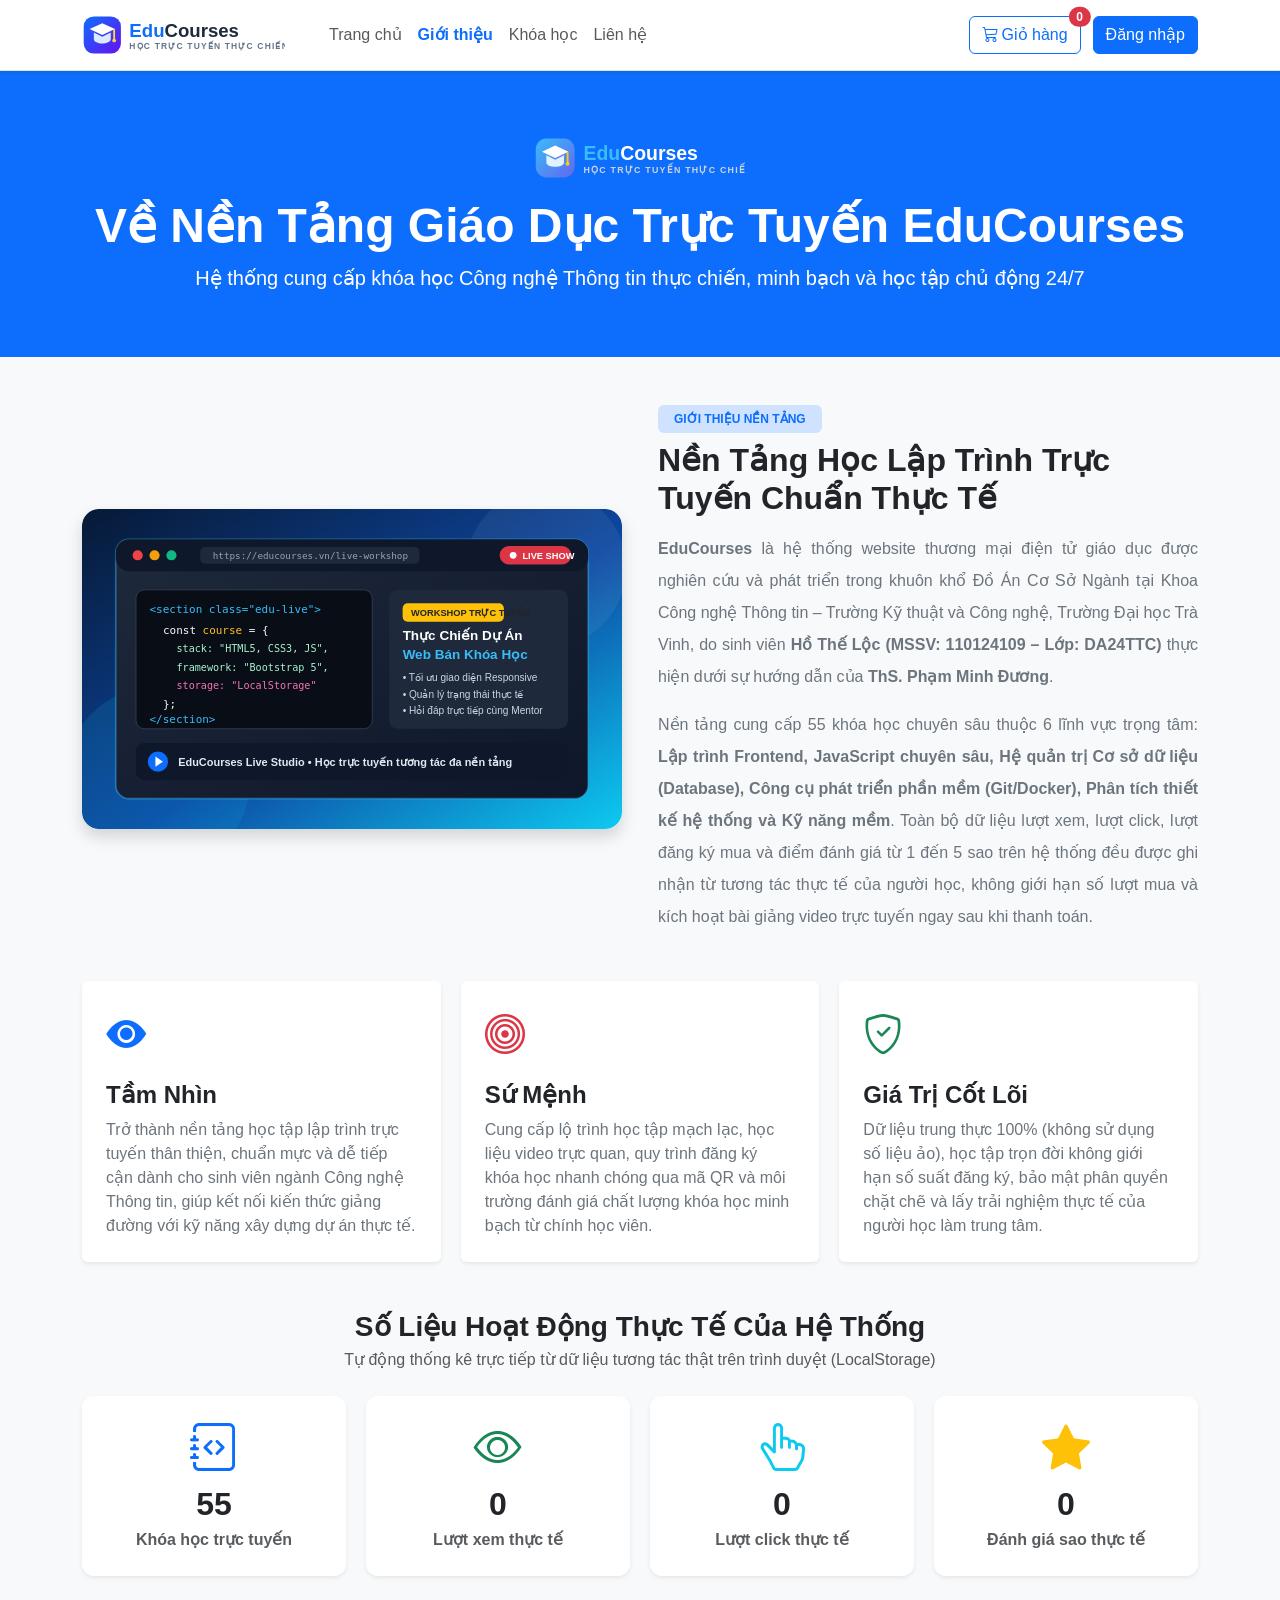
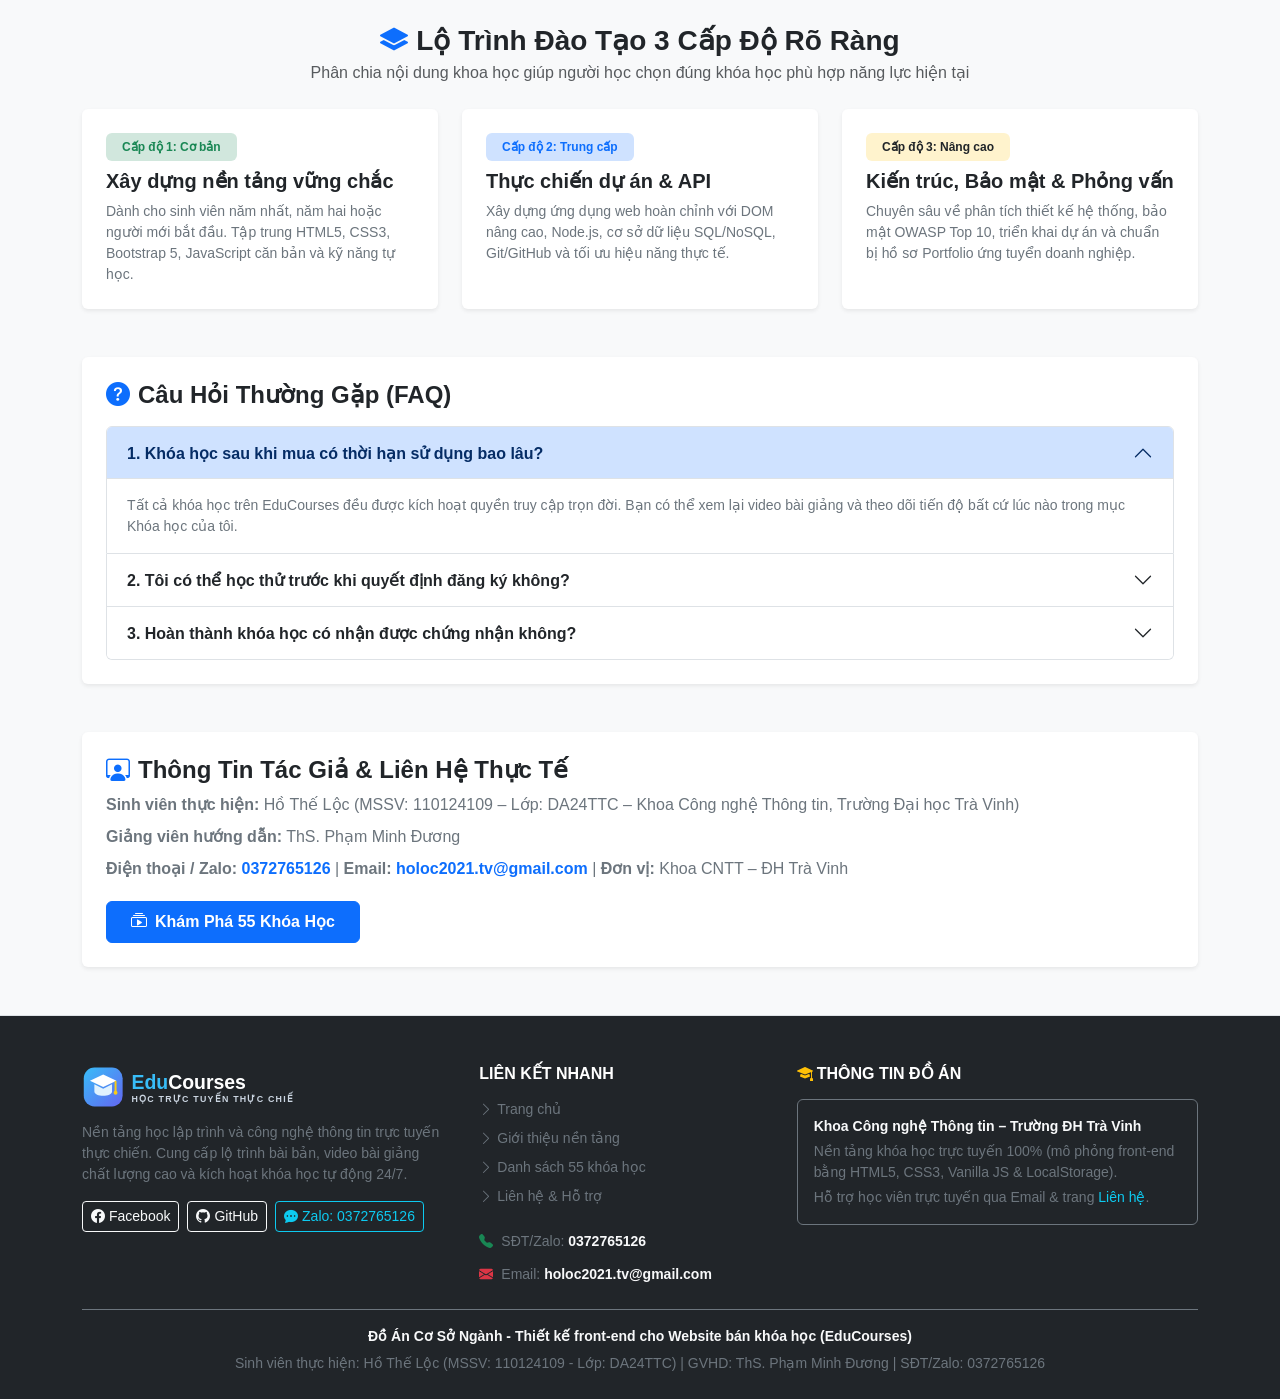
<file: src/about.html>
<!DOCTYPE html>
<html lang="vi">
<head>
    <meta charset="UTF-8">
    <meta name="viewport" content="width=device-width, initial-scale=1.0">
    <title>Giới Thiệu - EduCourses</title>
    <link href="https://cdn.jsdelivr.net/npm/bootstrap@5.3.3/dist/css/bootstrap.min.css" rel="stylesheet">
    <link href="https://cdn.jsdelivr.net/npm/bootstrap-icons@1.11.3/font/bootstrap-icons.min.css" rel="stylesheet">
    <link rel="stylesheet" href="css/style.css">
</head>
<body class="bg-light">

    <header>
        <nav class="navbar navbar-expand-lg navbar-light bg-white border-bottom sticky-top shadow-sm">
            <div class="container thanh-menu-dau-trang">
                <a class="navbar-brand d-flex align-items-center" href="index.html">
                    <img src="assets/images/logo.svg" alt="EduCourses Logo" class="anh-logo-thuong-hieu">
                </a>
                <button class="navbar-toggler" type="button" data-bs-toggle="collapse" data-bs-target="#thanh-menu-chinh" aria-label="Mở menu">
                    <i class="navbar-toggler-icon d-inline-block"></i>
                </button>
                <div class="collapse navbar-collapse" id="thanh-menu-chinh">
                    <ul class="navbar-nav me-auto mb-2 mb-lg-0">
                        <li class="nav-item">
                            <a class="nav-link" href="index.html">Trang chủ</a>
                        </li>
                        <li class="nav-item">
                            <a class="nav-link active fw-semibold text-primary" href="about.html">Giới thiệu</a>
                        </li>
                        <li class="nav-item">
                            <a class="nav-link" href="courses.html">Khóa học</a>
                        </li>
                        <li class="nav-item">
                            <a class="nav-link" href="contact.html">Liên hệ</a>
                        </li>
                    </ul>
                    <div class="nhom-nut-menu-phai">
                        <a href="cart.html" class="btn btn-outline-primary position-relative">
                            <i class="bi bi-cart3 me-1"></i>Giỏ hàng
                            <strong id="so-luong-gio-hang" class="badge bg-danger rounded-pill position-absolute top-0 start-100 translate-middle">0</strong>
                        </a>
                        <a href="login.html" class="btn btn-primary">Đăng nhập</a>
                    </div>
                </div>
            </div>
        </nav>
    </header>

    <main>
        <section class="nen-mau-chu-dao text-white py-5 text-center">
            <div class="container py-3">
                <img src="assets/images/logo-light.svg" alt="EduCourses Logo" class="anh-logo-chan-trang mb-3">
                <h1 class="fw-bold display-5 mb-2">Về Nền Tảng Giáo Dục Trực Tuyến EduCourses</h1>
                <p class="fs-5 mb-0">Hệ thống cung cấp khóa học Công nghệ Thông tin thực chiến, minh bạch và học tập chủ động 24/7</p>
            </div>
        </section>

        <div class="container py-5">
            <!-- Phần 1: Giới thiệu nền tảng (CSS Grid .luoi-gioi-thieu) -->
            <section class="luoi-gioi-thieu mb-5">
                <div>
                    <img src="assets/images/banner-liveshow-1.svg" alt="Giới thiệu nền tảng EduCourses" class="img-fluid rounded-4 shadow">
                </div>
                <article>
                    <div class="badge bg-primary-subtle text-primary fw-bold px-3 py-2 mb-2">GIỚI THIỆU NỀN TẢNG</div>
                    <h2 class="fw-bold text-dark mb-3">Nền Tảng Học Lập Trình Trực Tuyến Chuẩn Thực Tế</h2>
                    <p class="text-secondary lh-lg chu-can-deu mb-3">
                        <strong>EduCourses</strong> là hệ thống website thương mại điện tử giáo dục được nghiên cứu và phát triển trong khuôn khổ Đồ Án Cơ Sở Ngành tại Khoa Công nghệ Thông tin – Trường Kỹ thuật và Công nghệ, Trường Đại học Trà Vinh, do sinh viên <strong>Hồ Thế Lộc (MSSV: 110124109 – Lớp: DA24TTC)</strong> thực hiện dưới sự hướng dẫn của <strong>ThS. Phạm Minh Đương</strong>.
                    </p>
                    <p class="text-secondary lh-lg chu-can-deu mb-0">
                        Nền tảng cung cấp 55 khóa học chuyên sâu thuộc 6 lĩnh vực trọng tâm: <strong>Lập trình Frontend, JavaScript chuyên sâu, Hệ quản trị Cơ sở dữ liệu (Database), Công cụ phát triển phần mềm (Git/Docker), Phân tích thiết kế hệ thống và Kỹ năng mềm</strong>. Toàn bộ dữ liệu lượt xem, lượt click, lượt đăng ký mua và điểm đánh giá từ 1 đến 5 sao trên hệ thống đều được ghi nhận từ tương tác thực tế của người học, không giới hạn số lượt mua và kích hoạt bài giảng video trực tuyến ngay sau khi thanh toán.
                    </p>
                </article>
            </section>

            <!-- Phần 2: Tầm nhìn, Sứ mệnh & Giá trị cốt lõi (CSS Grid .luoi-gia-tri-cot-loi + <article>) -->
            <section class="luoi-gia-tri-cot-loi mb-5">
                <article class="card border-0 shadow-sm h-100 p-4">
                    <div class="mb-3"><i class="bi bi-eye-fill text-primary fs-1"></i></div>
                    <h4 class="fw-bold mb-2">Tầm Nhìn</h4>
                    <p class="text-secondary mb-0">
                        Trở thành nền tảng học tập lập trình trực tuyến thân thiện, chuẩn mực và dễ tiếp cận dành cho sinh viên ngành Công nghệ Thông tin, giúp kết nối kiến thức giảng đường với kỹ năng xây dựng dự án thực tế.
                    </p>
                </article>
                <article class="card border-0 shadow-sm h-100 p-4">
                    <div class="mb-3"><i class="bi bi-bullseye text-danger fs-1"></i></div>
                    <h4 class="fw-bold mb-2">Sứ Mệnh</h4>
                    <p class="text-secondary mb-0">
                        Cung cấp lộ trình học tập mạch lạc, học liệu video trực quan, quy trình đăng ký khóa học nhanh chóng qua mã QR và môi trường đánh giá chất lượng khóa học minh bạch từ chính học viên.
                    </p>
                </article>
                <article class="card border-0 shadow-sm h-100 p-4">
                    <div class="mb-3"><i class="bi bi-shield-check text-success fs-1"></i></div>
                    <h4 class="fw-bold mb-2">Giá Trị Cốt Lõi</h4>
                    <p class="text-secondary mb-0">
                        Dữ liệu trung thực 100% (không sử dụng số liệu ảo), học tập trọn đời không giới hạn số suất đăng ký, bảo mật phân quyền chặt chẽ và lấy trải nghiệm thực tế của người học làm trung tâm.
                    </p>
                </article>
            </section>

            <!-- Phần 3: Số liệu thực tế tự động đồng bộ từ LocalStorage (CSS Grid .luoi-chi-so-quan-tri) -->
            <section class="mb-5">
                <div class="text-center mb-4">
                    <h3 class="fw-bold mb-1">Số Liệu Hoạt Động Thực Tế Của Hệ Thống</h3>
                    <p class="text-muted mb-0">Tự động thống kê trực tiếp từ dữ liệu tương tác thật trên trình duyệt (LocalStorage)</p>
                </div>
                <div class="luoi-chi-so-quan-tri text-center">
                    <article class="card border-0 shadow-sm py-4 the-thong-ke h-100">
                        <i class="bi bi-journal-code text-primary display-5 mb-2"></i>
                        <h2 id="thong-ke-gioi-thieu-khoa-hoc" class="fw-bold text-dark mb-1">55</h2>
                        <div class="text-muted fw-semibold">Khóa học trực tuyến</div>
                    </article>
                    <article class="card border-0 shadow-sm py-4 the-thong-ke h-100">
                        <i class="bi bi-eye text-success display-5 mb-2"></i>
                        <h2 id="thong-ke-gioi-thieu-luot-xem" class="fw-bold text-dark mb-1">0</h2>
                        <div class="text-muted fw-semibold">Lượt xem thực tế</div>
                    </article>
                    <article class="card border-0 shadow-sm py-4 the-thong-ke h-100">
                        <i class="bi bi-hand-index-thumb text-info display-5 mb-2"></i>
                        <h2 id="thong-ke-gioi-thieu-luot-click" class="fw-bold text-dark mb-1">0</h2>
                        <div class="text-muted fw-semibold">Lượt click thực tế</div>
                    </article>
                    <article class="card border-0 shadow-sm py-4 the-thong-ke h-100">
                        <i class="bi bi-star-fill text-warning display-5 mb-2"></i>
                        <h2 id="thong-ke-gioi-thieu-danh-gia" class="fw-bold text-dark mb-1">0</h2>
                        <div class="text-muted fw-semibold">Đánh giá sao thực tế</div>
                    </article>
                </div>
            </section>


            <!-- Phần 3B: Lộ trình đào tạo 3 cấp độ & Câu hỏi thường gặp -->
            <section class="mb-5">
                <div class="text-center mb-4">
                    <h3 class="fw-bold mb-1"><i class="bi bi-layers-fill text-primary me-2"></i>Lộ Trình Đào Tạo 3 Cấp Độ Rõ Ràng</h3>
                    <p class="text-muted mb-0">Phân chia nội dung khoa học giúp người học chọn đúng khóa học phù hợp năng lực hiện tại</p>
                </div>
                <div class="row g-4 mb-5">
                    <div class="col-md-4">
                        <article class="card border-0 shadow-sm h-100 p-4">
                            <div class="badge bg-success-subtle text-success fw-bold mb-2 align-self-start px-3 py-2">Cấp độ 1: Cơ bản</div>
                            <h5 class="fw-bold mb-2">Xây dựng nền tảng vững chắc</h5>
                            <p class="text-secondary small mb-0">Dành cho sinh viên năm nhất, năm hai hoặc người mới bắt đầu. Tập trung HTML5, CSS3, Bootstrap 5, JavaScript căn bản và kỹ năng tự học.</p>
                        </article>
                    </div>
                    <div class="col-md-4">
                        <article class="card border-0 shadow-sm h-100 p-4">
                            <div class="badge bg-primary-subtle text-primary fw-bold mb-2 align-self-start px-3 py-2">Cấp độ 2: Trung cấp</div>
                            <h5 class="fw-bold mb-2">Thực chiến dự án &amp; API</h5>
                            <p class="text-secondary small mb-0">Xây dựng ứng dụng web hoàn chỉnh với DOM nâng cao, Node.js, cơ sở dữ liệu SQL/NoSQL, Git/GitHub và tối ưu hiệu năng thực tế.</p>
                        </article>
                    </div>
                    <div class="col-md-4">
                        <article class="card border-0 shadow-sm h-100 p-4">
                            <div class="badge bg-warning-subtle text-dark fw-bold mb-2 align-self-start px-3 py-2">Cấp độ 3: Nâng cao</div>
                            <h5 class="fw-bold mb-2">Kiến trúc, Bảo mật &amp; Phỏng vấn</h5>
                            <p class="text-secondary small mb-0">Chuyên sâu về phân tích thiết kế hệ thống, bảo mật OWASP Top 10, triển khai dự án và chuẩn bị hồ sơ Portfolio ứng tuyển doanh nghiệp.</p>
                        </article>
                    </div>
                </div>

                <div class="card border-0 shadow-sm p-4">
                    <h4 class="fw-bold mb-3"><i class="bi bi-question-circle-fill text-primary me-2"></i>Câu Hỏi Thường Gặp (FAQ)</h4>
                    <div class="accordion" id="hop-hoi-dap-gioi-thieu">
                        <div class="accordion-item">
                            <h2 class="accordion-header">
                                <button class="accordion-button fw-semibold" type="button" data-bs-toggle="collapse" data-bs-target="#faq-cau-1">
                                    1. Khóa học sau khi mua có thời hạn sử dụng bao lâu?
                                </button>
                            </h2>
                            <div id="faq-cau-1" class="accordion-collapse collapse show" data-bs-parent="#hop-hoi-dap-gioi-thieu">
                                <div class="accordion-body text-secondary small">
                                    Tất cả khóa học trên EduCourses đều được kích hoạt quyền truy cập trọn đời. Bạn có thể xem lại video bài giảng và theo dõi tiến độ bất cứ lúc nào trong mục Khóa học của tôi.
                                </div>
                            </div>
                        </div>
                        <div class="accordion-item">
                            <h2 class="accordion-header">
                                <button class="accordion-button collapsed fw-semibold" type="button" data-bs-toggle="collapse" data-bs-target="#faq-cau-2">
                                    2. Tôi có thể học thử trước khi quyết định đăng ký không?
                                </button>
                            </h2>
                            <div id="faq-cau-2" class="accordion-collapse collapse" data-bs-parent="#hop-hoi-dap-gioi-thieu">
                                <div class="accordion-body text-secondary small">
                                    Có. Tại trang chi tiết của mỗi khóa học đều có nút "Học thử bài 1 (Miễn phí)", đồng thời hệ thống còn có các khóa học miễn phí 0đ để bạn trải nghiệm trọn vẹn quy trình học tập.
                                </div>
                            </div>
                        </div>
                        <div class="accordion-item">
                            <h2 class="accordion-header">
                                <button class="accordion-button collapsed fw-semibold" type="button" data-bs-toggle="collapse" data-bs-target="#faq-cau-3">
                                    3. Hoàn thành khóa học có nhận được chứng nhận không?
                                </button>
                            </h2>
                            <div id="faq-cau-3" class="accordion-collapse collapse" data-bs-parent="#hop-hoi-dap-gioi-thieu">
                                <div class="accordion-body text-secondary small">
                                    Khi hoàn thành 100% tiến độ trong mục Khóa học của tôi, hệ thống sẽ tự động cấp Chứng nhận hoàn thành kèm mã số riêng và hỗ trợ in hoặc lưu PDF trực tiếp.
                                </div>
                            </div>
                        </div>
                    </div>
                </div>
            </section>

            <!-- Phần 4: Thông tin tác giả & liên hệ thực tế -->
            <section class="card border-0 shadow-sm p-4">
                <div class="tieu-de-khu-vuc-flex mb-0">
                    <div>
                        <h4 class="fw-bold mb-2"><i class="bi bi-person-workspace text-primary me-2"></i>Thông Tin Tác Giả & Liên Hệ Thực Tế</h4>
                        <p class="text-secondary mb-2">
                            <strong>Sinh viên thực hiện:</strong> Hồ Thế Lộc (MSSV: 110124109 – Lớp: DA24TTC – Khoa Công nghệ Thông tin, Trường Đại học Trà Vinh)
                        </p>
                        <p class="text-secondary mb-2">
                            <strong>Giảng viên hướng dẫn:</strong> ThS. Phạm Minh Đương
                        </p>
                        <p class="text-secondary mb-0">
                            <strong>Điện thoại / Zalo:</strong> <a href="https://zalo.me" target="_blank" rel="noopener" class="fw-semibold text-decoration-none">0372765126</a> |
                            <strong>Email:</strong> <a href="mailto:holoc2021.tv@gmail.com" class="fw-semibold text-decoration-none">holoc2021.tv@gmail.com</a> | <strong>Đơn vị:</strong> Khoa CNTT – ĐH Trà Vinh
                        </p>
                    </div>
                    <div>
                        <a href="courses.html" class="btn btn-primary fw-bold px-4 py-2">
                            <i class="bi bi-collection-play me-2"></i>Khám Phá 55 Khóa Học
                        </a>
                    </div>
                </div>
            </section>
        </div>
    </main>

    <footer class="bg-dark text-light pt-5 pb-4 mt-auto border-top">
        <div class="container">
            <div class="bo-cuc-chan-trang pb-4 border-bottom border-secondary">
                <section class="cot-thuong-hieu-chan-trang">
                    <a href="index.html" class="d-inline-block">
                        <img src="assets/images/logo-light.svg" alt="EduCourses Logo" class="anh-logo-chan-trang">
                    </a>
                    <p class="text-secondary small mb-1">
                        Nền tảng học lập trình và công nghệ thông tin trực tuyến thực chiến. Cung cấp lộ trình bài bản, video bài giảng chất lượng cao và kích hoạt khóa học tự động 24/7.
                    </p>
                    <div class="nhom-mang-xa-hoi-chan-trang">
                        <a href="https://facebook.com" target="_blank" rel="noopener" class="btn btn-outline-light btn-sm" title="Facebook">
                            <i class="bi bi-facebook me-1"></i>Facebook
                        </a>
                        <a href="https://github.com" target="_blank" rel="noopener" class="btn btn-outline-light btn-sm" title="GitHub">
                            <i class="bi bi-github me-1"></i>GitHub
                        </a>
                        <a href="https://zalo.me" target="_blank" rel="noopener" class="btn btn-outline-info btn-sm" title="Zalo: 0372765126">
                            <i class="bi bi-chat-dots-fill me-1"></i>Zalo: 0372765126
                        </a>
                    </div>
                </section>

                <nav class="cot-lien-ket-chan-trang" aria-label="Liên kết chân trang">
                    <h6 class="fw-bold text-white text-uppercase mb-2">Liên Kết Nhanh</h6>
                    <ul class="list-unstyled small mb-2">
                        <li class="mb-2"><a href="index.html" class="text-secondary text-decoration-none"><i class="bi bi-chevron-right me-1"></i>Trang chủ</a></li>
                        <li class="mb-2"><a href="about.html" class="text-secondary text-decoration-none"><i class="bi bi-chevron-right me-1"></i>Giới thiệu nền tảng</a></li>
                        <li class="mb-2"><a href="courses.html" class="text-secondary text-decoration-none"><i class="bi bi-chevron-right me-1"></i>Danh sách 55 khóa học</a></li>
                        <li class="mb-2"><a href="contact.html" class="text-secondary text-decoration-none"><i class="bi bi-chevron-right me-1"></i>Liên hệ & Hỗ trợ</a></li>
                    </ul>
                    <div class="small text-secondary mb-1">
                        <i class="bi bi-telephone-fill text-success me-2"></i>SĐT/Zalo: <a href="https://zalo.me" target="_blank" rel="noopener" class="text-light fw-semibold text-decoration-none">0372765126</a>
                    </div>
                    <div class="small text-secondary">
                        <i class="bi bi-envelope-fill text-danger me-2"></i>Email: <a href="mailto:holoc2021.tv@gmail.com" class="text-light fw-semibold text-decoration-none">holoc2021.tv@gmail.com</a>
                    </div>
                </nav>

                <aside class="cot-ban-do-chan-trang">
                    <div class="d-flex justify-content-between align-items-center mb-2">
                        <h6 class="fw-bold text-white text-uppercase mb-0"><i class="bi bi-mortarboard-fill text-warning me-1"></i>Thông Tin Đồ Án</h6>
                        
                    </div>
                    <div class="p-3 rounded border border-secondary bg-dark text-secondary small">
                        <div class="text-light fw-semibold mb-1">Khoa Công nghệ Thông tin – Trường ĐH Trà Vinh</div>
                        <div class="mb-1">Nền tảng khóa học trực tuyến 100% (mô phỏng front-end bằng HTML5, CSS3, Vanilla JS &amp; LocalStorage).</div>
                        <div>Hỗ trợ học viên trực tuyến qua Email &amp; trang <a href="contact.html" class="text-info text-decoration-none">Liên hệ</a>.</div>
                    </div>
                </aside>
            </div>

            <div class="text-center pt-3">
                <p class="mb-1 fw-semibold small text-light">Đồ Án Cơ Sở Ngành - Thiết kế front-end cho Website bán khóa học (EduCourses)</p>
                <small class="text-secondary">Sinh viên thực hiện: Hồ Thế Lộc (MSSV: 110124109 - Lớp: DA24TTC) | GVHD: ThS. Phạm Minh Đương | SĐT/Zalo: 0372765126</small>
            </div>
        </div>
    </footer>

    <script src="https://cdn.jsdelivr.net/npm/bootstrap@5.3.3/dist/js/bootstrap.bundle.min.js"></script>
    <script src="js/storage.js"></script>
    <script src="js/data.js"></script>
    <script src="js/auth.js"></script>
    <script src="js/about.js"></script>
</body>
</html>
</file>
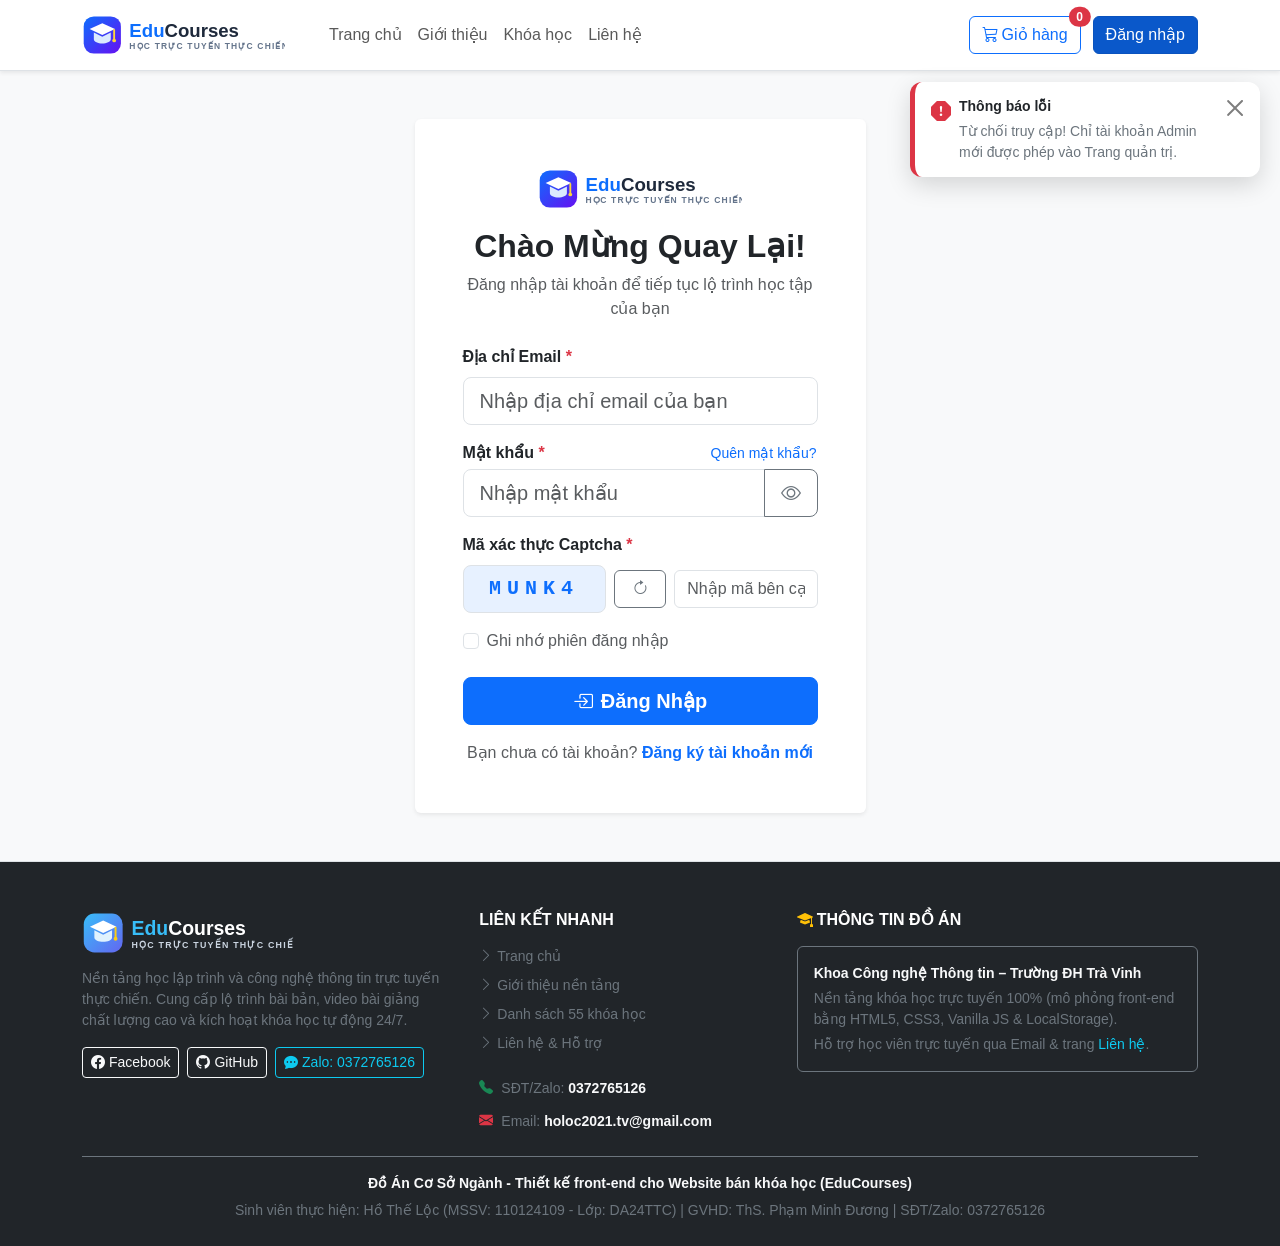
<file: src/admin.html>
<!DOCTYPE html>
<html lang="vi">
<head>
    <meta charset="UTF-8">
    <meta name="viewport" content="width=device-width, initial-scale=1.0">
    <title>Trang Quản Trị Hệ Thống (Admin Dashboard) - EduCourses</title>
    <link href="https://cdn.jsdelivr.net/npm/bootstrap@5.3.3/dist/css/bootstrap.min.css" rel="stylesheet">
    <link href="https://cdn.jsdelivr.net/npm/bootstrap-icons@1.11.3/font/bootstrap-icons.min.css" rel="stylesheet">
    <link rel="stylesheet" href="css/style.css">
</head>
<body class="bg-light">
    <header>
        <nav class="navbar navbar-expand-lg navbar-dark bg-dark border-bottom sticky-top shadow-sm">
            <div class="container thanh-menu-dau-trang">
                <a class="navbar-brand d-flex align-items-center" href="index.html">
                    <img src="assets/images/logo-light.svg" alt="EduCourses Admin Logo" class="anh-logo-thuong-hieu me-2">
                    <div class="badge bg-warning text-dark fw-bold">ADMIN</div>
                </a>
                <button class="navbar-toggler" type="button" data-bs-toggle="collapse" data-bs-target="#thanh-menu-chinh" aria-label="Mở menu">
                    <i class="navbar-toggler-icon d-inline-block"></i>
                </button>
                <div class="collapse navbar-collapse" id="thanh-menu-chinh">
                    <div class="me-auto"></div>
                    <div class="nhom-nut-menu-phai">
                        <div class="d-inline-flex align-items-center">
                            <a href="login.html" class="btn btn-primary btn-sm fw-semibold">Đăng nhập</a>
                        </div>
                    </div>
                </div>
            </div>
        </nav>
    </header>

    <main class="py-4">
        <div class="container">
            <!-- PHẦN ĐẦU: TIÊU ĐỀ KHU VỰC QUẢN TRỊ HỆ THỐNG -->
            <section class="d-flex flex-wrap justify-content-between align-items-center gap-2 mb-3">
                <div>
                    <h2 class="fw-bold mb-1"><i class="bi bi-speedometer2 text-primary me-2"></i>Quản Trị Hệ Thống</h2>
                    <p class="text-muted small mb-0">Tổng quan thống kê số liệu thực tế và quản lý toàn bộ dữ liệu nền tảng EduCourses</p>
                </div>
                <div class="badge bg-dark text-warning px-3 py-2 fw-semibold">
                    <i class="bi bi-shield-lock-fill me-1"></i>Khu vực Quản trị viên
                </div>
            </section>

            <!-- BỘ LỌC THỐNG KÊ SỐ LIỆU THỰC TẾ THEO NGÀY / THÁNG / NĂM -->
            <section class="card border-0 shadow-sm mb-4">
                <div class="card-body p-4">
                    <div class="row g-3 align-items-end">
                        <div class="col-lg-4">
                            <h4 class="fw-bold mb-1"><i class="bi bi-bar-chart-line-fill text-primary me-2"></i>Thống Kê Số Liệu Thực Tế</h4>
                            <p class="text-muted small mb-1">Lọc doanh thu, lượt mua, lượt xem, lượt click và đánh giá theo thời gian thực</p>
                            <div id="dong-ho-thoi-gian-thuc" class="badge bg-primary-subtle text-primary fw-semibold">Thời gian thực: đang tải...</div>
                        </div>

                        <div class="col-md-3">
                            <label for="loai-loc-thoi-gian" class="form-label fw-semibold small text-secondary mb-1">Chế độ lọc thời gian</label>
                            <select id="loai-loc-thoi-gian" class="form-select">
                                <option value="ALL">Tất cả thời gian</option>
                                <option value="DAY">Lọc theo Ngày</option>
                                <option value="MONTH">Lọc theo Tháng</option>
                                <option value="YEAR">Lọc theo Năm</option>
                            </select>
                        </div>

                        <div id="khung-chon-ngay-loc" class="col-md-3 d-none">
                            <label for="o-chon-ngay-loc" class="form-label fw-semibold small text-secondary mb-1">Chọn Ngày</label>
                            <input type="date" id="o-chon-ngay-loc" class="form-control">
                        </div>

                        <div id="khung-chon-thang-loc" class="col-md-2 d-none">
                            <label for="o-chon-thang-loc" class="form-label fw-semibold small text-secondary mb-1">Chọn Tháng</label>
                            <select id="o-chon-thang-loc" class="form-select">
                                <option value="01">Tháng 01</option>
                                <option value="02">Tháng 02</option>
                                <option value="03">Tháng 03</option>
                                <option value="04">Tháng 04</option>
                                <option value="05">Tháng 05</option>
                                <option value="06">Tháng 06</option>
                                <option value="07">Tháng 07</option>
                                <option value="08">Tháng 08</option>
                                <option value="09">Tháng 09</option>
                                <option value="10">Tháng 10</option>
                                <option value="11">Tháng 11</option>
                                <option value="12">Tháng 12</option>
                            </select>
                        </div>

                        <div id="khung-chon-nam-loc" class="col-md-2 d-none">
                            <label for="o-chon-nam-loc" class="form-label fw-semibold small text-secondary mb-1">Chọn Năm</label>
                            <select id="o-chon-nam-loc" class="form-select">
                                <option value="2024">Năm 2024</option>
                                <option value="2025">Năm 2025</option>
                                <option value="2026" selected>Năm 2026</option>
                                <option value="2027">Năm 2027</option>
                            </select>
                        </div>

                        <div class="col-md-auto d-flex flex-wrap gap-2">
                            <button type="button" id="nut-loc-hom-nay-thoi-gian-thuc" class="btn btn-outline-success fw-semibold">
                                <i class="bi bi-clock-history me-1"></i>Hôm nay
                            </button>
                            <button type="button" id="nut-ap-dung-bo-loc-thong-ke" class="btn btn-primary fw-semibold">
                                <i class="bi bi-funnel-fill me-1"></i>Áp dụng
                            </button>
                            <button type="button" id="nut-dat-lai-bo-loc-thong-ke" class="btn btn-outline-secondary">
                                Đặt lại
                            </button>
                        </div>
                    </div>
                </div>
            </section>

            <!-- HÀNG 4 KPI CARDS (CSS Grid .luoi-chi-so-quan-tri + <article>) -->
            <section class="luoi-chi-so-quan-tri mb-4">
                <article class="card border-0 shadow-sm the-thong-ke h-100">
                    <div class="card-body p-4 thong-tin-phu-khoa-hoc">
                        <div>
                            <div class="text-muted small fw-semibold text-uppercase mb-1">Doanh thu thực tế</div>
                            <h3 id="thong-ke-tong-doanh-thu" class="fw-bold text-danger mb-1">0đ</h3>
                            <small id="thong-ke-tong-don-hang" class="text-secondary fw-semibold">0 đơn (0 lượt mua)</small>
                        </div>
                        <i class="bi bi-cash-coin text-danger display-5"></i>
                    </div>
                </article>

                <article class="card border-0 shadow-sm the-thong-ke h-100">
                    <div class="card-body p-4 thong-tin-phu-khoa-hoc">
                        <div>
                            <div class="text-muted small fw-semibold text-uppercase mb-1">Lượt xem & Click thật</div>
                            <h3 id="thong-ke-tong-luot-xem" class="fw-bold text-primary mb-1">0 lượt xem</h3>
                            <small id="thong-ke-tong-luot-click" class="text-success fw-semibold">0 lượt click thực tế</small>
                        </div>
                        <i class="bi bi-graph-up-arrow text-primary display-5"></i>
                    </div>
                </article>

                <article class="card border-0 shadow-sm the-thong-ke h-100">
                    <div class="card-body p-4 thong-tin-phu-khoa-hoc">
                        <div>
                            <div class="text-muted small fw-semibold text-uppercase mb-1">Đánh giá chất lượng</div>
                            <h4 id="thong-ke-tong-danh-gia" class="fw-bold text-warning mb-1">0 đánh giá</h4>
                            <small class="text-muted">Chấm điểm 1 - 5 sao thực tế</small>
                        </div>
                        <i class="bi bi-star-fill text-warning display-5"></i>
                    </div>
                </article>

                <article class="card border-0 shadow-sm the-thong-ke h-100">
                    <div class="card-body p-4 thong-tin-phu-khoa-hoc">
                        <div>
                            <div class="text-muted small fw-semibold text-uppercase mb-1">Quy mô hệ thống</div>
                            <h4 id="thong-ke-tong-nguoi-dung" class="fw-bold text-success mb-1">0 tài khoản</h4>
                            <small class="text-muted">55 khóa học – Đồng bộ LocalStorage</small>
                        </div>
                        <i class="bi bi-people-fill text-success display-5"></i>
                    </div>
                </article>
            </section>

            <!-- HÀNG 2 CỘT PHÂN TÍCH: TRÁI HIỆU SUẤT 6 DANH MỤC, PHẢI TOP 5 KHÓA HỌC NỔI BẬT -->
            <section class="luoi-phan-tich-quan-tri mb-5">
                <article class="card border-0 shadow-sm h-100">
                    <div class="card-body p-4">
                        <h5 class="fw-bold mb-3"><i class="bi bi-pie-chart-fill text-primary me-2"></i>Hiệu Suất Theo 6 Danh Mục</h5>
                        <div id="khung-thong-ke-danh-muc-quan-tri"></div>
                    </div>
                </article>

                <article class="card border-0 shadow-sm h-100">
                    <div class="card-body p-4">
                        <h5 class="fw-bold mb-3"><i class="bi bi-trophy-fill text-warning me-2"></i>Top 5 Khóa Học Nổi Bật</h5>
                        <div class="table-responsive">
                            <table class="table table-sm table-hover align-middle mb-0">
                                <thead class="table-light">
                                    <tr>
                                        <th>Mã KH</th>
                                        <th>Tên khóa học</th>
                                        <th class="text-center">Xem</th>
                                        <th class="text-center">Click</th>
                                        <th class="text-center">Mua</th>
                                        <th class="text-end">Đánh giá</th>
                                    </tr>
                                </thead>
                                <tbody id="bang-top-khoa-hoc-quan-tri"></tbody>
                            </table>
                        </div>
                    </div>
                </article>
            </section>

            <!-- PHẦN DƯỚI: QUẢN LÝ DỮ LIỆU (5 TABS) -->
            <section class="mb-4">
                <div class="d-flex flex-wrap justify-content-between align-items-center gap-2 mb-3">
                    <div>
                        <h4 class="fw-bold mb-1"><i class="bi bi-database-gear text-primary me-2"></i>Quản Lý Dữ Liệu</h4>
                        <p class="text-muted small mb-0">Quản trị khóa học, tài khoản học viên, đơn hàng, đánh giá sao và liên hệ khách hàng</p>
                    </div>
                </div>

                <ul class="nav nav-pills thanh-tab-quan-tri bg-white p-2 rounded shadow-sm mb-4" id="thanh-chuyen-tab-quan-tri" role="tablist">
                    <li class="nav-item" role="presentation">
                        <button class="nav-link active" id="nut-tab-quan-ly-khoa-hoc" data-bs-toggle="pill" data-bs-target="#khung-tab-khoa-hoc" type="button" role="tab">
                            <i class="bi bi-collection-play me-1"></i>1. Quản lý Khóa học
                        </button>
                    </li>
                    <li class="nav-item" role="presentation">
                        <button class="nav-link" id="nut-tab-quan-ly-nguoi-dung" data-bs-toggle="pill" data-bs-target="#khung-tab-nguoi-dung" type="button" role="tab">
                            <i class="bi bi-person-badge me-1"></i>2. Quản lý Tài khoản
                        </button>
                    </li>
                    <li class="nav-item" role="presentation">
                        <button class="nav-link" id="nut-tab-quan-ly-don-hang" data-bs-toggle="pill" data-bs-target="#khung-tab-don-hang" type="button" role="tab">
                            <i class="bi bi-cart-check me-1"></i>3. Quản lý Đơn hàng
                        </button>
                    </li>
                    <li class="nav-item" role="presentation">
                        <button class="nav-link" id="nut-tab-quan-ly-danh-gia" data-bs-toggle="pill" data-bs-target="#khung-tab-danh-gia" type="button" role="tab">
                            <i class="bi bi-star-half me-1"></i>4. Đánh giá sao
                        </button>
                    </li>
                    <li class="nav-item" role="presentation">
                        <button class="nav-link" id="nut-tab-quan-ly-lien-he" data-bs-toggle="pill" data-bs-target="#khung-tab-lien-he" type="button" role="tab">
                            <i class="bi bi-envelope-paper me-1"></i>5. Liên hệ khách hàng
                        </button>
                    </li>
                </ul>

                <div class="tab-content" id="noi-dung-tab-quan-tri">
                    <div class="tab-pane fade show active" id="khung-tab-khoa-hoc" role="tabpanel">
                        <div class="card border-0 shadow-sm">
                            <div class="card-body p-4">
                                <div class="thanh-cong-cu-khoa-hoc">
                                    <div class="col-12 col-md-5">
                                        <div class="input-group">
                                            <div class="input-group-text bg-light"><i class="bi bi-search"></i></div>
                                            <input type="text" id="o-tim-khoa-hoc-quan-tri" class="form-control" placeholder="Tìm theo mã, tên khóa học hoặc giảng viên...">
                                        </div>
                                    </div>
                                    <div>
                                        <button type="button" class="btn btn-primary fw-bold" id="nut-mo-them-khoa-hoc">
                                            <i class="bi bi-plus-lg me-1"></i>Thêm Khóa Học Mới
                                        </button>
                                    </div>
                                </div>

                                <div class="table-responsive">
                                    <table class="table table-hover align-middle mb-0">
                                        <thead class="table-light">
                                            <tr>
                                                <th>Mã KH</th>
                                                <th>Khóa học</th>
                                                <th>Danh mục</th>
                                                <th>Học phí</th>
                                                <th class="text-center">Chỉ số thực tế</th>
                                                <th class="text-center">Đánh giá TB</th>
                                                <th class="text-end">Thao tác</th>
                                            </tr>
                                        </thead>
                                        <tbody id="bang-quan-ly-khoa-hoc"></tbody>
                                    </table>
                                </div>
                            </div>
                        </div>
                    </div>

                    <div class="tab-pane fade" id="khung-tab-nguoi-dung" role="tabpanel">
                        <div class="card border-0 shadow-sm">
                            <div class="card-body p-4">
                                <div class="thong-tin-phu-khoa-hoc mb-3">
                                    <h5 class="fw-bold mb-0">Danh Sách Tài Khoản Hệ Thống</h5>
                                    <small class="text-muted">Chỉ duy nhất tài khoản Admin (admin@gmail.com) có quyền quản trị</small>
                                </div>
                                <div class="table-responsive">
                                    <table class="table table-hover align-middle mb-0">
                                        <thead class="table-light">
                                            <tr>
                                                <th>Mã User</th>
                                                <th>Họ và tên</th>
                                                <th>Email</th>
                                                <th>Số điện thoại</th>
                                                <th>Vai trò</th>
                                                <th class="text-end">Thao tác</th>
                                            </tr>
                                        </thead>
                                        <tbody id="bang-quan-ly-nguoi-dung"></tbody>
                                    </table>
                                </div>
                            </div>
                        </div>
                    </div>

                    <div class="tab-pane fade" id="khung-tab-don-hang" role="tabpanel">
                        <div class="card border-0 shadow-sm">
                            <div class="card-body p-4">
                                <div class="thong-tin-phu-khoa-hoc mb-3">
                                    <h5 class="fw-bold mb-0">Lịch Sử Giao Dịch & Đơn Hàng Thực Tế</h5>
                                    <small class="text-muted">Tự động lọc theo khoảng thời gian đang chọn ở trên</small>
                                </div>
                                <div class="table-responsive">
                                    <table class="table table-hover align-middle mb-0">
                                        <thead class="table-light">
                                            <tr>
                                                <th>Mã ĐH</th>
                                                <th>Khách hàng</th>
                                                <th>Chi tiết khóa học</th>
                                                <th>Phương thức</th>
                                                <th>Tổng thanh toán</th>
                                                <th>Trạng thái đơn</th>
                                                <th class="text-end">Thao tác</th>
                                            </tr>
                                        </thead>
                                        <tbody id="bang-quan-ly-don-hang"></tbody>
                                    </table>
                                </div>
                            </div>
                        </div>
                    </div>

                    <div class="tab-pane fade" id="khung-tab-danh-gia" role="tabpanel">
                        <div class="card border-0 shadow-sm">
                            <div class="card-body p-4">
                                <div class="thong-tin-phu-khoa-hoc mb-3">
                                    <h5 class="fw-bold mb-0">Danh Sách Đánh Giá Sao Của Học Viên</h5>
                                    <small class="text-muted">Đọc từ khóa EDU_REVIEWS trong LocalStorage</small>
                                </div>
                                <div class="table-responsive">
                                    <table class="table table-hover align-middle mb-0">
                                        <thead class="table-light">
                                            <tr>
                                                <th>Mã KH</th>
                                                <th>Khóa học</th>
                                                <th>Người đánh giá</th>
                                                <th>Số sao</th>
                                                <th>Nội dung nhận xét</th>
                                                <th class="text-end">Xóa</th>
                                            </tr>
                                        </thead>
                                        <tbody id="bang-quan-ly-danh-gia"></tbody>
                                    </table>
                                </div>
                            </div>
                        </div>
                    </div>

                    <div class="tab-pane fade" id="khung-tab-lien-he" role="tabpanel">
                        <div class="card border-0 shadow-sm">
                            <div class="card-body p-4">
                                <div class="table-responsive">
                                    <table class="table table-hover align-middle mb-0">
                                        <thead class="table-light">
                                            <tr>
                                                <th>Mã LH</th>
                                                <th>Người gửi</th>
                                                <th>Tiêu đề & Nội dung</th>
                                                <th>Trạng thái</th>
                                                <th class="text-end">Thao tác</th>
                                            </tr>
                                        </thead>
                                        <tbody id="bang-quan-ly-lien-he"></tbody>
                                    </table>
                                </div>
                            </div>
                        </div>
                    </div>
                </div>
            </section>
        </div>

        <div class="modal fade" id="hop-thoai-khoa-hoc" tabindex="-1" aria-hidden="true">
            <div class="modal-dialog modal-lg modal-dialog-centered">
                <div class="modal-content border-0 shadow">
                    <div class="modal-header bg-primary text-white">
                        <h5 class="modal-title fw-bold" id="tieu-de-hop-thoai-khoa-hoc">Thêm Khóa Học Mới</h5>
                        <button type="button" class="btn-close btn-close-white" data-bs-dismiss="modal" aria-label="Đóng"></button>
                    </div>
                    <form id="bieu-mau-khoa-hoc-quan-tri">
                        <div class="modal-body p-4">
                            <input type="hidden" id="che-do-sua-khoa-hoc" value="ADD">
                            <div class="row g-3 mb-3">
                                <div class="col-md-4">
                                    <label for="nhap-ma-khoa-hoc" class="form-label fw-semibold">Mã khóa học <div class="text-danger d-inline-block">*</div></label>
                                    <input type="text" class="form-control" id="nhap-ma-khoa-hoc" placeholder="VD: KH56" required>
                                </div>
                                <div class="col-md-8">
                                    <label for="nhap-ten-khoa-hoc" class="form-label fw-semibold">Tên khóa học <div class="text-danger d-inline-block">*</div></label>
                                    <input type="text" class="form-control" id="nhap-ten-khoa-hoc" placeholder="Nhập tên khóa học" required>
                                </div>
                            </div>

                            <div class="row g-3 mb-3">
                                <div class="col-md-6">
                                    <label for="nhap-danh-muc-khoa-hoc" class="form-label fw-semibold">Danh mục chuyên ngành</label>
                                    <select id="nhap-danh-muc-khoa-hoc" class="form-select">
                                        <option value="Frontend">Frontend</option>
                                        <option value="JavaScript">JavaScript</option>
                                        <option value="Database">Database</option>
                                        <option value="Công cụ">Công cụ</option>
                                        <option value="Phân tích hệ thống">Phân tích hệ thống</option>
                                        <option value="Kỹ năng mềm">Kỹ năng mềm</option>
                                    </select>
                                </div>
                                <div class="col-md-6">
                                    <label for="nhap-trinh-do-khoa-hoc" class="form-label fw-semibold">Trình độ</label>
                                    <select id="nhap-trinh-do-khoa-hoc" class="form-select">
                                        <option value="Cơ bản">Cơ bản</option>
                                        <option value="Trung cấp">Trung cấp</option>
                                        <option value="Nâng cao">Nâng cao</option>
                                    </select>
                                </div>
                                <div class="col-md-6">
                                    <label for="nhap-giang-vien-khoa-hoc" class="form-label fw-semibold">Giảng viên phụ trách <div class="text-danger d-inline-block">*</div></label>
                                    <input type="text" class="form-control" id="nhap-giang-vien-khoa-hoc" placeholder="VD: ThS. Phạm Minh Đương" required>
                                </div>
                            </div>

                            <div class="row g-3 mb-3">
                                <div class="col-md-6">
                                    <label for="nhap-gia-goc-khoa-hoc" class="form-label fw-semibold">Giá gốc (VNĐ)</label>
                                    <input type="number" class="form-control" id="nhap-gia-goc-khoa-hoc" min="0" value="600000" required>
                                </div>
                                <div class="col-md-6">
                                    <label for="nhap-gia-ban-khoa-hoc" class="form-label fw-semibold">Giá ưu đãi (VNĐ) <div class="text-danger d-inline-block">*</div></label>
                                    <input type="number" class="form-control" id="nhap-gia-ban-khoa-hoc" min="0" value="299000" required>
                                </div>
                            </div>

                            <div class="mb-3">
                                <label for="nhap-anh-khoa-hoc" class="form-label fw-semibold">Đường dẫn ảnh bìa (URL)</label>
                                <input type="url" class="form-control" id="nhap-anh-khoa-hoc" placeholder="https://images.unsplash.com/..." required>
                            </div>

                            <div class="mb-3">
                                <label for="nhap-mo-ta-khoa-hoc" class="form-label fw-semibold">Mô tả tóm tắt khóa học</label>
                                <textarea class="form-control" id="nhap-mo-ta-khoa-hoc" rows="3" required></textarea>
                            </div>

                            <div class="form-check">
                                <input class="form-check-input" type="checkbox" id="chon-khoa-hoc-noi-bat" checked>
                                <label class="form-check-label fw-semibold" for="chon-khoa-hoc-noi-bat">
                                    Hiển thị ở mục Khóa học nổi bật trên Trang chủ
                                </label>
                            </div>
                        </div>
                        <div class="modal-footer bg-light">
                            <button type="button" class="btn btn-outline-secondary" data-bs-dismiss="modal">Hủy bỏ</button>
                            <button type="submit" class="btn btn-primary fw-bold">Lưu Khóa Học</button>
                        </div>
                    </form>
                </div>
            </div>
        </div>
    </main>

    <footer class="bg-dark text-light pt-5 pb-4 mt-auto border-top">
        <div class="container">
            <div class="bo-cuc-chan-trang pb-4 border-bottom border-secondary">
                <section class="cot-thuong-hieu-chan-trang">
                    <a href="index.html" class="d-inline-block">
                        <img src="assets/images/logo-light.svg" alt="EduCourses Logo" class="anh-logo-chan-trang">
                    </a>
                    <p class="text-secondary small mb-1">
                        Nền tảng học lập trình và công nghệ thông tin trực tuyến thực chiến. Cung cấp lộ trình bài bản, video bài giảng chất lượng cao và kích hoạt khóa học tự động 24/7.
                    </p>
                    <div class="nhom-mang-xa-hoi-chan-trang">
                        <a href="https://facebook.com" target="_blank" rel="noopener" class="btn btn-outline-light btn-sm" title="Facebook">
                            <i class="bi bi-facebook me-1"></i>Facebook
                        </a>
                        <a href="https://github.com" target="_blank" rel="noopener" class="btn btn-outline-light btn-sm" title="GitHub">
                            <i class="bi bi-github me-1"></i>GitHub
                        </a>
                        <a href="https://zalo.me" target="_blank" rel="noopener" class="btn btn-outline-info btn-sm" title="Zalo: 0372765126">
                            <i class="bi bi-chat-dots-fill me-1"></i>Zalo: 0372765126
                        </a>
                    </div>
                </section>

                <nav class="cot-lien-ket-chan-trang" aria-label="Liên kết chân trang">
                    <h6 class="fw-bold text-white text-uppercase mb-2">Liên Kết Nhanh</h6>
                    <ul class="list-unstyled small mb-2">
                        <li class="mb-2"><a href="index.html" class="text-secondary text-decoration-none"><i class="bi bi-chevron-right me-1"></i>Trang chủ</a></li>
                        <li class="mb-2"><a href="about.html" class="text-secondary text-decoration-none"><i class="bi bi-chevron-right me-1"></i>Giới thiệu nền tảng</a></li>
                        <li class="mb-2"><a href="courses.html" class="text-secondary text-decoration-none"><i class="bi bi-chevron-right me-1"></i>Danh sách 55 khóa học</a></li>
                        <li class="mb-2"><a href="contact.html" class="text-secondary text-decoration-none"><i class="bi bi-chevron-right me-1"></i>Liên hệ & Hỗ trợ</a></li>
                    </ul>
                    <div class="small text-secondary mb-1">
                        <i class="bi bi-telephone-fill text-success me-2"></i>SĐT/Zalo: <a href="https://zalo.me" target="_blank" rel="noopener" class="text-light fw-semibold text-decoration-none">0372765126</a>
                    </div>
                    <div class="small text-secondary">
                        <i class="bi bi-envelope-fill text-danger me-2"></i>Email: <a href="mailto:holoc2021.tv@gmail.com" class="text-light fw-semibold text-decoration-none">holoc2021.tv@gmail.com</a>
                    </div>
                </nav>

                <aside class="cot-ban-do-chan-trang">
                    <div class="d-flex justify-content-between align-items-center mb-2">
                        <h6 class="fw-bold text-white text-uppercase mb-0"><i class="bi bi-mortarboard-fill text-warning me-1"></i>Thông Tin Đồ Án</h6>
                    </div>
                    <div class="p-3 rounded border border-secondary bg-dark text-secondary small">
                        <div class="text-light fw-semibold mb-1">Khoa Công nghệ Thông tin – Trường ĐH Trà Vinh</div>
                        <div class="mb-1">Nền tảng khóa học trực tuyến 100% (mô phỏng front-end bằng HTML5, CSS3, Vanilla JS &amp; LocalStorage).</div>
                        <div>Hỗ trợ học viên trực tuyến qua Email &amp; trang <a href="contact.html" class="text-info text-decoration-none">Liên hệ</a>.</div>
                    </div>
                </aside>
            </div>

            <div class="text-center pt-3">
                <p class="mb-1 fw-semibold small text-light">Đồ Án Cơ Sở Ngành - Thiết kế front-end cho Website bán khóa học (EduCourses)</p>
                <small class="text-secondary">Sinh viên thực hiện: Hồ Thế Lộc (MSSV: 110124109 - Lớp: DA24TTC) | GVHD: ThS. Phạm Minh Đương | SĐT/Zalo: 0372765126</small>
            </div>
        </div>
    </footer>

    <script src="https://cdn.jsdelivr.net/npm/bootstrap@5.3.3/dist/js/bootstrap.bundle.min.js"></script>
    <script src="js/storage.js"></script>
    <script src="js/data.js"></script>
    <script src="js/auth.js"></script>
    <script src="js/admin.js"></script>
</body>
</html>
</file>
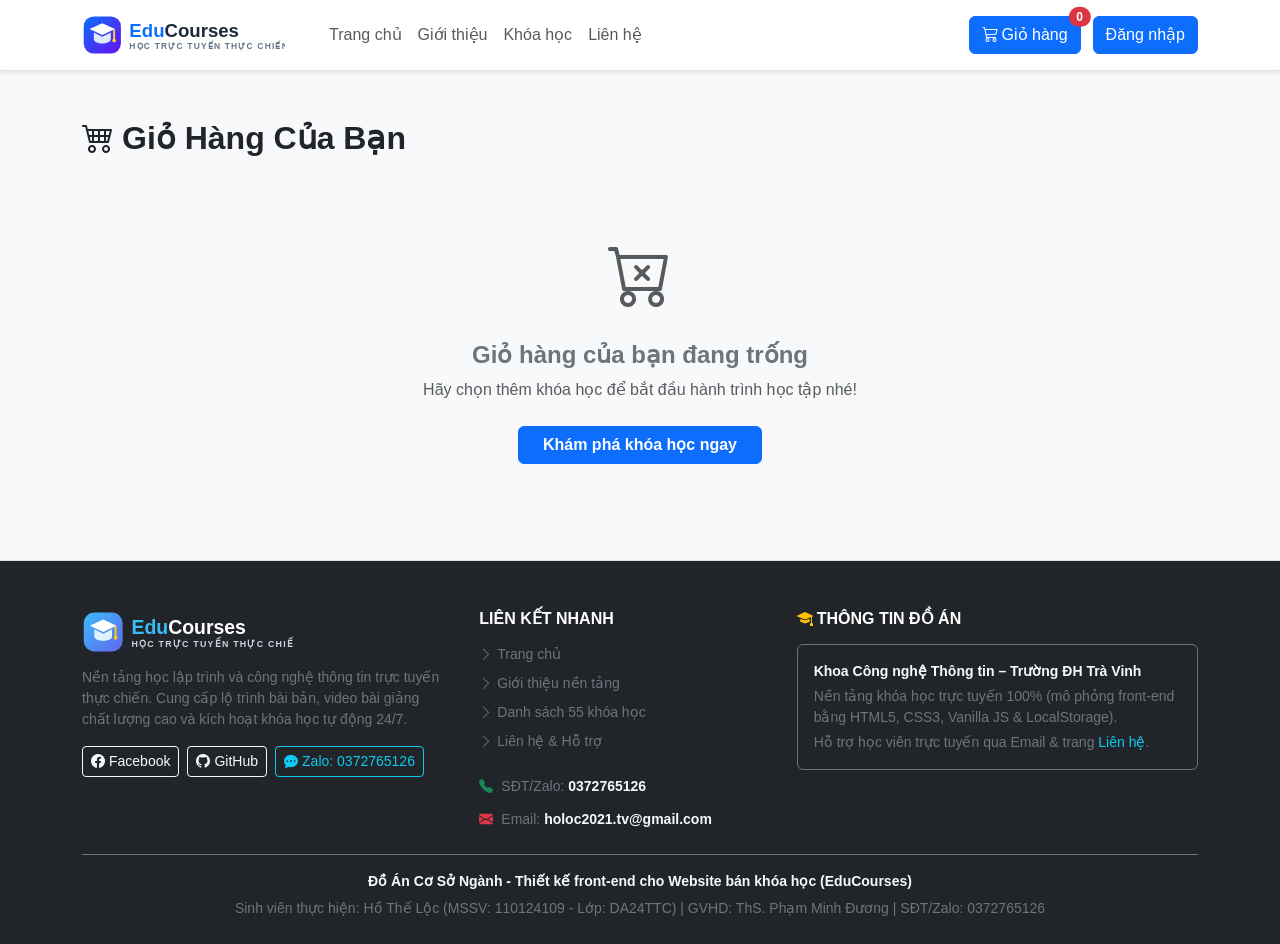
<file: src/cart.html>
<!DOCTYPE html>
<html lang="vi">
<head>
    <meta charset="UTF-8">
    <meta name="viewport" content="width=device-width, initial-scale=1.0">
    <title>Giỏ Hàng - EduCourses</title>
    <link href="https://cdn.jsdelivr.net/npm/bootstrap@5.3.3/dist/css/bootstrap.min.css" rel="stylesheet">
    <link href="https://cdn.jsdelivr.net/npm/bootstrap-icons@1.11.3/font/bootstrap-icons.min.css" rel="stylesheet">
    <link rel="stylesheet" href="css/style.css">
</head>
<body>

    <header>
        <nav class="navbar navbar-expand-lg navbar-light bg-white border-bottom sticky-top shadow-sm">
            <div class="container thanh-menu-dau-trang">
                <a class="navbar-brand d-flex align-items-center" href="index.html">
                    <img src="assets/images/logo.svg" alt="EduCourses Logo" class="anh-logo-thuong-hieu">
                </a>
                <button class="navbar-toggler" type="button" data-bs-toggle="collapse" data-bs-target="#thanh-menu-chinh" aria-label="Mở menu">
                    <i class="navbar-toggler-icon d-inline-block"></i>
                </button>
                <div class="collapse navbar-collapse" id="thanh-menu-chinh">
                    <ul class="navbar-nav me-auto mb-2 mb-lg-0">
                        <li class="nav-item">
                            <a class="nav-link" href="index.html">Trang chủ</a>
                        </li>
                        <li class="nav-item">
                            <a class="nav-link" href="about.html">Giới thiệu</a>
                        </li>
                        <li class="nav-item">
                            <a class="nav-link" href="courses.html">Khóa học</a>
                        </li>
                        <li class="nav-item">
                            <a class="nav-link" href="contact.html">Liên hệ</a>
                        </li>
                    </ul>
                    <div class="nhom-nut-menu-phai">
                        <a href="cart.html" class="btn btn-outline-primary position-relative active">
                            <i class="bi bi-cart3 me-1"></i>Giỏ hàng
                            <strong id="so-luong-gio-hang" class="badge bg-danger rounded-pill position-absolute top-0 start-100 translate-middle">0</strong>
                        </a>
                        <a href="login.html" class="btn btn-primary">Đăng nhập</a>
                    </div>
                </div>
            </div>
        </nav>
    </header>

    <main class="py-5">
        <div class="container">
            <h2 class="fw-bold mb-4"><i class="bi bi-cart4 me-2"></i>Giỏ Hàng Của Bạn</h2>

            <section id="trang-thai-gio-hang-trong" class="text-center py-5 d-none">
                <div class="mb-3">
                    <i class="bi bi-cart-x text-muted bieu-tuong-gio-hang-trong"></i>
                </div>
                <h4 class="fw-bold text-secondary">Giỏ hàng của bạn đang trống</h4>
                <p class="text-muted mb-4">Hãy chọn thêm khóa học để bắt đầu hành trình học tập nhé!</p>
                <a href="courses.html" class="btn btn-primary px-4 fw-semibold">Khám phá khóa học ngay</a>
            </section>

            <div id="khung-noi-dung-gio-hang" class="luoi-trang-gio-hang d-none">
                <section class="card border-0 shadow-sm">
                    <div class="card-body p-0">
                        <div class="table-responsive">
                            <table class="table table-hover align-middle mb-0">
                                <thead class="table-light">
                                    <tr>
                                        <th class="py-3 ps-3">Khóa học</th>
                                        <th class="py-3">Đơn giá</th>
                                        <th class="py-3 text-center">Số lượng</th>
                                        <th class="py-3">Thành tiền</th>
                                        <th class="py-3 text-end pe-3">Thao tác</th>
                                    </tr>
                                </thead>
                                <tbody id="bang-san-pham-gio-hang"></tbody>
                            </table>
                        </div>
                    </div>
                </section>

                <aside class="card border-0 shadow-sm sticky-top khung-tom-tat-co-dinh">
                    <div class="card-body p-4">
                        <h4 class="fw-bold mb-3">Tóm tắt đơn hàng</h4>
                        <div class="thong-tin-phu-khoa-hoc mb-3 border-bottom pb-2">
                            <div class="text-secondary fw-semibold">Tạm tính:</div>
                            <div id="tong-tien-gio-hang" class="fw-bold fs-5 text-danger">0đ</div>
                        </div>
                        <div class="nhom-nut-khoa-hoc">
                            <a href="checkout.html" class="btn btn-danger btn-lg fw-semibold">
                                Tiến hành thanh toán <i class="bi bi-arrow-right ms-1"></i>
                            </a>
                            <a href="courses.html" class="btn btn-outline-secondary fw-semibold">Tiếp tục chọn khóa học</a>
                            <button type="button" id="nut-xoa-tat-ca-gio-hang" class="btn btn-outline-danger btn-sm fw-semibold">Xóa toàn bộ giỏ hàng</button>
                        </div>
                    </div>
                </aside>
            </div>
        </div>
    </main>

    <footer class="bg-dark text-light pt-5 pb-4 mt-auto border-top">
        <div class="container">
            <div class="bo-cuc-chan-trang pb-4 border-bottom border-secondary">
                <section class="cot-thuong-hieu-chan-trang">
                    <a href="index.html" class="d-inline-block">
                        <img src="assets/images/logo-light.svg" alt="EduCourses Logo" class="anh-logo-chan-trang">
                    </a>
                    <p class="text-secondary small mb-1">
                        Nền tảng học lập trình và công nghệ thông tin trực tuyến thực chiến. Cung cấp lộ trình bài bản, video bài giảng chất lượng cao và kích hoạt khóa học tự động 24/7.
                    </p>
                    <div class="nhom-mang-xa-hoi-chan-trang">
                        <a href="https://facebook.com" target="_blank" rel="noopener" class="btn btn-outline-light btn-sm" title="Facebook">
                            <i class="bi bi-facebook me-1"></i>Facebook
                        </a>
                        <a href="https://github.com" target="_blank" rel="noopener" class="btn btn-outline-light btn-sm" title="GitHub">
                            <i class="bi bi-github me-1"></i>GitHub
                        </a>
                        <a href="https://zalo.me" target="_blank" rel="noopener" class="btn btn-outline-info btn-sm" title="Zalo: 0372765126">
                            <i class="bi bi-chat-dots-fill me-1"></i>Zalo: 0372765126
                        </a>
                    </div>
                </section>

                <nav class="cot-lien-ket-chan-trang" aria-label="Liên kết chân trang">
                    <h6 class="fw-bold text-white text-uppercase mb-2">Liên Kết Nhanh</h6>
                    <ul class="list-unstyled small mb-2">
                        <li class="mb-2"><a href="index.html" class="text-secondary text-decoration-none"><i class="bi bi-chevron-right me-1"></i>Trang chủ</a></li>
                        <li class="mb-2"><a href="about.html" class="text-secondary text-decoration-none"><i class="bi bi-chevron-right me-1"></i>Giới thiệu nền tảng</a></li>
                        <li class="mb-2"><a href="courses.html" class="text-secondary text-decoration-none"><i class="bi bi-chevron-right me-1"></i>Danh sách 55 khóa học</a></li>
                        <li class="mb-2"><a href="contact.html" class="text-secondary text-decoration-none"><i class="bi bi-chevron-right me-1"></i>Liên hệ & Hỗ trợ</a></li>
                    </ul>
                    <div class="small text-secondary mb-1">
                        <i class="bi bi-telephone-fill text-success me-2"></i>SĐT/Zalo: <a href="https://zalo.me" target="_blank" rel="noopener" class="text-light fw-semibold text-decoration-none">0372765126</a>
                    </div>
                    <div class="small text-secondary">
                        <i class="bi bi-envelope-fill text-danger me-2"></i>Email: <a href="mailto:holoc2021.tv@gmail.com" class="text-light fw-semibold text-decoration-none">holoc2021.tv@gmail.com</a>
                    </div>
                </nav>

                <aside class="cot-ban-do-chan-trang">
                    <div class="d-flex justify-content-between align-items-center mb-2">
                        <h6 class="fw-bold text-white text-uppercase mb-0"><i class="bi bi-mortarboard-fill text-warning me-1"></i>Thông Tin Đồ Án</h6>
                        
                    </div>
                    <div class="p-3 rounded border border-secondary bg-dark text-secondary small">
                        <div class="text-light fw-semibold mb-1">Khoa Công nghệ Thông tin – Trường ĐH Trà Vinh</div>
                        <div class="mb-1">Nền tảng khóa học trực tuyến 100% (mô phỏng front-end bằng HTML5, CSS3, Vanilla JS &amp; LocalStorage).</div>
                        <div>Hỗ trợ học viên trực tuyến qua Email &amp; trang <a href="contact.html" class="text-info text-decoration-none">Liên hệ</a>.</div>
                    </div>
                </aside>
            </div>

            <div class="text-center pt-3">
                <p class="mb-1 fw-semibold small text-light">Đồ Án Cơ Sở Ngành - Thiết kế front-end cho Website bán khóa học (EduCourses)</p>
                <small class="text-secondary">Sinh viên thực hiện: Hồ Thế Lộc (MSSV: 110124109 - Lớp: DA24TTC) | GVHD: ThS. Phạm Minh Đương | SĐT/Zalo: 0372765126</small>
            </div>
        </div>
    </footer>

    <script src="https://cdn.jsdelivr.net/npm/bootstrap@5.3.3/dist/js/bootstrap.bundle.min.js"></script>
    <script src="js/storage.js"></script>
    <script src="js/data.js"></script>
    <script src="js/auth.js"></script>
    <script src="js/cart.js"></script>
</body>
</html>
</file>
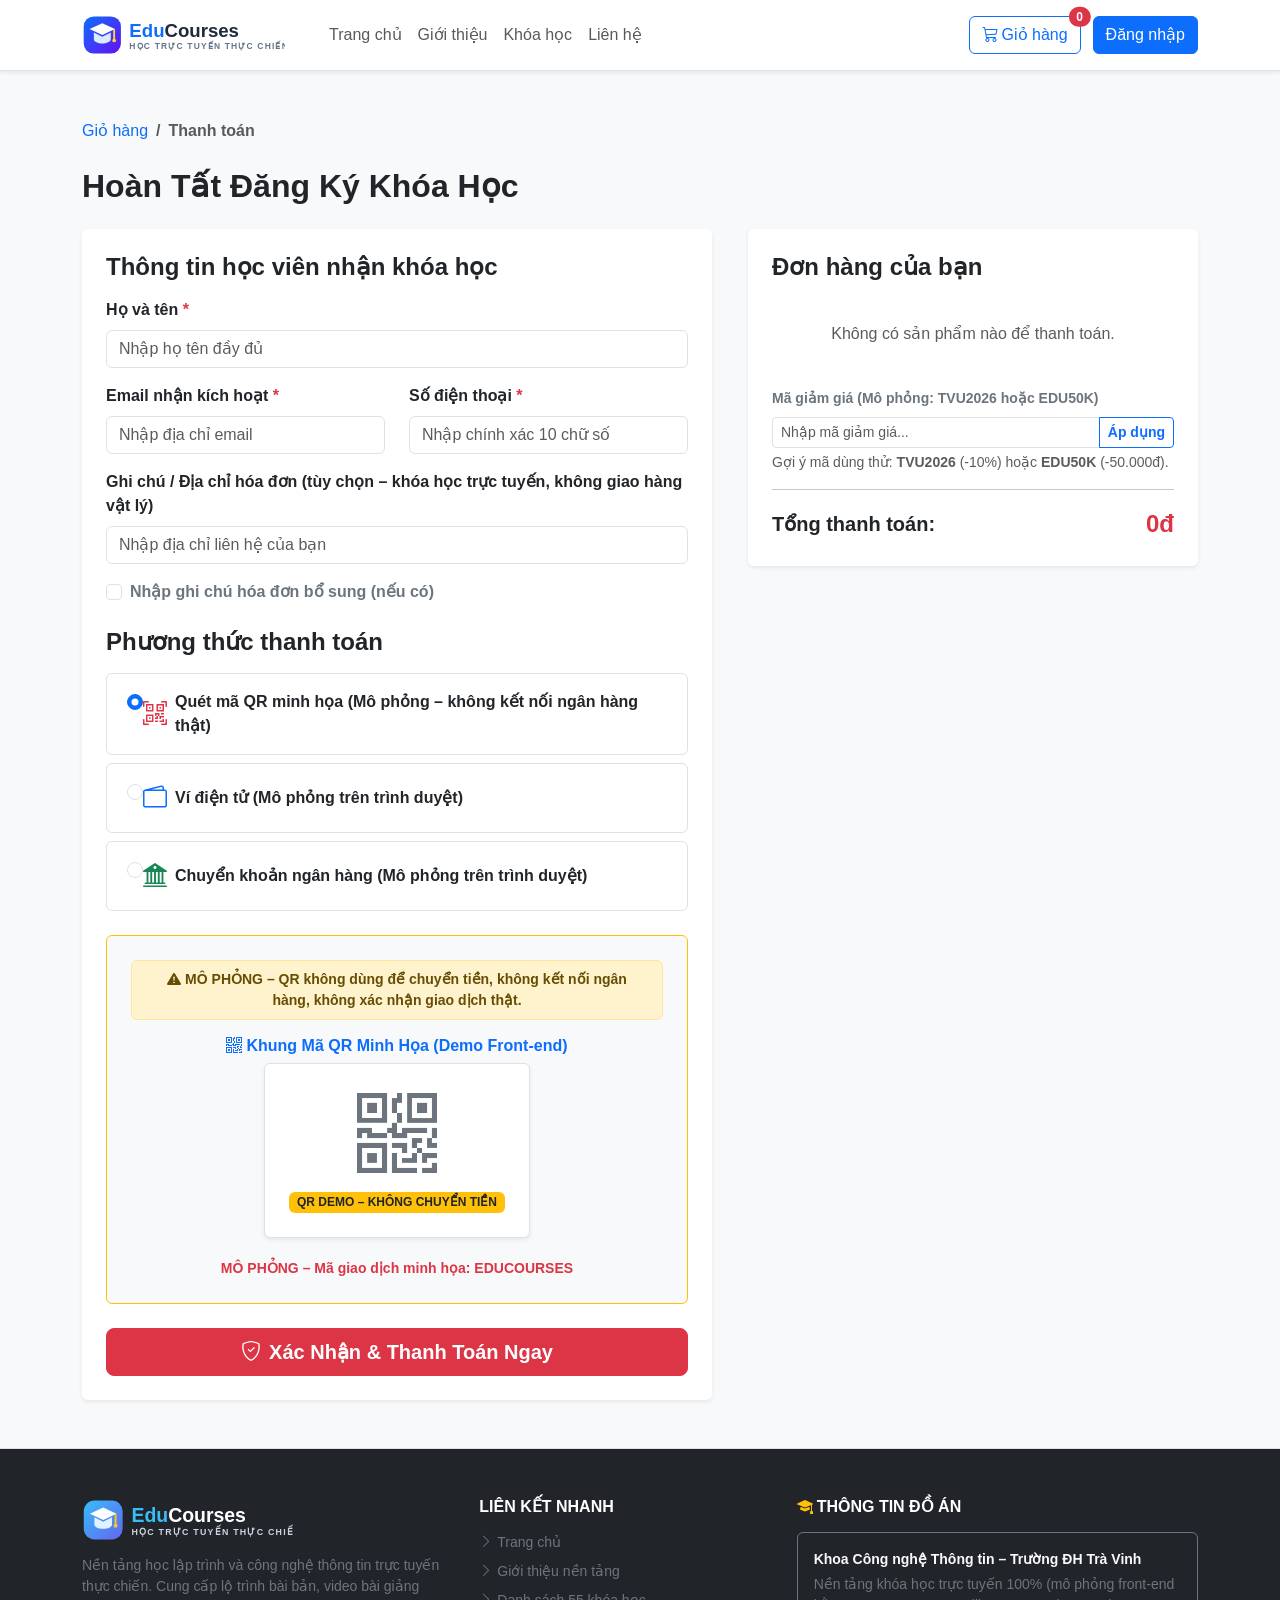
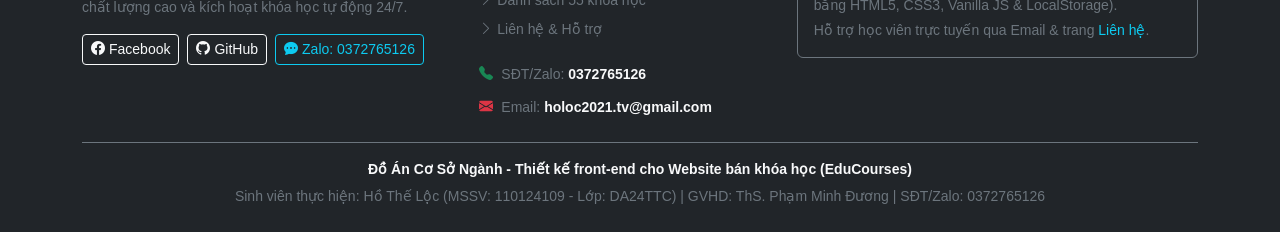
<file: src/checkout.html>
<!DOCTYPE html>
<html lang="vi">
<head>
    <meta charset="UTF-8">
    <meta name="viewport" content="width=device-width, initial-scale=1.0">
    <title>Thanh Toán - EduCourses</title>
    <link href="https://cdn.jsdelivr.net/npm/bootstrap@5.3.3/dist/css/bootstrap.min.css" rel="stylesheet">
    <link href="https://cdn.jsdelivr.net/npm/bootstrap-icons@1.11.3/font/bootstrap-icons.min.css" rel="stylesheet">
    <link rel="stylesheet" href="css/style.css">
</head>
<body>

    <header>
        <nav class="navbar navbar-expand-lg navbar-light bg-white border-bottom sticky-top shadow-sm">
            <div class="container thanh-menu-dau-trang">
                <a class="navbar-brand d-flex align-items-center" href="index.html">
                    <img src="assets/images/logo.svg" alt="EduCourses Logo" class="anh-logo-thuong-hieu">
                </a>
                <button class="navbar-toggler" type="button" data-bs-toggle="collapse" data-bs-target="#thanh-menu-chinh" aria-label="Mở menu">
                    <i class="navbar-toggler-icon d-inline-block"></i>
                </button>
                <div class="collapse navbar-collapse" id="thanh-menu-chinh">
                    <ul class="navbar-nav me-auto mb-2 mb-lg-0">
                        <li class="nav-item">
                            <a class="nav-link" href="index.html">Trang chủ</a>
                        </li>
                        <li class="nav-item">
                            <a class="nav-link" href="about.html">Giới thiệu</a>
                        </li>
                        <li class="nav-item">
                            <a class="nav-link" href="courses.html">Khóa học</a>
                        </li>
                        <li class="nav-item">
                            <a class="nav-link" href="contact.html">Liên hệ</a>
                        </li>
                    </ul>
                    <div class="nhom-nut-menu-phai">
                        <a href="cart.html" class="btn btn-outline-primary position-relative">
                            <i class="bi bi-cart3 me-1"></i>Giỏ hàng
                            <strong id="so-luong-gio-hang" class="badge bg-danger rounded-pill position-absolute top-0 start-100 translate-middle">0</strong>
                        </a>
                        <a href="login.html" class="btn btn-primary">Đăng nhập</a>
                    </div>
                </div>
            </div>
        </nav>
    </header>

    <main class="py-5 bg-light">
        <div class="container">
            <nav aria-label="breadcrumb" class="mb-4">
                <ol class="breadcrumb">
                    <li class="breadcrumb-item"><a href="cart.html" class="text-decoration-none">Giỏ hàng</a></li>
                    <li class="breadcrumb-item active fw-semibold" aria-current="page">Thanh toán</li>
                </ol>
            </nav>

            <h2 class="fw-bold mb-4">Hoàn Tất Đăng Ký Khóa Học</h2>

            <div class="luoi-trang-thanh-toan">
                <section class="card border-0 shadow-sm">
                    <div class="card-body p-4">
                        <div class="thong-tin-phu-khoa-hoc mb-3">
                            <h4 class="fw-bold mb-0">Thông tin học viên nhận khóa học</h4>
                            <small id="nhan-trang-thai-dang-nhap" class="badge bg-success-subtle text-success d-none">Đã đồng bộ từ tài khoản</small>
                        </div>

                        <form id="bieu-mau-thanh-toan">
                            <div class="mb-3">
                                <label for="ho-ten-thanh-toan" class="form-label fw-semibold">Họ và tên <div class="text-danger d-inline-block">*</div></label>
                                <input type="text" class="form-control" id="ho-ten-thanh-toan" placeholder="Nhập họ tên đầy đủ" required>
                            </div>
                            <div class="row mb-3">
                                <div class="col-md-6">
                                    <label for="email-thanh-toan" class="form-label fw-semibold">Email nhận kích hoạt <div class="text-danger d-inline-block">*</div></label>
                                    <input type="email" class="form-control" id="email-thanh-toan" placeholder="Nhập địa chỉ email" required>
                                </div>
                                <div class="col-md-6">
                                    <label for="so-dien-thoai-thanh-toan" class="form-label fw-semibold">Số điện thoại <div class="text-danger d-inline-block">*</div></label>
                                    <input type="tel" class="form-control" id="so-dien-thoai-thanh-toan" placeholder="Nhập chính xác 10 chữ số" minlength="10" maxlength="10" pattern="[0-9]{10}" required>
                                </div>
                            </div>

                            <div id="nhom-dia-chi-da-luu" class="mb-3">
                                <label for="dia-chi-thanh-toan" class="form-label fw-semibold">Ghi chú / Địa chỉ hóa đơn (tùy chọn – khóa học trực tuyến, không giao hàng vật lý)</label>
                                <input type="text" class="form-control" id="dia-chi-thanh-toan" placeholder="Nhập địa chỉ liên hệ của bạn">
                            </div>

                            <div class="form-check mb-3">
                                <input class="form-check-input" type="checkbox" id="nut-chon-dia-chi-khac">
                                <label class="form-check-label text-secondary fw-semibold" for="nut-chon-dia-chi-khac">
                                    Nhập ghi chú hóa đơn bổ sung (nếu có)
                                </label>
                            </div>

                            <div id="hop-nhap-dia-chi-khac" class="mb-3 d-none">
                                <label for="o-nhap-dia-chi-khac" class="form-label fw-semibold text-primary">Ghi chú hóa đơn bổ sung</label>
                                <input type="text" class="form-control border-primary" id="o-nhap-dia-chi-khac" placeholder="Nhập số nhà, tên đường, phường/xã, tỉnh/thành phố...">
                            </div>

                            <h4 class="fw-bold mt-4 mb-3">Phương thức thanh toán</h4>
                            
                            <div class="form-check border p-3 rounded mb-2 bg-white">
                                <input class="form-check-input ms-1" type="radio" name="paymentMethod" id="phuong-thuc-ma-qr" value="Quét mã QR minh họa (Mô phỏng)" checked>
                                <label class="form-check-label fw-semibold ms-2 d-flex align-items-center" for="phuong-thuc-ma-qr">
                                    <i class="bi bi-qr-code-scan text-danger fs-4 me-2"></i> Quét mã QR minh họa (Mô phỏng – không kết nối ngân hàng thật)
                                </label>
                            </div>

                            <div class="form-check border p-3 rounded mb-2 bg-white">
                                <input class="form-check-input ms-1" type="radio" name="paymentMethod" id="phuong-thuc-vi-dien-tu" value="Ví điện tử (MoMo, ShopeePay)">
                                <label class="form-check-label fw-semibold ms-2 d-flex align-items-center" for="phuong-thuc-vi-dien-tu">
                                    <i class="bi bi-wallet2 text-primary fs-4 me-2"></i> Ví điện tử (Mô phỏng trên trình duyệt)
                                </label>
                            </div>

                            <div class="form-check border p-3 rounded mb-4 bg-white">
                                <input class="form-check-input ms-1" type="radio" name="paymentMethod" id="phuong-thuc-chuyen-khoan" value="Chuyển khoản ngân hàng">
                                <label class="form-check-label fw-semibold ms-2 d-flex align-items-center" for="phuong-thuc-chuyen-khoan">
                                    <i class="bi bi-bank2 text-success fs-4 me-2"></i> Chuyển khoản ngân hàng (Mô phỏng trên trình duyệt)
                                </label>
                            </div>

                            <div id="khung-thanh-toan-qr" class="card bg-light border-warning mb-4">
                                <div class="card-body text-center p-4">
                                    <div class="alert alert-warning py-2 px-3 small fw-semibold mb-3">
                                        <i class="bi bi-exclamation-triangle-fill me-1"></i>MÔ PHỎNG – QR không dùng để chuyển tiền, không kết nối ngân hàng, không xác nhận giao dịch thật.
                                    </div>
                                    <h6 class="fw-bold text-primary mb-2"><i class="bi bi-qr-code me-1"></i>Khung Mã QR Minh Họa (Demo Front-end)</h6>
                                    <div class="d-inline-flex flex-column align-items-center justify-content-center border rounded bg-white p-4 shadow-sm mb-3">
                                        <i class="bi bi-qr-code display-1 text-secondary"></i>
                                        <small class="badge bg-warning text-dark mt-2">QR DEMO – KHÔNG CHUYỂN TIỀN</small>
                                    </div>
                                    <div id="noi-dung-chuyen-khoan-qr" class="small text-danger fw-bold mt-1">MÔ PHỎNG – Mã giao dịch minh họa: EDUCOURSES</div>
                                </div>
                            </div>

                            <button type="submit" class="btn btn-danger btn-lg w-100 fw-bold">
                                <i class="bi bi-shield-check me-2"></i>Xác Nhận & Thanh Toán Ngay
                            </button>
                        </form>
                    </div>
                </section>

                <aside class="card border-0 shadow-sm sticky-top khung-tom-tat-co-dinh">
                    <div class="card-body p-4">
                        <h4 class="fw-bold mb-4">Đơn hàng của bạn</h4>
                        <div id="tom-tat-don-hang-thanh-toan" class="mb-4"></div>
                        <div class="mb-3">
                            <label for="o-nhap-ma-giam-gia" class="form-label fw-semibold small text-secondary">Mã giảm giá (Mô phỏng: TVU2026 hoặc EDU50K)</label>
                            <div class="input-group input-group-sm">
                                <input type="text" id="o-nhap-ma-giam-gia" class="form-control" placeholder="Nhập mã giảm giá...">
                                <button type="button" id="nut-ap-dung-ma-giam-gia" class="btn btn-outline-primary fw-semibold">Áp dụng</button>
                            </div>
                            <div class="form-text text-muted small">Gợi ý mã dùng thử: <strong>TVU2026</strong> (-10%) hoặc <strong>EDU50K</strong> (-50.000đ).</div>
                            <div id="thong-bao-ma-giam-gia" class="small text-success mt-1 d-none"></div>
                        </div>
                        <hr>
                        <div class="thong-tin-phu-khoa-hoc mb-2 d-none" id="dong-giam-gia-thanh-toan">
                            <div class="text-secondary small">Giảm giá (Voucher):</div>
                            <div id="so-tien-giam-thanh-toan" class="text-success fw-semibold">-0đ</div>
                        </div>
                        <div class="thong-tin-phu-khoa-hoc mt-3">
                            <div class="text-dark fw-bold fs-5">Tổng thanh toán:</div>
                            <div id="tong-tien-thanh-toan" class="text-danger fw-bold fs-4">0đ</div>
                        </div>
                    </div>
                </aside>
            </div>
        </div>
    </main>

    <footer class="bg-dark text-light pt-5 pb-4 mt-auto border-top">
        <div class="container">
            <div class="bo-cuc-chan-trang pb-4 border-bottom border-secondary">
                <section class="cot-thuong-hieu-chan-trang">
                    <a href="index.html" class="d-inline-block">
                        <img src="assets/images/logo-light.svg" alt="EduCourses Logo" class="anh-logo-chan-trang">
                    </a>
                    <p class="text-secondary small mb-1">
                        Nền tảng học lập trình và công nghệ thông tin trực tuyến thực chiến. Cung cấp lộ trình bài bản, video bài giảng chất lượng cao và kích hoạt khóa học tự động 24/7.
                    </p>
                    <div class="nhom-mang-xa-hoi-chan-trang">
                        <a href="https://facebook.com" target="_blank" rel="noopener" class="btn btn-outline-light btn-sm" title="Facebook">
                            <i class="bi bi-facebook me-1"></i>Facebook
                        </a>
                        <a href="https://github.com" target="_blank" rel="noopener" class="btn btn-outline-light btn-sm" title="GitHub">
                            <i class="bi bi-github me-1"></i>GitHub
                        </a>
                        <a href="https://zalo.me" target="_blank" rel="noopener" class="btn btn-outline-info btn-sm" title="Zalo: 0372765126">
                            <i class="bi bi-chat-dots-fill me-1"></i>Zalo: 0372765126
                        </a>
                    </div>
                </section>

                <nav class="cot-lien-ket-chan-trang" aria-label="Liên kết chân trang">
                    <h6 class="fw-bold text-white text-uppercase mb-2">Liên Kết Nhanh</h6>
                    <ul class="list-unstyled small mb-2">
                        <li class="mb-2"><a href="index.html" class="text-secondary text-decoration-none"><i class="bi bi-chevron-right me-1"></i>Trang chủ</a></li>
                        <li class="mb-2"><a href="about.html" class="text-secondary text-decoration-none"><i class="bi bi-chevron-right me-1"></i>Giới thiệu nền tảng</a></li>
                        <li class="mb-2"><a href="courses.html" class="text-secondary text-decoration-none"><i class="bi bi-chevron-right me-1"></i>Danh sách 55 khóa học</a></li>
                        <li class="mb-2"><a href="contact.html" class="text-secondary text-decoration-none"><i class="bi bi-chevron-right me-1"></i>Liên hệ & Hỗ trợ</a></li>
                    </ul>
                    <div class="small text-secondary mb-1">
                        <i class="bi bi-telephone-fill text-success me-2"></i>SĐT/Zalo: <a href="https://zalo.me" target="_blank" rel="noopener" class="text-light fw-semibold text-decoration-none">0372765126</a>
                    </div>
                    <div class="small text-secondary">
                        <i class="bi bi-envelope-fill text-danger me-2"></i>Email: <a href="mailto:holoc2021.tv@gmail.com" class="text-light fw-semibold text-decoration-none">holoc2021.tv@gmail.com</a>
                    </div>
                </nav>

                <aside class="cot-ban-do-chan-trang">
                    <div class="d-flex justify-content-between align-items-center mb-2">
                        <h6 class="fw-bold text-white text-uppercase mb-0"><i class="bi bi-mortarboard-fill text-warning me-1"></i>Thông Tin Đồ Án</h6>
                        
                    </div>
                    <div class="p-3 rounded border border-secondary bg-dark text-secondary small">
                        <div class="text-light fw-semibold mb-1">Khoa Công nghệ Thông tin – Trường ĐH Trà Vinh</div>
                        <div class="mb-1">Nền tảng khóa học trực tuyến 100% (mô phỏng front-end bằng HTML5, CSS3, Vanilla JS &amp; LocalStorage).</div>
                        <div>Hỗ trợ học viên trực tuyến qua Email &amp; trang <a href="contact.html" class="text-info text-decoration-none">Liên hệ</a>.</div>
                    </div>
                </aside>
            </div>

            <div class="text-center pt-3">
                <p class="mb-1 fw-semibold small text-light">Đồ Án Cơ Sở Ngành - Thiết kế front-end cho Website bán khóa học (EduCourses)</p>
                <small class="text-secondary">Sinh viên thực hiện: Hồ Thế Lộc (MSSV: 110124109 - Lớp: DA24TTC) | GVHD: ThS. Phạm Minh Đương | SĐT/Zalo: 0372765126</small>
            </div>
        </div>
    </footer>

    <script src="https://cdn.jsdelivr.net/npm/bootstrap@5.3.3/dist/js/bootstrap.bundle.min.js"></script>
    <script src="js/storage.js"></script>
    <script src="js/data.js"></script>
    <script src="js/auth.js"></script>
    <script src="js/checkout.js"></script>
</body>
</html>
</file>
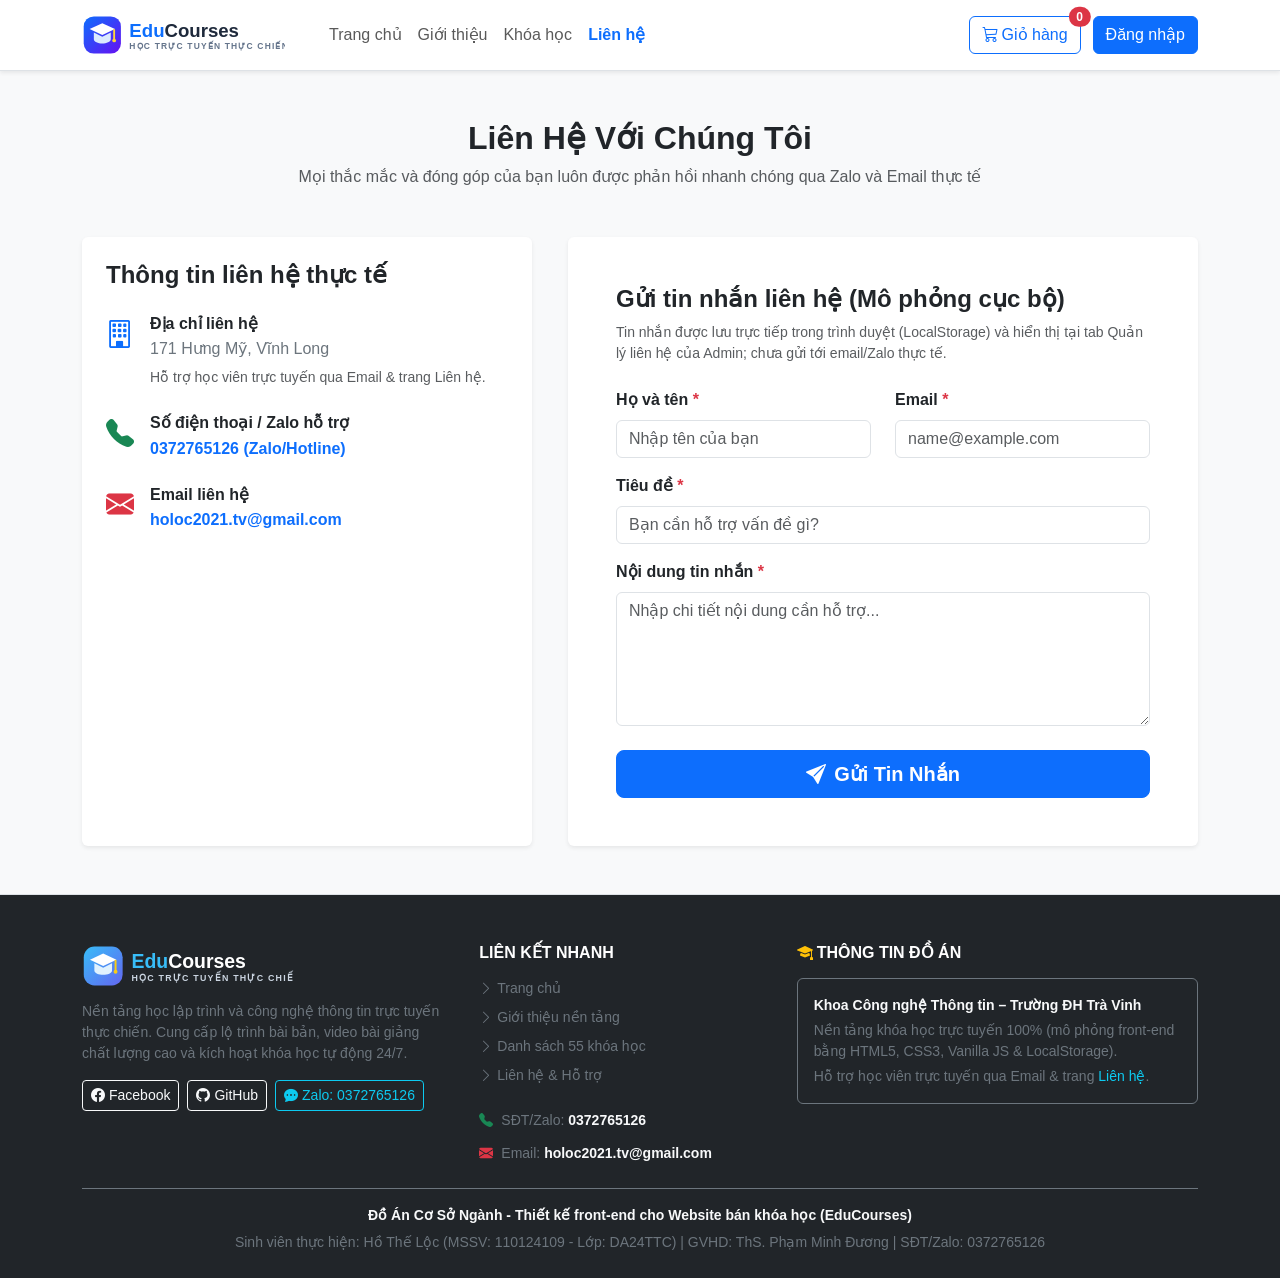
<file: src/contact.html>
<!DOCTYPE html>
<html lang="vi">
<head>
    <meta charset="UTF-8">
    <meta name="viewport" content="width=device-width, initial-scale=1.0">
    <title>Liên Hệ - EduCourses</title>
    <link href="https://cdn.jsdelivr.net/npm/bootstrap@5.3.3/dist/css/bootstrap.min.css" rel="stylesheet">
    <link href="https://cdn.jsdelivr.net/npm/bootstrap-icons@1.11.3/font/bootstrap-icons.min.css" rel="stylesheet">
    <link rel="stylesheet" href="css/style.css">
</head>
<body class="bg-light">

    <header>
        <nav class="navbar navbar-expand-lg navbar-light bg-white border-bottom sticky-top shadow-sm">
            <div class="container thanh-menu-dau-trang">
                <a class="navbar-brand d-flex align-items-center" href="index.html">
                    <img src="assets/images/logo.svg" alt="EduCourses Logo" class="anh-logo-thuong-hieu">
                </a>
                <button class="navbar-toggler" type="button" data-bs-toggle="collapse" data-bs-target="#thanh-menu-chinh" aria-label="Mở menu">
                    <i class="navbar-toggler-icon d-inline-block"></i>
                </button>
                <div class="collapse navbar-collapse" id="thanh-menu-chinh">
                    <ul class="navbar-nav me-auto mb-2 mb-lg-0">
                        <li class="nav-item">
                            <a class="nav-link" href="index.html">Trang chủ</a>
                        </li>
                        <li class="nav-item">
                            <a class="nav-link" href="about.html">Giới thiệu</a>
                        </li>
                        <li class="nav-item">
                            <a class="nav-link" href="courses.html">Khóa học</a>
                        </li>
                        <li class="nav-item">
                            <a class="nav-link active fw-semibold text-primary" href="contact.html">Liên hệ</a>
                        </li>
                    </ul>
                    <div class="nhom-nut-menu-phai">
                        <a href="cart.html" class="btn btn-outline-primary position-relative">
                            <i class="bi bi-cart3 me-1"></i>Giỏ hàng
                            <strong id="so-luong-gio-hang" class="badge bg-danger rounded-pill position-absolute top-0 start-100 translate-middle">0</strong>
                        </a>
                        <a href="login.html" class="btn btn-primary">Đăng nhập</a>
                    </div>
                </div>
            </div>
        </nav>
    </header>

    <main class="py-5">
        <div class="container">
            <section class="text-center mb-5">
                <h2 class="fw-bold">Liên Hệ Với Chúng Tôi</h2>
                <p class="text-muted">Mọi thắc mắc và đóng góp của bạn luôn được phản hồi nhanh chóng qua Zalo và Email thực tế</p>
            </section>

            <div class="luoi-trang-lien-he">
                <aside class="card border-0 shadow-sm h-100">
                    <div class="card-body p-4">
                        <h4 class="fw-bold mb-4">Thông tin liên hệ thực tế</h4>
                        
                        <div class="d-flex align-items-start mb-4">
                            <i class="bi bi-building text-primary fs-3 me-3"></i>
                            <div>
                                <h6 class="fw-bold mb-1">Địa chỉ liên hệ</h6>
                                <div class="text-secondary mb-1">171 Hưng Mỹ, Vĩnh Long</div>
                                <small class="text-muted">Hỗ trợ học viên trực tuyến qua Email &amp; trang Liên hệ.</small>
                            </div>
                        </div>

                        <div class="d-flex align-items-start mb-4">
                            <i class="bi bi-telephone-fill text-success fs-3 me-3"></i>
                            <div>
                                <h6 class="fw-bold mb-1">Số điện thoại / Zalo hỗ trợ</h6>
                                <div class="text-secondary">
                                    <a href="https://zalo.me" target="_blank" rel="noopener" class="text-decoration-none fw-semibold">0372765126 (Zalo/Hotline)</a>
                                </div>
                            </div>
                        </div>

                        <div class="d-flex align-items-start mb-4">
                            <i class="bi bi-envelope-fill text-danger fs-3 me-3"></i>
                            <div>
                                <h6 class="fw-bold mb-1">Email liên hệ</h6>
                                <div class="text-secondary">
                                    <a href="mailto:holoc2021.tv@gmail.com" class="text-decoration-none fw-semibold">holoc2021.tv@gmail.com</a>
                                </div>
                            </div>
                        </div>


                    </div>
                </aside>

                <section class="card border-0 shadow-sm h-100">
                    <div class="card-body p-5">
                        <h4 class="fw-bold mb-2">Gửi tin nhắn liên hệ (Mô phỏng cục bộ)</h4>
                        <p class="text-muted small mb-4">Tin nhắn được lưu trực tiếp trong trình duyệt (LocalStorage) và hiển thị tại tab Quản lý liên hệ của Admin; chưa gửi tới email/Zalo thực tế.</p>
                        <form id="bieu-mau-lien-he">
                            <div class="row mb-3">
                                <div class="col-md-6">
                                    <label for="ho-ten-lien-he" class="form-label fw-semibold">Họ và tên <div class="text-danger d-inline-block">*</div></label>
                                    <input type="text" class="form-control" id="ho-ten-lien-he" placeholder="Nhập tên của bạn" required>
                                </div>
                                <div class="col-md-6">
                                    <label for="email-lien-he" class="form-label fw-semibold">Email <div class="text-danger d-inline-block">*</div></label>
                                    <input type="email" class="form-control" id="email-lien-he" placeholder="name@example.com" required>
                                </div>
                            </div>
                            <div class="mb-3">
                                <label for="tieu-de-lien-he" class="form-label fw-semibold">Tiêu đề <div class="text-danger d-inline-block">*</div></label>
                                <input type="text" class="form-control" id="tieu-de-lien-he" placeholder="Bạn cần hỗ trợ vấn đề gì?" required>
                            </div>
                            <div class="mb-4">
                                <label for="noi-dung-lien-he" class="form-label fw-semibold">Nội dung tin nhắn <div class="text-danger d-inline-block">*</div></label>
                                <textarea class="form-control" id="noi-dung-lien-he" rows="5" placeholder="Nhập chi tiết nội dung cần hỗ trợ..." required></textarea>
                            </div>
                            <button type="submit" class="btn btn-primary btn-lg w-100 fw-bold">
                                <i class="bi bi-send-fill me-2"></i>Gửi Tin Nhắn
                            </button>
                        </form>
                    </div>
                </section>
            </div>
        </div>
    </main>

    <footer class="bg-dark text-light pt-5 pb-4 mt-auto border-top">
        <div class="container">
            <div class="bo-cuc-chan-trang pb-4 border-bottom border-secondary">
                <section class="cot-thuong-hieu-chan-trang">
                    <a href="index.html" class="d-inline-block">
                        <img src="assets/images/logo-light.svg" alt="EduCourses Logo" class="anh-logo-chan-trang">
                    </a>
                    <p class="text-secondary small mb-1">
                        Nền tảng học lập trình và công nghệ thông tin trực tuyến thực chiến. Cung cấp lộ trình bài bản, video bài giảng chất lượng cao và kích hoạt khóa học tự động 24/7.
                    </p>
                    <div class="nhom-mang-xa-hoi-chan-trang">
                        <a href="https://facebook.com" target="_blank" rel="noopener" class="btn btn-outline-light btn-sm" title="Facebook">
                            <i class="bi bi-facebook me-1"></i>Facebook
                        </a>
                        <a href="https://github.com" target="_blank" rel="noopener" class="btn btn-outline-light btn-sm" title="GitHub">
                            <i class="bi bi-github me-1"></i>GitHub
                        </a>
                        <a href="https://zalo.me" target="_blank" rel="noopener" class="btn btn-outline-info btn-sm" title="Zalo: 0372765126">
                            <i class="bi bi-chat-dots-fill me-1"></i>Zalo: 0372765126
                        </a>
                    </div>
                </section>

                <nav class="cot-lien-ket-chan-trang" aria-label="Liên kết chân trang">
                    <h6 class="fw-bold text-white text-uppercase mb-2">Liên Kết Nhanh</h6>
                    <ul class="list-unstyled small mb-2">
                        <li class="mb-2"><a href="index.html" class="text-secondary text-decoration-none"><i class="bi bi-chevron-right me-1"></i>Trang chủ</a></li>
                        <li class="mb-2"><a href="about.html" class="text-secondary text-decoration-none"><i class="bi bi-chevron-right me-1"></i>Giới thiệu nền tảng</a></li>
                        <li class="mb-2"><a href="courses.html" class="text-secondary text-decoration-none"><i class="bi bi-chevron-right me-1"></i>Danh sách 55 khóa học</a></li>
                        <li class="mb-2"><a href="contact.html" class="text-secondary text-decoration-none"><i class="bi bi-chevron-right me-1"></i>Liên hệ & Hỗ trợ</a></li>
                    </ul>
                    <div class="small text-secondary mb-1">
                        <i class="bi bi-telephone-fill text-success me-2"></i>SĐT/Zalo: <a href="https://zalo.me" target="_blank" rel="noopener" class="text-light fw-semibold text-decoration-none">0372765126</a>
                    </div>
                    <div class="small text-secondary">
                        <i class="bi bi-envelope-fill text-danger me-2"></i>Email: <a href="mailto:holoc2021.tv@gmail.com" class="text-light fw-semibold text-decoration-none">holoc2021.tv@gmail.com</a>
                    </div>
                </nav>

                <aside class="cot-ban-do-chan-trang">
                    <div class="d-flex justify-content-between align-items-center mb-2">
                        <h6 class="fw-bold text-white text-uppercase mb-0"><i class="bi bi-mortarboard-fill text-warning me-1"></i>Thông Tin Đồ Án</h6>
                        
                    </div>
                    <div class="p-3 rounded border border-secondary bg-dark text-secondary small">
                        <div class="text-light fw-semibold mb-1">Khoa Công nghệ Thông tin – Trường ĐH Trà Vinh</div>
                        <div class="mb-1">Nền tảng khóa học trực tuyến 100% (mô phỏng front-end bằng HTML5, CSS3, Vanilla JS &amp; LocalStorage).</div>
                        <div>Hỗ trợ học viên trực tuyến qua Email &amp; trang <a href="contact.html" class="text-info text-decoration-none">Liên hệ</a>.</div>
                    </div>
                </aside>
            </div>

            <div class="text-center pt-3">
                <p class="mb-1 fw-semibold small text-light">Đồ Án Cơ Sở Ngành - Thiết kế front-end cho Website bán khóa học (EduCourses)</p>
                <small class="text-secondary">Sinh viên thực hiện: Hồ Thế Lộc (MSSV: 110124109 - Lớp: DA24TTC) | GVHD: ThS. Phạm Minh Đương | SĐT/Zalo: 0372765126</small>
            </div>
        </div>
    </footer>

    <script src="https://cdn.jsdelivr.net/npm/bootstrap@5.3.3/dist/js/bootstrap.bundle.min.js"></script>
    <script src="js/storage.js"></script>
    <script src="js/data.js"></script>
    <script src="js/auth.js"></script>
    <script src="js/contact.js"></script>
</body>
</html>
</file>
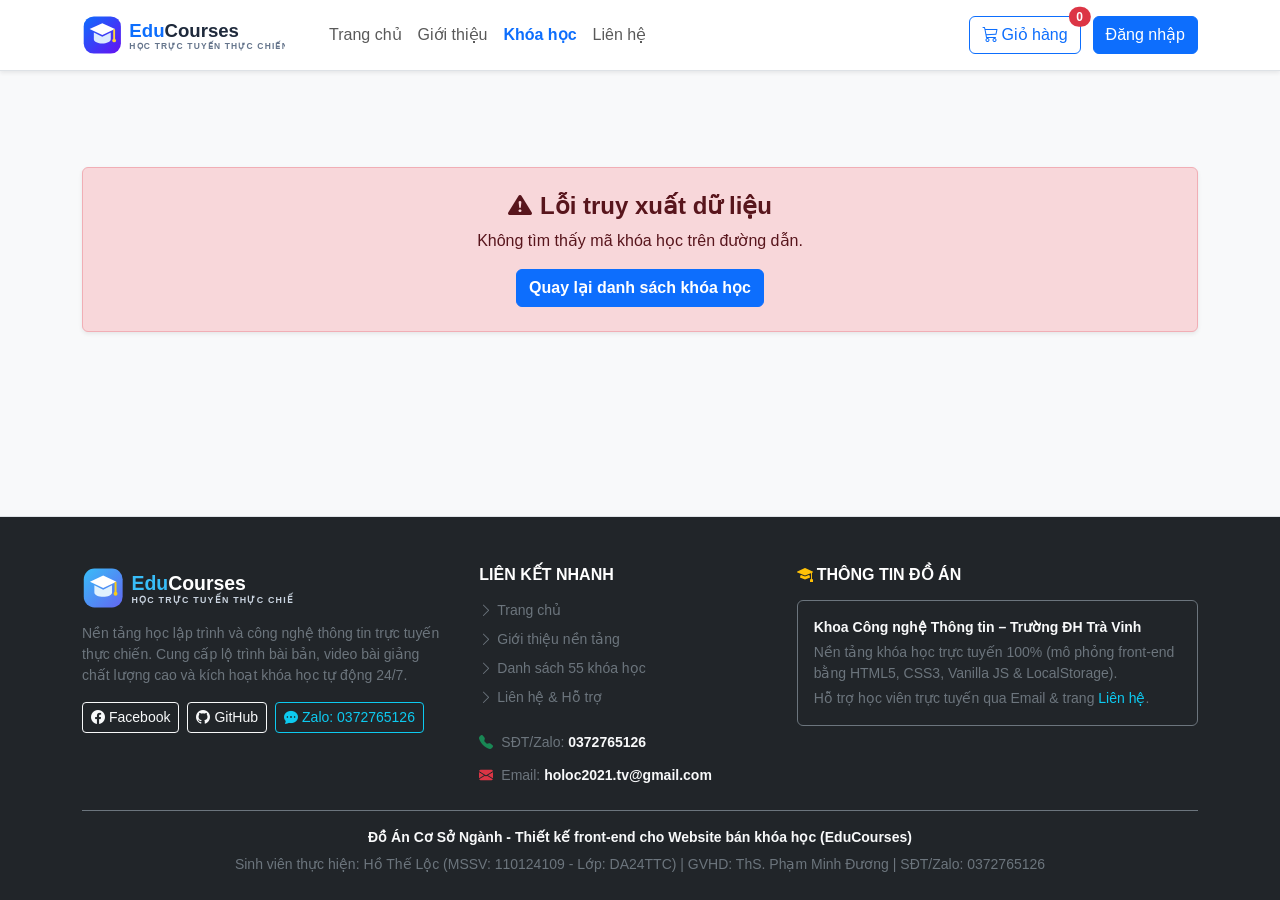
<file: src/course-detail.html>
<!DOCTYPE html>
<html lang="vi">
<head>
    <meta charset="UTF-8">
    <meta name="viewport" content="width=device-width, initial-scale=1.0">
    <title>Chi Tiết Khóa Học - EduCourses</title>
    <link href="https://cdn.jsdelivr.net/npm/bootstrap@5.3.3/dist/css/bootstrap.min.css" rel="stylesheet">
    <link href="https://cdn.jsdelivr.net/npm/bootstrap-icons@1.11.3/font/bootstrap-icons.min.css" rel="stylesheet">
    <link rel="stylesheet" href="css/style.css">
</head>
<body>

    <header>
        <nav class="navbar navbar-expand-lg navbar-light bg-white border-bottom sticky-top shadow-sm">
            <div class="container thanh-menu-dau-trang">
                <a class="navbar-brand d-flex align-items-center" href="index.html">
                    <img src="assets/images/logo.svg" alt="EduCourses Logo" class="anh-logo-thuong-hieu">
                </a>
                <button class="navbar-toggler" type="button" data-bs-toggle="collapse" data-bs-target="#thanh-menu-chinh" aria-label="Mở menu">
                    <i class="navbar-toggler-icon d-inline-block"></i>
                </button>
                <div class="collapse navbar-collapse" id="thanh-menu-chinh">
                    <ul class="navbar-nav me-auto mb-2 mb-lg-0">
                        <li class="nav-item">
                            <a class="nav-link" href="index.html">Trang chủ</a>
                        </li>
                        <li class="nav-item">
                            <a class="nav-link" href="about.html">Giới thiệu</a>
                        </li>
                        <li class="nav-item">
                            <a class="nav-link active fw-semibold text-primary" href="courses.html">Khóa học</a>
                        </li>
                        <li class="nav-item">
                            <a class="nav-link" href="contact.html">Liên hệ</a>
                        </li>
                    </ul>
                    <div class="nhom-nut-menu-phai">
                        <a href="cart.html" class="btn btn-outline-primary position-relative">
                            <i class="bi bi-cart3 me-1"></i>Giỏ hàng
                            <strong id="so-luong-gio-hang" class="badge bg-danger rounded-pill position-absolute top-0 start-100 translate-middle">0</strong>
                        </a>
                        <a href="login.html" class="btn btn-primary">Đăng nhập</a>
                    </div>
                </div>
            </div>
        </nav>
    </header>

    <main class="py-5" id="khung-chi-tiet-khoa-hoc">
        <div class="container">
            <nav aria-label="breadcrumb" class="mb-4">
                <ol class="breadcrumb">
                    <li class="breadcrumb-item"><a href="index.html" class="text-decoration-none">Trang chủ</a></li>
                    <li class="breadcrumb-item"><a href="courses.html" class="text-decoration-none">Khóa học</a></li>
                    <li id="duong-dan-ten-khoa-hoc" class="breadcrumb-item active" aria-current="page">Chi tiết khóa học</li>
                </ol>
            </nav>

            <!-- Bố cục CSS Grid (.luoi-chi-tiet-khoa-hoc): Cột trái <article> Nội dung khóa học + Cột phải <aside> Tóm tắt đăng ký -->
            <div class="luoi-chi-tiet-khoa-hoc">
                <article>
                    <section class="card border-0 shadow-sm mb-4 overflow-hidden">
                        <img id="anh-chi-tiet-khoa-hoc" src="" alt="Ảnh khóa học" class="img-fluid w-100 anh-bia-chi-tiet">
                    </section>

                    <section class="card border-0 shadow-sm mb-4">
                        <div class="card-body p-4">
                            <div class="thong-tin-phu-khoa-hoc mb-3">
                                <h4 class="fw-bold mb-0"><i class="bi bi-play-circle-fill text-danger me-2"></i>Video Bài Giảng Học Thử</h4>
                                <small class="badge bg-success-subtle text-success fw-semibold px-3 py-2">Miễn phí xem trước</small>
                            </div>
                            <div class="ratio ratio-16x9 rounded overflow-hidden bg-dark">
                                <video id="video-chi-tiet-khoa-hoc" controls poster="">
                                    <source src="https://www.w3schools.com/html/mov_bbb.mp4" type="video/mp4">
                                    Trình duyệt của bạn không hỗ trợ phát video HTML5.
                                </video>
                            </div>
                        </div>
                    </section>

                    <section class="card border-0 shadow-sm mb-4">
                        <div class="card-body p-4">
                            <h4 class="fw-bold mb-3">Giới thiệu khóa học</h4>
                            <p id="mo-ta-chi-tiet-khoa-hoc" class="text-secondary lh-lg"></p>

                            <h5 class="fw-bold mt-4 mb-3"><i class="bi bi-signpost-split-fill text-primary me-2"></i>Lộ trình học tập</h5>
                            <ol id="lo-trinh-hoc-chi-tiet" class="list-group list-group-numbered mb-4"></ol>

                            <h5 class="fw-bold mt-4 mb-3">Quyền lợi học viên</h5>
                            <ul class="list-group list-group-flush">
                                <li class="list-group-item px-0"><i class="bi bi-check-circle-fill text-success me-2"></i>Sản phẩm khóa học số trực tuyến: Mua 1 lần, sở hữu và học tập trọn đời.</li>
                                <li class="list-group-item px-0"><i class="bi bi-check-circle-fill text-success me-2"></i>Không giới hạn số lượt đăng ký và thời gian xem lại video bài giảng.</li>
                                <li class="list-group-item px-0"><i class="bi bi-check-circle-fill text-success me-2"></i>Thực hành xây dựng dự án thực tế với mã nguồn rõ ràng, dễ hiểu.</li>
                                <li class="list-group-item px-0"><i class="bi bi-check-circle-fill text-success me-2"></i>Hỗ trợ giải đáp thắc mắc trực tiếp qua Zalo và Email.</li>
                            </ul>
                        </div>
                    </section>

                    <section class="card border-0 shadow-sm">
                        <div class="card-body p-4">
                            <div class="thong-tin-phu-khoa-hoc border-bottom pb-3 mb-4">
                                <div>
                                    <h4 class="fw-bold mb-1"><i class="bi bi-star-fill text-warning me-2"></i>Đánh Giá & Nhận Xét Khóa Học</h4>
                                    <p class="text-muted small mb-0">Điểm đánh giá được tính trung bình trực tiếp từ đánh giá thật của học viên</p>
                                </div>
                                <div class="text-end">
                                    <div id="diem-trung-binh-danh-gia" class="fs-3 fw-bold text-warning">0.0 / 5.0</div>
                                    <small id="tong-so-luot-danh-gia" class="text-muted">0 lượt đánh giá thực tế</small>
                                </div>
                            </div>

                            <div id="thong-ke-phan-bo-sao" class="mb-4 p-3 bg-light rounded border"></div>

                            <form id="bieu-mau-danh-gia-khoa-hoc" class="mb-4">
                                <div class="mb-3">
                                    <label class="form-label fw-semibold d-block">Chọn mức đánh giá sao của bạn (1 đến 5 sao):</label>
                                    <div class="d-flex align-items-center gap-1 flex-wrap">
                                        <button type="button" class="nut-chon-sao-danh-gia" data-star="1" title="1 sao"><i class="bi bi-star-fill text-warning"></i></button>
                                        <button type="button" class="nut-chon-sao-danh-gia" data-star="2" title="2 sao"><i class="bi bi-star-fill text-warning"></i></button>
                                        <button type="button" class="nut-chon-sao-danh-gia" data-star="3" title="3 sao"><i class="bi bi-star-fill text-warning"></i></button>
                                        <button type="button" class="nut-chon-sao-danh-gia" data-star="4" title="4 sao"><i class="bi bi-star-fill text-warning"></i></button>
                                        <button type="button" class="nut-chon-sao-danh-gia" data-star="5" title="5 sao"><i class="bi bi-star-fill text-warning"></i></button>
                                        <strong id="nhan-so-sao-da-chon" class="ms-2 text-primary small">5 sao - Tuyệt vời</strong>
                                    </div>
                                </div>

                                <div class="mb-3">
                                    <label for="ten-nguoi-danh-gia" class="form-label fw-semibold">Họ và tên người đánh giá <div class="text-danger d-inline-block">*</div></label>
                                    <input type="text" id="ten-nguoi-danh-gia" class="form-control" placeholder="Nhập họ tên của bạn" required>
                                </div>

                                <div class="mb-3">
                                    <label for="noi-dung-binh-luan" class="form-label fw-semibold">Nội dung đánh giá <div class="text-danger d-inline-block">*</div></label>
                                    <textarea id="noi-dung-binh-luan" class="form-control" rows="3" placeholder="Chia sẻ cảm nhận thực tế của bạn về khóa học này..." required></textarea>
                                </div>

                                <button type="submit" class="btn btn-warning fw-bold text-dark">
                                    <i class="bi bi-send-check-fill me-2"></i>Gửi Đánh Giá Sao
                                </button>
                            </form>

                            <h6 class="fw-bold mb-3">Danh sách đánh giá từ học viên:</h6>
                            <div id="danh-sach-binh-luan-khoa-hoc"></div>
                        </div>
                    </section>
                </article>

                <aside class="card border-0 shadow-sm sticky-top khung-tom-tat-co-dinh">
                    <div class="card-body p-4">
                        <div class="thong-tin-phu-khoa-hoc mb-3">
                            <div class="d-flex flex-wrap gap-1"><div id="danh-muc-chi-tiet" class="badge bg-primary-subtle text-primary fw-semibold px-3 py-2">Danh mục</div><div id="trinh-do-chi-tiet" class="badge bg-light text-secondary border fw-semibold px-2 py-2">Cơ bản</div></div>
                            <div id="diem-sao-chi-tiet" class="fw-bold small"></div>
                        </div>

                        <h1 id="tieu-de-chi-tiet" class="h4 fw-bold mb-3">Tên khóa học</h1>
                        
                        <p class="text-secondary mb-2">
                            <i class="bi bi-person-workspace me-2"></i>Giảng viên: <strong id="giang-vien-chi-tiet" class="text-dark"></strong>
                        </p>

                        <p class="text-success small fw-semibold mb-2">
                            <i class="bi bi-infinity me-1"></i>Hình thức: Khóa học trực tuyến (Truy cập trọn đời)
                        </p>

                        <div class="thong-tin-phu-khoa-hoc text-secondary small mb-2">
                            <div id="thoi-luong-chi-tiet"><i class="bi bi-clock-fill text-info me-1"></i>0 giờ học</div>
                            <div id="so-bai-hoc-chi-tiet"><i class="bi bi-journal-text text-warning me-1"></i>0 bài học</div>
                        </div>

                        <div class="thong-tin-phu-khoa-hoc text-secondary small mb-3 border-bottom pb-3">
                            <div id="luot-xem-chi-tiet"><i class="bi bi-eye-fill text-primary me-1"></i>0 lượt xem</div>
                            <div id="luot-click-chi-tiet"><i class="bi bi-hand-index-thumb-fill text-success me-1"></i>0 lượt click</div>
                        </div>

                        <div class="bg-light p-3 rounded text-center mb-4 border">
                            <div id="gia-ban-chi-tiet" class="text-danger fw-bold fs-2">0đ</div>
                            <del id="gia-goc-chi-tiet" class="text-secondary fs-6">0đ</del>
                        </div>

                        <div class="nhom-nut-khoa-hoc">
                            <button id="nut-hoc-thu-chi-tiet" type="button" class="btn btn-outline-primary fw-semibold">
                                <i class="bi bi-play-btn-fill me-2"></i>Học thử bài 1 (Miễn phí)
                            </button>
                            <button id="nut-mua-ngay-chi-tiet" type="button" class="btn btn-danger btn-lg fw-semibold">
                                <i class="bi bi-lightning-charge-fill me-2"></i>Mua ngay
                            </button>
                            <button id="nut-them-gio-chi-tiet" type="button" class="btn btn-primary btn-lg fw-semibold">
                                <i class="bi bi-cart-plus me-2"></i>Thêm vào giỏ hàng
                            </button>
                            <button id="nut-yeu-thich-chi-tiet" type="button" class="btn btn-outline-danger fw-semibold">
                                <i class="bi bi-heart me-2"></i>Lưu vào Yêu thích
                            </button>
                            <a href="cart.html" class="btn btn-outline-secondary fw-semibold">
                                <i class="bi bi-bag-check me-2"></i>Đi tới giỏ hàng
                            </a>
                        </div>
                    </div>
                </aside>
            </div>

            <section id="khu-vuc-khoa-hoc-lien-quan" class="mt-5 pt-4 border-top">
                <h3 class="fw-bold mb-1"><i class="bi bi-collection-play-fill text-primary me-2"></i>Khóa Học Liên Quan Cùng Chuyên Ngành</h3>
                <p class="text-muted mb-4">Gợi ý các khóa học cùng lộ trình bạn có thể quan tâm</p>
                <div id="danh-sach-khoa-hoc-lien-quan" class="khung-khoa-hoc-4"></div>
            </section>
        </div>
    </main>

    <!-- Modal Học thử bài 1 miễn phí -->
    <div class="modal fade" id="hop-thoai-hoc-thu" tabindex="-1" aria-hidden="true">
        <div class="modal-dialog modal-lg modal-dialog-centered">
            <div class="modal-content border-0 shadow">
                <div class="modal-header bg-primary text-white">
                    <h5 class="modal-title fw-bold" id="tieu-de-video-hoc-thu">Học thử bài 1 (Miễn phí)</h5>
                    <button type="button" class="btn-close btn-close-white" data-bs-dismiss="modal" aria-label="Đóng"></button>
                </div>
                <div class="modal-body p-4">
                    <div class="ratio ratio-16x9 bg-dark rounded overflow-hidden mb-3">
                        <video id="khung-video-hoc-thu" controls>
                            <source src="https://www.w3schools.com/html/mov_bbb.mp4" type="video/mp4">
                        </video>
                    </div>
                    <div class="d-flex justify-content-between align-items-center flex-wrap gap-2">
                        <div id="giang-vien-video-hoc-thu" class="text-secondary fw-semibold">Giảng viên phụ trách</div>
                        <small class="badge bg-success-subtle text-success">Bài giảng học thử miễn phí</small>
                    </div>
                </div>
            </div>
        </div>
    </div>


    <footer class="bg-dark text-light pt-5 pb-4 mt-auto border-top">
        <div class="container">
            <div class="bo-cuc-chan-trang pb-4 border-bottom border-secondary">
                <section class="cot-thuong-hieu-chan-trang">
                    <a href="index.html" class="d-inline-block">
                        <img src="assets/images/logo-light.svg" alt="EduCourses Logo" class="anh-logo-chan-trang">
                    </a>
                    <p class="text-secondary small mb-1">
                        Nền tảng học lập trình và công nghệ thông tin trực tuyến thực chiến. Cung cấp lộ trình bài bản, video bài giảng chất lượng cao và kích hoạt khóa học tự động 24/7.
                    </p>
                    <div class="nhom-mang-xa-hoi-chan-trang">
                        <a href="https://facebook.com" target="_blank" rel="noopener" class="btn btn-outline-light btn-sm" title="Facebook">
                            <i class="bi bi-facebook me-1"></i>Facebook
                        </a>
                        <a href="https://github.com" target="_blank" rel="noopener" class="btn btn-outline-light btn-sm" title="GitHub">
                            <i class="bi bi-github me-1"></i>GitHub
                        </a>
                        <a href="https://zalo.me" target="_blank" rel="noopener" class="btn btn-outline-info btn-sm" title="Zalo: 0372765126">
                            <i class="bi bi-chat-dots-fill me-1"></i>Zalo: 0372765126
                        </a>
                    </div>
                </section>

                <nav class="cot-lien-ket-chan-trang" aria-label="Liên kết chân trang">
                    <h6 class="fw-bold text-white text-uppercase mb-2">Liên Kết Nhanh</h6>
                    <ul class="list-unstyled small mb-2">
                        <li class="mb-2"><a href="index.html" class="text-secondary text-decoration-none"><i class="bi bi-chevron-right me-1"></i>Trang chủ</a></li>
                        <li class="mb-2"><a href="about.html" class="text-secondary text-decoration-none"><i class="bi bi-chevron-right me-1"></i>Giới thiệu nền tảng</a></li>
                        <li class="mb-2"><a href="courses.html" class="text-secondary text-decoration-none"><i class="bi bi-chevron-right me-1"></i>Danh sách 55 khóa học</a></li>
                        <li class="mb-2"><a href="contact.html" class="text-secondary text-decoration-none"><i class="bi bi-chevron-right me-1"></i>Liên hệ & Hỗ trợ</a></li>
                    </ul>
                    <div class="small text-secondary mb-1">
                        <i class="bi bi-telephone-fill text-success me-2"></i>SĐT/Zalo: <a href="https://zalo.me" target="_blank" rel="noopener" class="text-light fw-semibold text-decoration-none">0372765126</a>
                    </div>
                    <div class="small text-secondary">
                        <i class="bi bi-envelope-fill text-danger me-2"></i>Email: <a href="mailto:holoc2021.tv@gmail.com" class="text-light fw-semibold text-decoration-none">holoc2021.tv@gmail.com</a>
                    </div>
                </nav>

                <aside class="cot-ban-do-chan-trang">
                    <div class="d-flex justify-content-between align-items-center mb-2">
                        <h6 class="fw-bold text-white text-uppercase mb-0"><i class="bi bi-mortarboard-fill text-warning me-1"></i>Thông Tin Đồ Án</h6>
                        
                    </div>
                    <div class="p-3 rounded border border-secondary bg-dark text-secondary small">
                        <div class="text-light fw-semibold mb-1">Khoa Công nghệ Thông tin – Trường ĐH Trà Vinh</div>
                        <div class="mb-1">Nền tảng khóa học trực tuyến 100% (mô phỏng front-end bằng HTML5, CSS3, Vanilla JS &amp; LocalStorage).</div>
                        <div>Hỗ trợ học viên trực tuyến qua Email &amp; trang <a href="contact.html" class="text-info text-decoration-none">Liên hệ</a>.</div>
                    </div>
                </aside>
            </div>

            <div class="text-center pt-3">
                <p class="mb-1 fw-semibold small text-light">Đồ Án Cơ Sở Ngành - Thiết kế front-end cho Website bán khóa học (EduCourses)</p>
                <small class="text-secondary">Sinh viên thực hiện: Hồ Thế Lộc (MSSV: 110124109 - Lớp: DA24TTC) | GVHD: ThS. Phạm Minh Đương | SĐT/Zalo: 0372765126</small>
            </div>
        </div>
    </footer>

    <script src="https://cdn.jsdelivr.net/npm/bootstrap@5.3.3/dist/js/bootstrap.bundle.min.js"></script>
    <script src="js/storage.js"></script>
    <script src="js/data.js"></script>
    <script src="js/auth.js"></script>
    <script src="js/course-detail.js"></script>
</body>
</html>
</file>
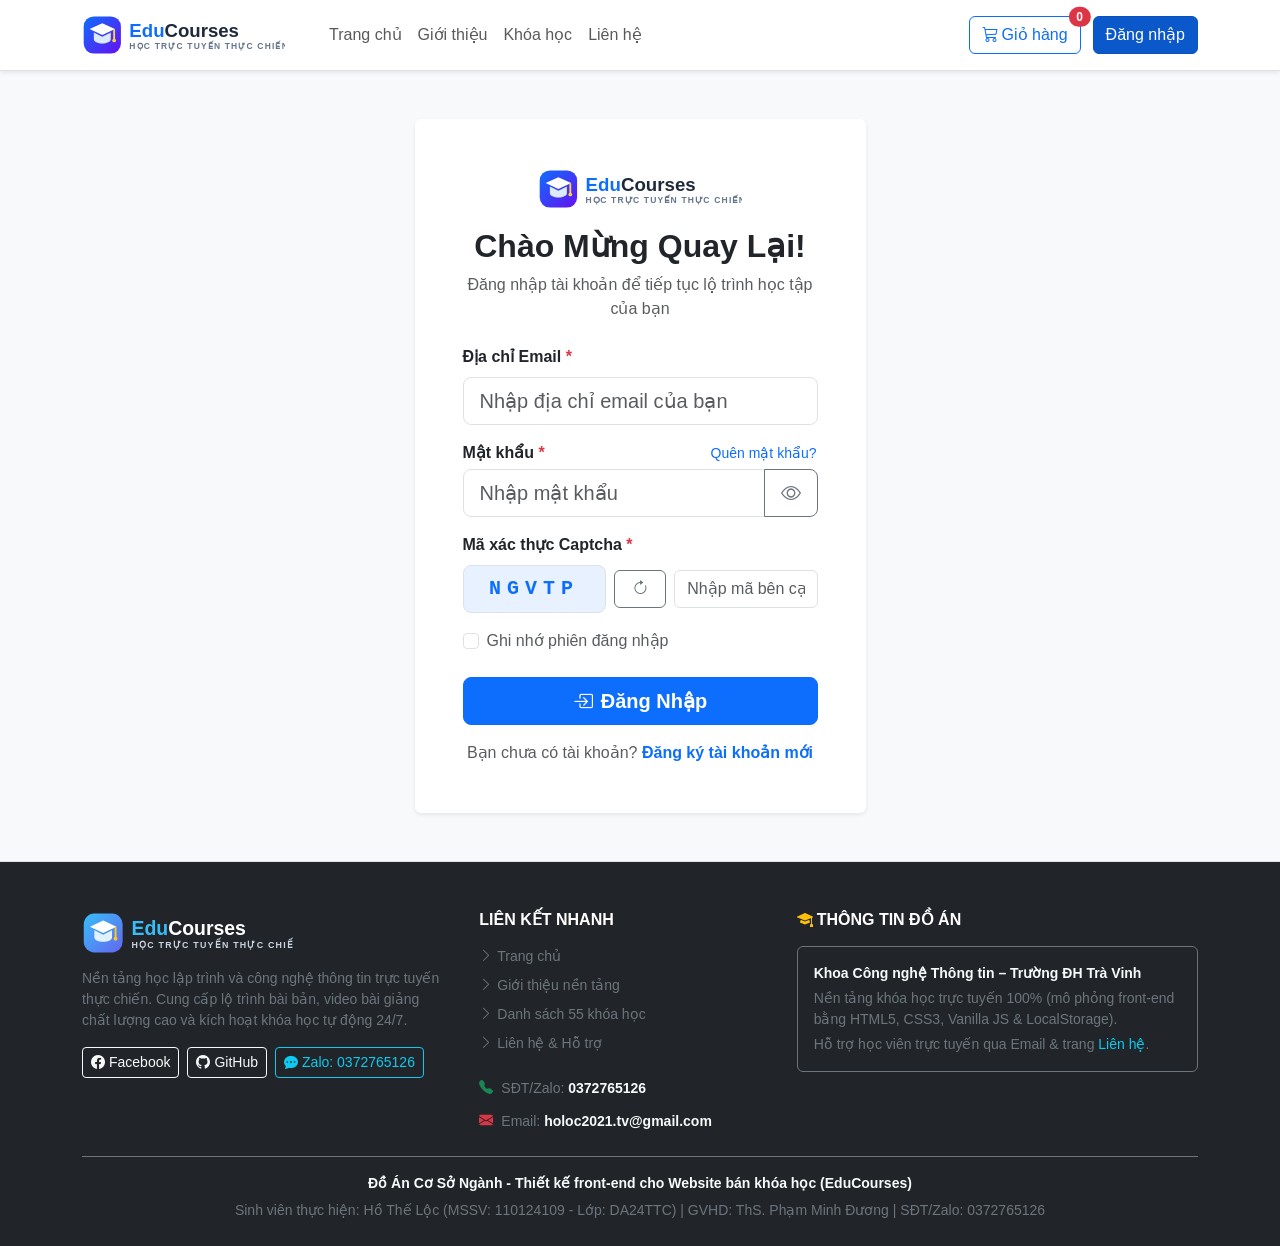
<file: src/login.html>
<!DOCTYPE html>
<html lang="vi">
<head>
    <meta charset="UTF-8">
    <meta name="viewport" content="width=device-width, initial-scale=1.0">
    <title>Đăng Nhập - EduCourses</title>
    <link href="https://cdn.jsdelivr.net/npm/bootstrap@5.3.3/dist/css/bootstrap.min.css" rel="stylesheet">
    <link href="https://cdn.jsdelivr.net/npm/bootstrap-icons@1.11.3/font/bootstrap-icons.min.css" rel="stylesheet">
    <link rel="stylesheet" href="css/style.css">
</head>
<body class="bg-light">

    <header>
        <nav class="navbar navbar-expand-lg navbar-light bg-white border-bottom sticky-top shadow-sm">
            <div class="container thanh-menu-dau-trang">
                <a class="navbar-brand d-flex align-items-center" href="index.html">
                    <img src="assets/images/logo.svg" alt="EduCourses Logo" class="anh-logo-thuong-hieu">
                </a>
                <button class="navbar-toggler" type="button" data-bs-toggle="collapse" data-bs-target="#thanh-menu-chinh" aria-label="Mở menu">
                    <i class="navbar-toggler-icon d-inline-block"></i>
                </button>
                <div class="collapse navbar-collapse" id="thanh-menu-chinh">
                    <ul class="navbar-nav me-auto mb-2 mb-lg-0">
                        <li class="nav-item">
                            <a class="nav-link" href="index.html">Trang chủ</a>
                        </li>
                        <li class="nav-item">
                            <a class="nav-link" href="about.html">Giới thiệu</a>
                        </li>
                        <li class="nav-item">
                            <a class="nav-link" href="courses.html">Khóa học</a>
                        </li>
                        <li class="nav-item">
                            <a class="nav-link" href="contact.html">Liên hệ</a>
                        </li>
                    </ul>
                    <div class="nhom-nut-menu-phai">
                        <a href="cart.html" class="btn btn-outline-primary position-relative">
                            <i class="bi bi-cart3 me-1"></i>Giỏ hàng
                            <strong id="so-luong-gio-hang" class="badge bg-danger rounded-pill position-absolute top-0 start-100 translate-middle">0</strong>
                        </a>
                        <a href="login.html" class="btn btn-primary active">Đăng nhập</a>
                    </div>
                </div>
            </div>
        </nav>
    </header>

    <main class="py-5">
        <div class="container">
            <div class="row justify-content-center">
                <div class="col-md-8 col-lg-5">
                    <section class="card border-0 shadow-sm">
                        <div class="card-body p-5">
                            <div class="text-center mb-4">
                                <img src="assets/images/logo.svg" alt="EduCourses Logo" class="anh-logo-thuong-hieu mb-3">
                                <h2 class="fw-bold">Chào Mừng Quay Lại!</h2>
                                <p class="text-muted">Đăng nhập tài khoản để tiếp tục lộ trình học tập của bạn</p>
                            </div>

                            <form id="bieu-mau-dang-nhap">
                                <div class="mb-3">
                                    <label for="email-dang-nhap" class="form-label fw-semibold">Địa chỉ Email <div class="text-danger d-inline-block">*</div></label>
                                    <input type="email" class="form-control form-control-lg" id="email-dang-nhap" placeholder="Nhập địa chỉ email của bạn" required>
                                </div>

                                <div class="mb-3">
                                    <div class="d-flex justify-content-between align-items-center mb-1">
                                        <label for="mat-khau-dang-nhap" class="form-label fw-semibold mb-0">Mật khẩu <div class="text-danger d-inline-block">*</div></label>
                                        <button type="button" id="nut-mo-quen-mat-khau" class="btn btn-link btn-sm p-0 text-decoration-none">Quên mật khẩu?</button>
                                    </div>
                                    <div class="input-group input-group-lg">
                                        <input type="password" class="form-control" id="mat-khau-dang-nhap" placeholder="Nhập mật khẩu" required>
                                        <button type="button" class="btn btn-outline-secondary nut-an-hien-mat-khau" data-target="mat-khau-dang-nhap" title="Ẩn/Hiện mật khẩu"><i class="bi bi-eye"></i></button>
                                    </div>
                                </div>

                                <!-- Mã xác thực Captcha khi đăng nhập -->
                                <div class="mb-3">
                                    <label for="o-nhap-ma-xac-thuc-dang-nhap" class="form-label fw-semibold">Mã xác thực Captcha <div class="text-danger d-inline-block">*</div></label>
                                    <div class="row g-2 align-items-center">
                                        <div class="col-5">
                                            <div id="hien-thi-ma-xac-thuc-dang-nhap" class="p-2 text-center fw-bold fs-5 border hop-ma-xac-thuc">EDU26</div>
                                        </div>
                                        <div class="col-2 text-center">
                                            <button type="button" id="nut-doi-ma-xac-thuc-dang-nhap" class="btn btn-outline-secondary w-100" title="Đổi mã Captcha khác">
                                                <i class="bi bi-arrow-clockwise"></i>
                                            </button>
                                        </div>
                                        <div class="col-5">
                                            <input type="text" class="form-control" id="o-nhap-ma-xac-thuc-dang-nhap" placeholder="Nhập mã bên cạnh" required>
                                        </div>
                                    </div>
                                </div>

                                <div class="mb-4 form-check">
                                    <input type="checkbox" class="form-check-input" id="ghi-nho-dang-nhap">
                                    <label class="form-check-label text-muted" for="ghi-nho-dang-nhap">Ghi nhớ phiên đăng nhập</label>
                                </div>

                                <button type="submit" class="btn btn-primary btn-lg w-100 fw-bold mb-3">
                                    <i class="bi bi-box-arrow-in-right me-2"></i>Đăng Nhập
                                </button>

                                <div class="text-center text-muted">
                                    Bạn chưa có tài khoản? <a href="register.html" class="text-decoration-none fw-semibold">Đăng ký tài khoản mới</a>
                                </div>
                            </form>
                        </div>
                    </section>
                </div>
            </div>
        </div>

    <!-- Modal Quên mật khẩu (Mô phỏng) -->
    <div class="modal fade" id="hop-thoai-quen-mat-khau" tabindex="-1" aria-hidden="true">
        <div class="modal-dialog modal-dialog-centered">
            <div class="modal-content border-0 shadow">
                <div class="modal-header bg-primary text-white">
                    <h5 class="modal-title fw-bold"><i class="bi bi-key-fill me-2"></i>Đặt Lại Mật Khẩu</h5>
                    <button type="button" class="btn-close btn-close-white" data-bs-dismiss="modal" aria-label="Đóng"></button>
                </div>
                <div class="alert alert-warning small py-2 mb-3"><i class="bi bi-info-circle-fill me-1"></i><strong>Mô phỏng – không gửi email/OTP; không dùng cho tài khoản thật.</strong> Thao tác này chỉ cập nhật dữ liệu thử nghiệm trong LocalStorage.</div>
                    <form id="bieu-mau-quen-mat-khau">
                    <div class="modal-body p-4">
                        <p class="text-muted small mb-3">Nhập đúng email tài khoản đã đăng ký trong hệ thống để đặt lại mật khẩu mới (mô phỏng qua LocalStorage).</p>
                        <div class="mb-3">
                            <label for="email-quen-mat-khau" class="form-label fw-semibold">Email tài khoản</label>
                            <input type="email" id="email-quen-mat-khau" class="form-control" placeholder="name@example.com" required>
                        </div>
                        <div class="mb-3">
                            <label for="mat-khau-moi-khoi-phuc" class="form-label fw-semibold">Mật khẩu mới (tối thiểu 6 ký tự)</label>
                            <div class="input-group">
                                <input type="password" id="mat-khau-moi-khoi-phuc" class="form-control" minlength="6" placeholder="Nhập mật khẩu mới" required>
                                <button type="button" class="btn btn-outline-secondary nut-an-hien-mat-khau" data-target="mat-khau-moi-khoi-phuc" title="Ẩn/Hiện mật khẩu"><i class="bi bi-eye"></i></button>
                            </div>
                        </div>
                        <div class="mb-3">
                            <label for="o-nhap-captcha-quen-mat-khau" class="form-label fw-semibold">Mã xác thực Captcha</label>
                            <div class="row g-2 align-items-center">
                                <div class="col-5">
                                    <div id="hien-thi-captcha-quen-mat-khau" class="p-2 text-center fw-bold border hop-ma-xac-thuc">EDU99</div>
                                </div>
                                <div class="col-2">
                                    <button type="button" id="nut-doi-captcha-quen-mat-khau" class="btn btn-outline-secondary w-100" title="Đổi mã"><i class="bi bi-arrow-clockwise"></i></button>
                                </div>
                                <div class="col-5">
                                    <input type="text" id="o-nhap-captcha-quen-mat-khau" class="form-control" placeholder="Nhập mã" required>
                                </div>
                            </div>
                        </div>
                    </div>
                    <div class="modal-footer">
                        <button type="button" class="btn btn-outline-secondary" data-bs-dismiss="modal">Hủy</button>
                        <button type="submit" class="btn btn-primary fw-semibold">Cập nhật mật khẩu</button>
                    </div>
                </form>
            </div>
        </div>
    </div>

    </main>

    <footer class="bg-dark text-light pt-5 pb-4 mt-auto border-top">
        <div class="container">
            <div class="bo-cuc-chan-trang pb-4 border-bottom border-secondary">
                <section class="cot-thuong-hieu-chan-trang">
                    <a href="index.html" class="d-inline-block">
                        <img src="assets/images/logo-light.svg" alt="EduCourses Logo" class="anh-logo-chan-trang">
                    </a>
                    <p class="text-secondary small mb-1">
                        Nền tảng học lập trình và công nghệ thông tin trực tuyến thực chiến. Cung cấp lộ trình bài bản, video bài giảng chất lượng cao và kích hoạt khóa học tự động 24/7.
                    </p>
                    <div class="nhom-mang-xa-hoi-chan-trang">
                        <a href="https://facebook.com" target="_blank" rel="noopener" class="btn btn-outline-light btn-sm" title="Facebook">
                            <i class="bi bi-facebook me-1"></i>Facebook
                        </a>
                        <a href="https://github.com" target="_blank" rel="noopener" class="btn btn-outline-light btn-sm" title="GitHub">
                            <i class="bi bi-github me-1"></i>GitHub
                        </a>
                        <a href="https://zalo.me" target="_blank" rel="noopener" class="btn btn-outline-info btn-sm" title="Zalo: 0372765126">
                            <i class="bi bi-chat-dots-fill me-1"></i>Zalo: 0372765126
                        </a>
                    </div>
                </section>

                <nav class="cot-lien-ket-chan-trang" aria-label="Liên kết chân trang">
                    <h6 class="fw-bold text-white text-uppercase mb-2">Liên Kết Nhanh</h6>
                    <ul class="list-unstyled small mb-2">
                        <li class="mb-2"><a href="index.html" class="text-secondary text-decoration-none"><i class="bi bi-chevron-right me-1"></i>Trang chủ</a></li>
                        <li class="mb-2"><a href="about.html" class="text-secondary text-decoration-none"><i class="bi bi-chevron-right me-1"></i>Giới thiệu nền tảng</a></li>
                        <li class="mb-2"><a href="courses.html" class="text-secondary text-decoration-none"><i class="bi bi-chevron-right me-1"></i>Danh sách 55 khóa học</a></li>
                        <li class="mb-2"><a href="contact.html" class="text-secondary text-decoration-none"><i class="bi bi-chevron-right me-1"></i>Liên hệ & Hỗ trợ</a></li>
                    </ul>
                    <div class="small text-secondary mb-1">
                        <i class="bi bi-telephone-fill text-success me-2"></i>SĐT/Zalo: <a href="https://zalo.me" target="_blank" rel="noopener" class="text-light fw-semibold text-decoration-none">0372765126</a>
                    </div>
                    <div class="small text-secondary">
                        <i class="bi bi-envelope-fill text-danger me-2"></i>Email: <a href="mailto:holoc2021.tv@gmail.com" class="text-light fw-semibold text-decoration-none">holoc2021.tv@gmail.com</a>
                    </div>
                </nav>

                <aside class="cot-ban-do-chan-trang">
                    <div class="d-flex justify-content-between align-items-center mb-2">
                        <h6 class="fw-bold text-white text-uppercase mb-0"><i class="bi bi-mortarboard-fill text-warning me-1"></i>Thông Tin Đồ Án</h6>
                        
                    </div>
                    <div class="p-3 rounded border border-secondary bg-dark text-secondary small">
                        <div class="text-light fw-semibold mb-1">Khoa Công nghệ Thông tin – Trường ĐH Trà Vinh</div>
                        <div class="mb-1">Nền tảng khóa học trực tuyến 100% (mô phỏng front-end bằng HTML5, CSS3, Vanilla JS &amp; LocalStorage).</div>
                        <div>Hỗ trợ học viên trực tuyến qua Email &amp; trang <a href="contact.html" class="text-info text-decoration-none">Liên hệ</a>.</div>
                    </div>
                </aside>
            </div>

            <div class="text-center pt-3">
                <p class="mb-1 fw-semibold small text-light">Đồ Án Cơ Sở Ngành - Thiết kế front-end cho Website bán khóa học (EduCourses)</p>
                <small class="text-secondary">Sinh viên thực hiện: Hồ Thế Lộc (MSSV: 110124109 - Lớp: DA24TTC) | GVHD: ThS. Phạm Minh Đương | SĐT/Zalo: 0372765126</small>
            </div>
        </div>
    </footer>

    <script src="https://cdn.jsdelivr.net/npm/bootstrap@5.3.3/dist/js/bootstrap.bundle.min.js"></script>
    <script src="js/storage.js"></script>
    <script src="js/data.js"></script>
    <script src="js/auth.js"></script>
    <script src="js/login.js"></script>
</body>
</html>
</file>
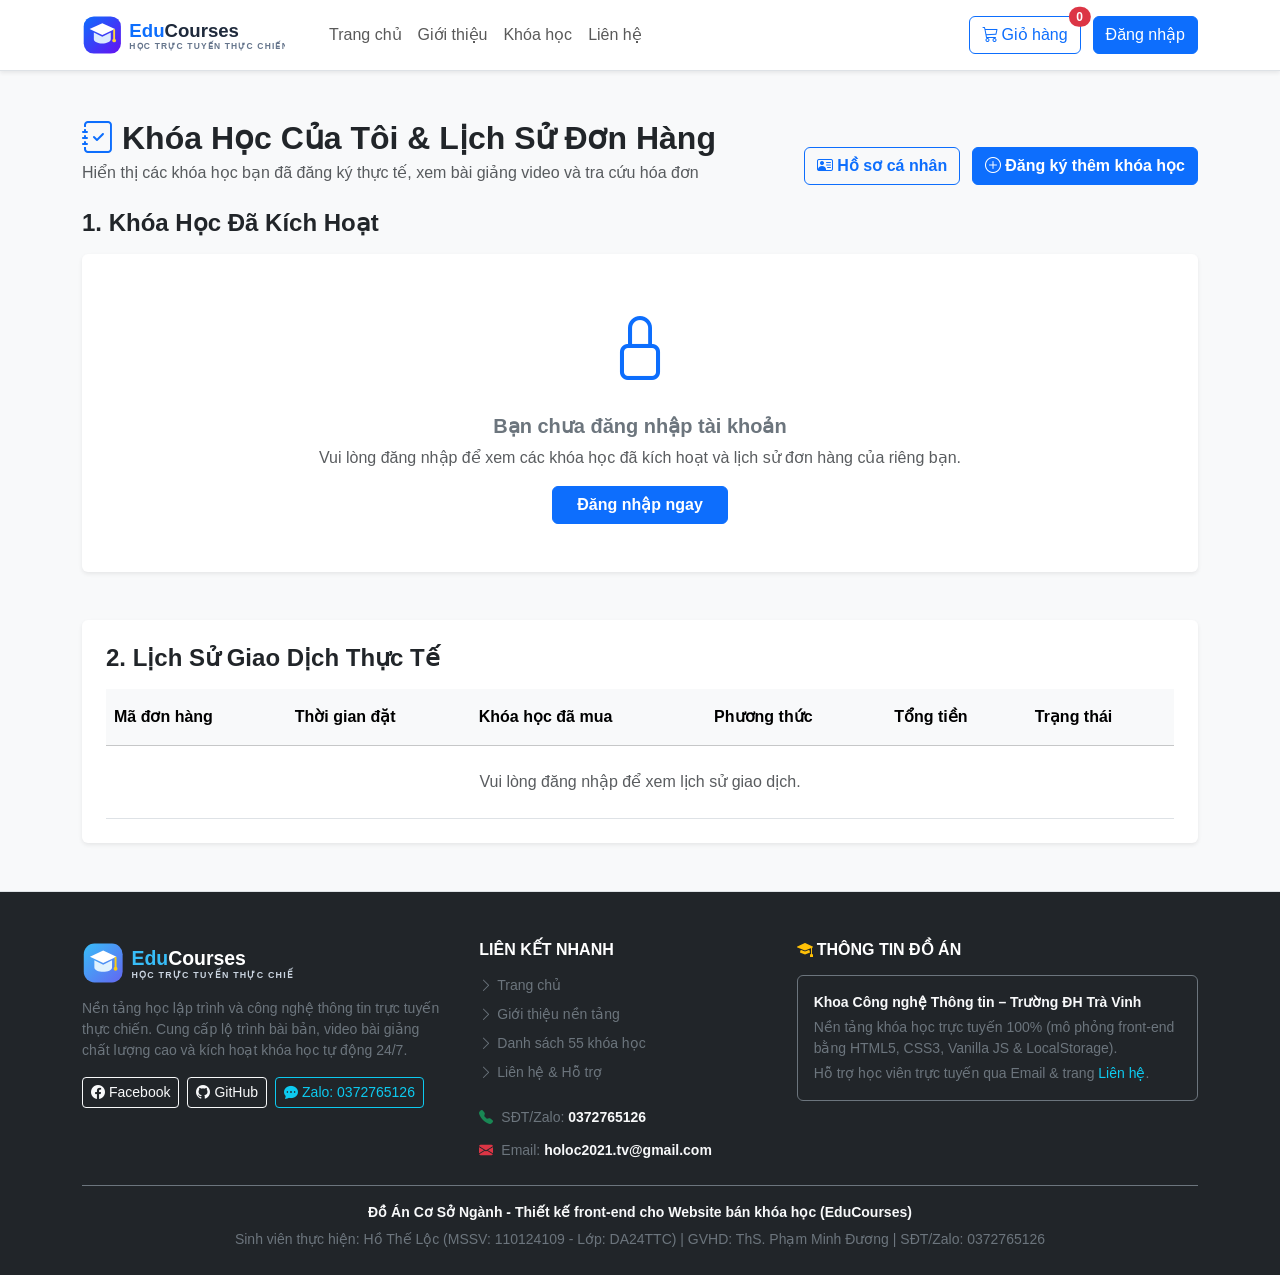
<file: src/my-courses.html>
<!DOCTYPE html>
<html lang="vi">
<head>
    <meta charset="UTF-8">
    <meta name="viewport" content="width=device-width, initial-scale=1.0">
    <title>Khóa Học Của Tôi - EduCourses</title>
    <link href="https://cdn.jsdelivr.net/npm/bootstrap@5.3.3/dist/css/bootstrap.min.css" rel="stylesheet">
    <link href="https://cdn.jsdelivr.net/npm/bootstrap-icons@1.11.3/font/bootstrap-icons.min.css" rel="stylesheet">
    <link rel="stylesheet" href="css/style.css">
</head>
<body class="bg-light">

    <header>
        <nav class="navbar navbar-expand-lg navbar-light bg-white border-bottom sticky-top shadow-sm">
            <div class="container thanh-menu-dau-trang">
                <a class="navbar-brand d-flex align-items-center" href="index.html">
                    <img src="assets/images/logo.svg" alt="EduCourses Logo" class="anh-logo-thuong-hieu">
                </a>
                <button class="navbar-toggler" type="button" data-bs-toggle="collapse" data-bs-target="#thanh-menu-chinh" aria-label="Mở menu">
                    <i class="navbar-toggler-icon d-inline-block"></i>
                </button>
                <div class="collapse navbar-collapse" id="thanh-menu-chinh">
                    <ul class="navbar-nav me-auto mb-2 mb-lg-0">
                        <li class="nav-item">
                            <a class="nav-link" href="index.html">Trang chủ</a>
                        </li>
                        <li class="nav-item">
                            <a class="nav-link" href="about.html">Giới thiệu</a>
                        </li>
                        <li class="nav-item">
                            <a class="nav-link" href="courses.html">Khóa học</a>
                        </li>
                        <li class="nav-item">
                            <a class="nav-link" href="contact.html">Liên hệ</a>
                        </li>
                    </ul>
                    <div class="nhom-nut-menu-phai">
                        <a href="cart.html" class="btn btn-outline-primary position-relative">
                            <i class="bi bi-cart3 me-1"></i>Giỏ hàng
                            <strong id="so-luong-gio-hang" class="badge bg-danger rounded-pill position-absolute top-0 start-100 translate-middle">0</strong>
                        </a>
                        <a href="login.html" class="btn btn-primary">Đăng nhập</a>
                    </div>
                </div>
            </div>
        </nav>
    </header>

    <main class="py-5">
        <div class="container">
            <section class="tieu-de-khu-vuc-flex mb-4">
                <div>
                    <h2 class="fw-bold mb-1"><i class="bi bi-journal-check text-primary me-2"></i>Khóa Học Của Tôi & Lịch Sử Đơn Hàng</h2>
                    <p class="text-muted mb-0">Hiển thị các khóa học bạn đã đăng ký thực tế, xem bài giảng video và tra cứu hóa đơn</p>
                </div>
                <div class="nhom-nut-banner-chinh">
                    <a href="profile.html" class="btn btn-outline-primary fw-semibold">
                        <i class="bi bi-person-vcard me-1"></i>Hồ sơ cá nhân
                    </a>
                    <a href="courses.html" class="btn btn-primary fw-semibold">
                        <i class="bi bi-plus-circle me-1"></i>Đăng ký thêm khóa học
                    </a>
                </div>
            </section>

            <section class="mb-5">
                <h4 class="fw-bold mb-3">1. Khóa Học Đã Kích Hoạt</h4>
                <div id="luoi-khoa-hoc-da-mua" class="khung-khoa-hoc-3"></div>
            </section>

            <section class="card border-0 shadow-sm">
                <div class="card-body p-4">
                    <h4 class="fw-bold mb-3">2. Lịch Sử Giao Dịch Thực Tế</h4>
                    <div class="table-responsive">
                        <table class="table table-hover align-middle mb-0">
                            <thead class="table-light">
                                <tr>
                                    <th class="py-3">Mã đơn hàng</th>
                                    <th class="py-3">Thời gian đặt</th>
                                    <th class="py-3">Khóa học đã mua</th>
                                    <th class="py-3">Phương thức</th>
                                    <th class="py-3">Tổng tiền</th>
                                    <th class="py-3">Trạng thái</th>
                                </tr>
                            </thead>
                            <tbody id="bang-lich-su-don-hang"></tbody>
                        </table>
                    </div>
                </div>
            </section>
        </div>

        <div class="modal fade" id="hop-thoai-video-bai-giang" tabindex="-1" aria-hidden="true">
            <div class="modal-dialog modal-lg modal-dialog-centered">
                <div class="modal-content border-0 shadow">
                    <div class="modal-header bg-primary text-white">
                        <h5 class="modal-title fw-bold" id="tieu-de-video-bai-giang">Bài giảng khóa học</h5>
                        <button type="button" class="btn-close btn-close-white" data-bs-dismiss="modal" aria-label="Đóng"></button>
                    </div>
                    <div class="modal-body p-4">
                        <div class="ratio ratio-16x9 rounded overflow-hidden bg-dark mb-3">
                            <video id="khung-video-bai-giang" controls>
                                <source src="https://www.w3schools.com/html/mov_bbb.mp4" type="video/mp4">
                            </video>
                        </div>
                        <div class="thong-tin-phu-khoa-hoc">
                            <div id="giang-vien-video-bai-giang" class="text-secondary fw-semibold">Giảng viên</div>
                            <div class="badge bg-success px-3 py-2">Đã mở khóa toàn bộ bài giảng</div>
                        </div>
                    </div>
                </div>
            </div>
        </div>

        <!-- Modal Chứng nhận hoàn thành khóa học -->
        <div class="modal fade" id="hop-thoai-chung-nhan" tabindex="-1" aria-hidden="true">
            <div class="modal-dialog modal-lg modal-dialog-centered">
                <div class="modal-content border-0 shadow">
                    <div class="modal-header bg-warning text-dark">
                        <h5 class="modal-title fw-bold"><i class="bi bi-award-fill me-2"></i>Chứng Nhận Hoàn Thành Khóa Học</h5>
                        <button type="button" class="btn-close" data-bs-dismiss="modal" aria-label="Đóng"></button>
                    </div>
                    <div class="modal-body p-4">
                        <div class="border border-3 border-warning rounded-3 p-4 text-center bg-light">
                            <div class="text-uppercase text-primary fw-bold small mb-2">Hệ thống đào tạo trực tuyến EduCourses</div>
                            <h3 class="fw-bold text-dark mb-3">CHỨNG NHẬN HOÀN THÀNH</h3>
                            <p class="text-muted mb-2">Trân trọng chứng nhận học viên</p>
                            <h4 id="chung-nhan-ten-hoc-vien" class="fw-bold text-primary mb-3">Học viên</h4>
                            <p class="text-muted mb-2">Đã hoàn thành 100% nội dung và bài giảng của khóa học</p>
                            <h5 id="chung-nhan-ten-khoa-hoc" class="fw-bold text-dark mb-3">Tên khóa học</h5>
                            <div class="row g-2 justify-content-center small text-secondary mt-3 pt-3 border-top">
                                <div class="col-md-4">Giảng viên: <strong id="chung-nhan-giang-vien" class="text-dark"></strong></div>
                                <div class="col-md-4">Ngày cấp: <strong id="chung-nhan-ngay-cap" class="text-dark"></strong></div>
                                <div class="col-md-4">Mã chứng chỉ: <strong id="chung-nhan-ma-so" class="text-dark"></strong></div>
                            </div>
                        </div>
                    </div>
                    <div class="modal-footer">
                        <button type="button" class="btn btn-outline-secondary" data-bs-dismiss="modal">Đóng</button>
                        <button type="button" id="nut-in-chung-nhan" class="btn btn-primary fw-semibold">
                            <i class="bi bi-printer me-1"></i>In / Lưu PDF
                        </button>
                    </div>
                </div>
            </div>
        </div>

    </main>

    <footer class="bg-dark text-light pt-5 pb-4 mt-auto border-top">
        <div class="container">
            <div class="bo-cuc-chan-trang pb-4 border-bottom border-secondary">
                <section class="cot-thuong-hieu-chan-trang">
                    <a href="index.html" class="d-inline-block">
                        <img src="assets/images/logo-light.svg" alt="EduCourses Logo" class="anh-logo-chan-trang">
                    </a>
                    <p class="text-secondary small mb-1">
                        Nền tảng học lập trình và công nghệ thông tin trực tuyến thực chiến. Cung cấp lộ trình bài bản, video bài giảng chất lượng cao và kích hoạt khóa học tự động 24/7.
                    </p>
                    <div class="nhom-mang-xa-hoi-chan-trang">
                        <a href="https://facebook.com" target="_blank" rel="noopener" class="btn btn-outline-light btn-sm" title="Facebook">
                            <i class="bi bi-facebook me-1"></i>Facebook
                        </a>
                        <a href="https://github.com" target="_blank" rel="noopener" class="btn btn-outline-light btn-sm" title="GitHub">
                            <i class="bi bi-github me-1"></i>GitHub
                        </a>
                        <a href="https://zalo.me" target="_blank" rel="noopener" class="btn btn-outline-info btn-sm" title="Zalo: 0372765126">
                            <i class="bi bi-chat-dots-fill me-1"></i>Zalo: 0372765126
                        </a>
                    </div>
                </section>

                <nav class="cot-lien-ket-chan-trang" aria-label="Liên kết chân trang">
                    <h6 class="fw-bold text-white text-uppercase mb-2">Liên Kết Nhanh</h6>
                    <ul class="list-unstyled small mb-2">
                        <li class="mb-2"><a href="index.html" class="text-secondary text-decoration-none"><i class="bi bi-chevron-right me-1"></i>Trang chủ</a></li>
                        <li class="mb-2"><a href="about.html" class="text-secondary text-decoration-none"><i class="bi bi-chevron-right me-1"></i>Giới thiệu nền tảng</a></li>
                        <li class="mb-2"><a href="courses.html" class="text-secondary text-decoration-none"><i class="bi bi-chevron-right me-1"></i>Danh sách 55 khóa học</a></li>
                        <li class="mb-2"><a href="contact.html" class="text-secondary text-decoration-none"><i class="bi bi-chevron-right me-1"></i>Liên hệ & Hỗ trợ</a></li>
                    </ul>
                    <div class="small text-secondary mb-1">
                        <i class="bi bi-telephone-fill text-success me-2"></i>SĐT/Zalo: <a href="https://zalo.me" target="_blank" rel="noopener" class="text-light fw-semibold text-decoration-none">0372765126</a>
                    </div>
                    <div class="small text-secondary">
                        <i class="bi bi-envelope-fill text-danger me-2"></i>Email: <a href="mailto:holoc2021.tv@gmail.com" class="text-light fw-semibold text-decoration-none">holoc2021.tv@gmail.com</a>
                    </div>
                </nav>

                <aside class="cot-ban-do-chan-trang">
                    <div class="d-flex justify-content-between align-items-center mb-2">
                        <h6 class="fw-bold text-white text-uppercase mb-0"><i class="bi bi-mortarboard-fill text-warning me-1"></i>Thông Tin Đồ Án</h6>
                        
                    </div>
                    <div class="p-3 rounded border border-secondary bg-dark text-secondary small">
                        <div class="text-light fw-semibold mb-1">Khoa Công nghệ Thông tin – Trường ĐH Trà Vinh</div>
                        <div class="mb-1">Nền tảng khóa học trực tuyến 100% (mô phỏng front-end bằng HTML5, CSS3, Vanilla JS &amp; LocalStorage).</div>
                        <div>Hỗ trợ học viên trực tuyến qua Email &amp; trang <a href="contact.html" class="text-info text-decoration-none">Liên hệ</a>.</div>
                    </div>
                </aside>
            </div>

            <div class="text-center pt-3">
                <p class="mb-1 fw-semibold small text-light">Đồ Án Cơ Sở Ngành - Thiết kế front-end cho Website bán khóa học (EduCourses)</p>
                <small class="text-secondary">Sinh viên thực hiện: Hồ Thế Lộc (MSSV: 110124109 - Lớp: DA24TTC) | GVHD: ThS. Phạm Minh Đương | SĐT/Zalo: 0372765126</small>
            </div>
        </div>
    </footer>

    <script src="https://cdn.jsdelivr.net/npm/bootstrap@5.3.3/dist/js/bootstrap.bundle.min.js"></script>
    <script src="js/storage.js"></script>
    <script src="js/data.js"></script>
    <script src="js/auth.js"></script>
    <script src="js/my-courses.js"></script>
</body>
</html>
</file>
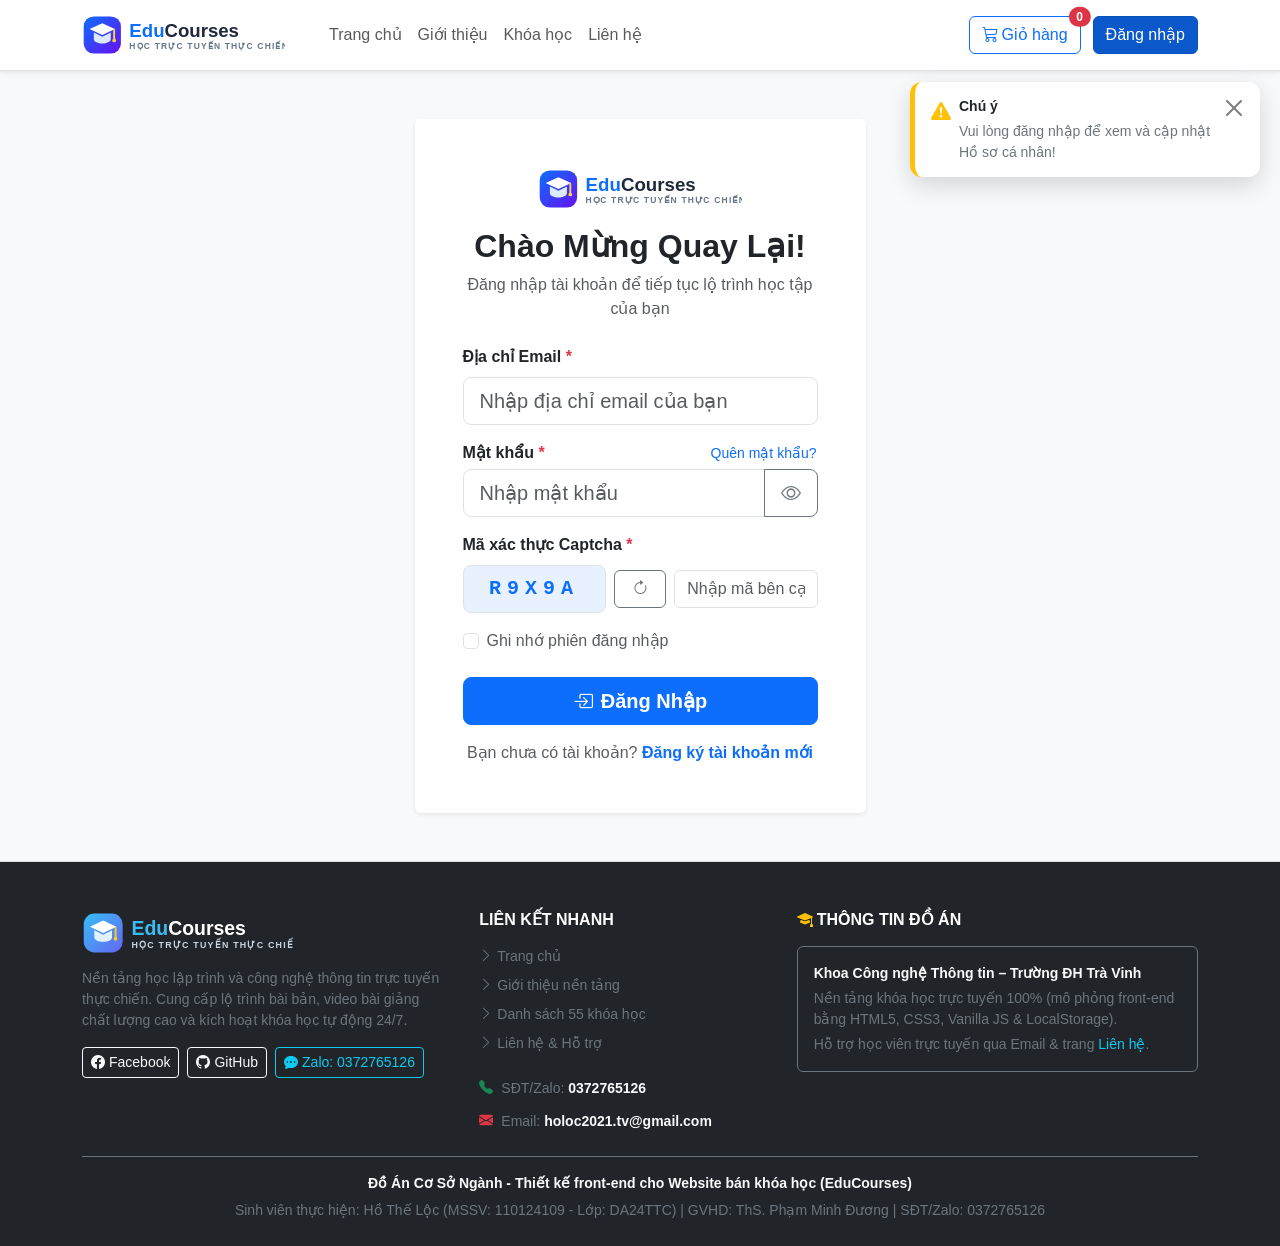
<file: src/profile.html>
<!DOCTYPE html>
<html lang="vi">
<head>
    <meta charset="UTF-8">
    <meta name="viewport" content="width=device-width, initial-scale=1.0">
    <title>Hồ Sơ Cá Nhân - EduCourses</title>
    <link href="https://cdn.jsdelivr.net/npm/bootstrap@5.3.3/dist/css/bootstrap.min.css" rel="stylesheet">
    <link href="https://cdn.jsdelivr.net/npm/bootstrap-icons@1.11.3/font/bootstrap-icons.min.css" rel="stylesheet">
    <link rel="stylesheet" href="css/style.css">
</head>
<body class="bg-light">

    <header>
        <nav class="navbar navbar-expand-lg navbar-light bg-white border-bottom sticky-top shadow-sm">
            <div class="container thanh-menu-dau-trang">
                <a class="navbar-brand d-flex align-items-center" href="index.html">
                    <img src="assets/images/logo.svg" alt="EduCourses Logo" class="anh-logo-thuong-hieu">
                </a>
                <button class="navbar-toggler" type="button" data-bs-toggle="collapse" data-bs-target="#thanh-menu-chinh" aria-label="Mở menu">
                    <i class="navbar-toggler-icon d-inline-block"></i>
                </button>
                <div class="collapse navbar-collapse" id="thanh-menu-chinh">
                    <ul class="navbar-nav me-auto mb-2 mb-lg-0">
                        <li class="nav-item">
                            <a class="nav-link" href="index.html">Trang chủ</a>
                        </li>
                        <li class="nav-item">
                            <a class="nav-link" href="about.html">Giới thiệu</a>
                        </li>
                        <li class="nav-item">
                            <a class="nav-link" href="courses.html">Khóa học</a>
                        </li>
                        <li class="nav-item">
                            <a class="nav-link" href="contact.html">Liên hệ</a>
                        </li>
                    </ul>
                    <div class="nhom-nut-menu-phai">
                        <a href="cart.html" class="btn btn-outline-primary position-relative">
                            <i class="bi bi-cart3 me-1"></i>Giỏ hàng
                            <strong id="so-luong-gio-hang" class="badge bg-danger rounded-pill position-absolute top-0 start-100 translate-middle">0</strong>
                        </a>
                        <a href="login.html" class="btn btn-primary">Đăng nhập</a>
                    </div>
                </div>
            </div>
        </nav>
    </header>

    <main class="py-5">
        <div class="container">
            <nav aria-label="breadcrumb" class="mb-4">
                <ol class="breadcrumb">
                    <li class="breadcrumb-item"><a href="index.html" class="text-decoration-none">Trang chủ</a></li>
                    <li class="breadcrumb-item active fw-semibold" aria-current="page">Hồ sơ cá nhân</li>
                </ol>
            </nav>

            <!-- Dashboard Học viên: Bố cục CSS Grid (.luoi-bang-dieu-khien-hoc-vien) -->
            <div class="luoi-bang-dieu-khien-hoc-vien">
                <aside class="card border-0 shadow-sm text-center p-4 sticky-top thanh-ben-co-dinh">
                    <div class="mb-3">
                        <div id="chu-anh-dai-dien-ho-so" class="anh-dai-dien-tron mx-auto">HV</div>
                    </div>
                    <h4 id="ten-hien-thi-ho-so" class="fw-bold mb-1">Học Viên</h4>
                    <div id="email-hien-thi-ho-so" class="text-muted mb-2"></div>
                    <div class="mb-3">
                        <small id="nhan-vai-tro-ho-so" class="badge bg-primary-subtle text-primary px-3 py-2 fw-semibold">Học viên chính thức</small>
                    </div>
                    <hr>
                    <div class="luoi-thong-ke-ho-so">
                        <div>
                            <div id="thong-ke-don-hang-ho-so" class="fw-bold fs-5 text-primary">0</div>
                            <small class="text-muted">Đơn hàng</small>
                        </div>
                        <div class="border-start border-end">
                            <div id="thong-ke-khoa-hoc-ho-so" class="fw-bold fs-5 text-success">0</div>
                            <small class="text-muted">Khóa học</small>
                        </div>
                        <div>
                            <div id="thong-ke-yeu-thich-ho-so" class="fw-bold fs-5 text-danger">0</div>
                            <small class="text-muted">Yêu thích</small>
                        </div>
                    </div>
                    <div class="nhom-nut-khoa-hoc mt-4">
                        <a href="my-courses.html" class="btn btn-primary fw-semibold">
                            <i class="bi bi-journal-check me-2"></i>Vào Khóa Học Của Tôi
                        </a>
                        <a href="courses.html" class="btn btn-outline-secondary fw-semibold">
                            <i class="bi bi-search me-2"></i>Tìm Thêm Khóa Học
                        </a>
                    </div>
                </aside>

                <div>
                    <section class="card border-0 shadow-sm mb-4">
                        <div class="card-body p-4">
                            <h4 class="fw-bold mb-4"><i class="bi bi-person-gear text-primary me-2"></i>Cập Nhật Thông Tin Hồ Sơ</h4>
                            <form id="bieu-mau-cap-nhat-ho-so">
                                <div class="row g-3 mb-3">
                                    <div class="col-md-6">
                                        <label for="ho-ten-ho-so" class="form-label fw-semibold">Họ và tên <div class="text-danger d-inline-block">*</div></label>
                                        <input type="text" class="form-control" id="ho-ten-ho-so" required>
                                    </div>
                                    <div class="col-md-6">
                                        <label for="email-ho-so" class="form-label fw-semibold">Địa chỉ Email (Tên đăng nhập)</label>
                                        <input type="email" class="form-control bg-light" id="email-ho-so" readonly>
                                    </div>
                                </div>

                                <div class="row g-3 mb-3">
                                    <div class="col-md-6">
                                        <label for="so-dien-thoai-ho-so" class="form-label fw-semibold">Số điện thoại <div class="text-danger d-inline-block">*</div></label>
                                        <input type="tel" class="form-control" id="so-dien-thoai-ho-so" minlength="10" maxlength="10" pattern="[0-9]{10}" required>
                                    </div>
                                    <div class="col-md-6">
                                        <label for="dia-chi-ho-so" class="form-label fw-semibold">Địa chỉ liên hệ</label>
                                        <input type="text" class="form-control" id="dia-chi-ho-so" placeholder="Nhập địa chỉ của bạn">
                                    </div>
                                </div>

                                <hr class="my-4">
                                <h5 class="fw-bold mb-3"><i class="bi bi-shield-lock text-warning me-2"></i>Đổi Mật Khẩu Mới (Tùy chọn)</h5>
                                <div class="row g-3 mb-4">
                                    <div class="col-md-6">
                                        <label for="mat-khau-moi-ho-so" class="form-label fw-semibold">Mật khẩu mới</label>
                                        <input type="password" class="form-control" id="mat-khau-moi-ho-so" placeholder="Bỏ trống nếu giữ nguyên mật khẩu cũ">
                                    </div>
                                    <div class="col-md-6">
                                        <label for="xac-nhan-mat-khau-moi-ho-so" class="form-label fw-semibold">Xác nhận mật khẩu mới</label>
                                        <input type="password" class="form-control" id="xac-nhan-mat-khau-moi-ho-so" placeholder="Nhập lại mật khẩu mới">
                                    </div>
                                </div>

                                <button type="submit" class="btn btn-primary px-4 fw-bold">
                                    <i class="bi bi-save me-2"></i>Lưu Thay Đổi Hồ Sơ
                                </button>
                            </form>
                        </div>
                    </section>

                    <section class="card border-0 shadow-sm">
                        <div class="card-body p-4">
                            <h4 class="fw-bold mb-3"><i class="bi bi-heart-fill text-danger me-2"></i>Danh Sách Khóa Học Yêu Thích Của Bạn</h4>
                            <div id="danh-sach-yeu-thich-ho-so" class="luoi-khoa-hoc-nho"></div>
                        </div>
                    </section>
                </div>
            </div>
        </div>
    </main>

    <footer class="bg-dark text-light pt-5 pb-4 mt-auto border-top">
        <div class="container">
            <div class="bo-cuc-chan-trang pb-4 border-bottom border-secondary">
                <section class="cot-thuong-hieu-chan-trang">
                    <a href="index.html" class="d-inline-block">
                        <img src="assets/images/logo-light.svg" alt="EduCourses Logo" class="anh-logo-chan-trang">
                    </a>
                    <p class="text-secondary small mb-1">
                        Nền tảng học lập trình và công nghệ thông tin trực tuyến thực chiến. Cung cấp lộ trình bài bản, video bài giảng chất lượng cao và kích hoạt khóa học tự động 24/7.
                    </p>
                    <div class="nhom-mang-xa-hoi-chan-trang">
                        <a href="https://facebook.com" target="_blank" rel="noopener" class="btn btn-outline-light btn-sm" title="Facebook">
                            <i class="bi bi-facebook me-1"></i>Facebook
                        </a>
                        <a href="https://github.com" target="_blank" rel="noopener" class="btn btn-outline-light btn-sm" title="GitHub">
                            <i class="bi bi-github me-1"></i>GitHub
                        </a>
                        <a href="https://zalo.me" target="_blank" rel="noopener" class="btn btn-outline-info btn-sm" title="Zalo: 0372765126">
                            <i class="bi bi-chat-dots-fill me-1"></i>Zalo: 0372765126
                        </a>
                    </div>
                </section>

                <nav class="cot-lien-ket-chan-trang" aria-label="Liên kết chân trang">
                    <h6 class="fw-bold text-white text-uppercase mb-2">Liên Kết Nhanh</h6>
                    <ul class="list-unstyled small mb-2">
                        <li class="mb-2"><a href="index.html" class="text-secondary text-decoration-none"><i class="bi bi-chevron-right me-1"></i>Trang chủ</a></li>
                        <li class="mb-2"><a href="about.html" class="text-secondary text-decoration-none"><i class="bi bi-chevron-right me-1"></i>Giới thiệu nền tảng</a></li>
                        <li class="mb-2"><a href="courses.html" class="text-secondary text-decoration-none"><i class="bi bi-chevron-right me-1"></i>Danh sách 55 khóa học</a></li>
                        <li class="mb-2"><a href="contact.html" class="text-secondary text-decoration-none"><i class="bi bi-chevron-right me-1"></i>Liên hệ & Hỗ trợ</a></li>
                    </ul>
                    <div class="small text-secondary mb-1">
                        <i class="bi bi-telephone-fill text-success me-2"></i>SĐT/Zalo: <a href="https://zalo.me" target="_blank" rel="noopener" class="text-light fw-semibold text-decoration-none">0372765126</a>
                    </div>
                    <div class="small text-secondary">
                        <i class="bi bi-envelope-fill text-danger me-2"></i>Email: <a href="mailto:holoc2021.tv@gmail.com" class="text-light fw-semibold text-decoration-none">holoc2021.tv@gmail.com</a>
                    </div>
                </nav>

                <aside class="cot-ban-do-chan-trang">
                    <div class="d-flex justify-content-between align-items-center mb-2">
                        <h6 class="fw-bold text-white text-uppercase mb-0"><i class="bi bi-mortarboard-fill text-warning me-1"></i>Thông Tin Đồ Án</h6>
                        
                    </div>
                    <div class="p-3 rounded border border-secondary bg-dark text-secondary small">
                        <div class="text-light fw-semibold mb-1">Khoa Công nghệ Thông tin – Trường ĐH Trà Vinh</div>
                        <div class="mb-1">Nền tảng khóa học trực tuyến 100% (mô phỏng front-end bằng HTML5, CSS3, Vanilla JS &amp; LocalStorage).</div>
                        <div>Hỗ trợ học viên trực tuyến qua Email &amp; trang <a href="contact.html" class="text-info text-decoration-none">Liên hệ</a>.</div>
                    </div>
                </aside>
            </div>

            <div class="text-center pt-3">
                <p class="mb-1 fw-semibold small text-light">Đồ Án Cơ Sở Ngành - Thiết kế front-end cho Website bán khóa học (EduCourses)</p>
                <small class="text-secondary">Sinh viên thực hiện: Hồ Thế Lộc (MSSV: 110124109 - Lớp: DA24TTC) | GVHD: ThS. Phạm Minh Đương | SĐT/Zalo: 0372765126</small>
            </div>
        </div>
    </footer>

    <script src="https://cdn.jsdelivr.net/npm/bootstrap@5.3.3/dist/js/bootstrap.bundle.min.js"></script>
    <script src="js/storage.js"></script>
    <script src="js/data.js"></script>
    <script src="js/auth.js"></script>
    <script src="js/profile.js"></script>
</body>
</html>
</file>
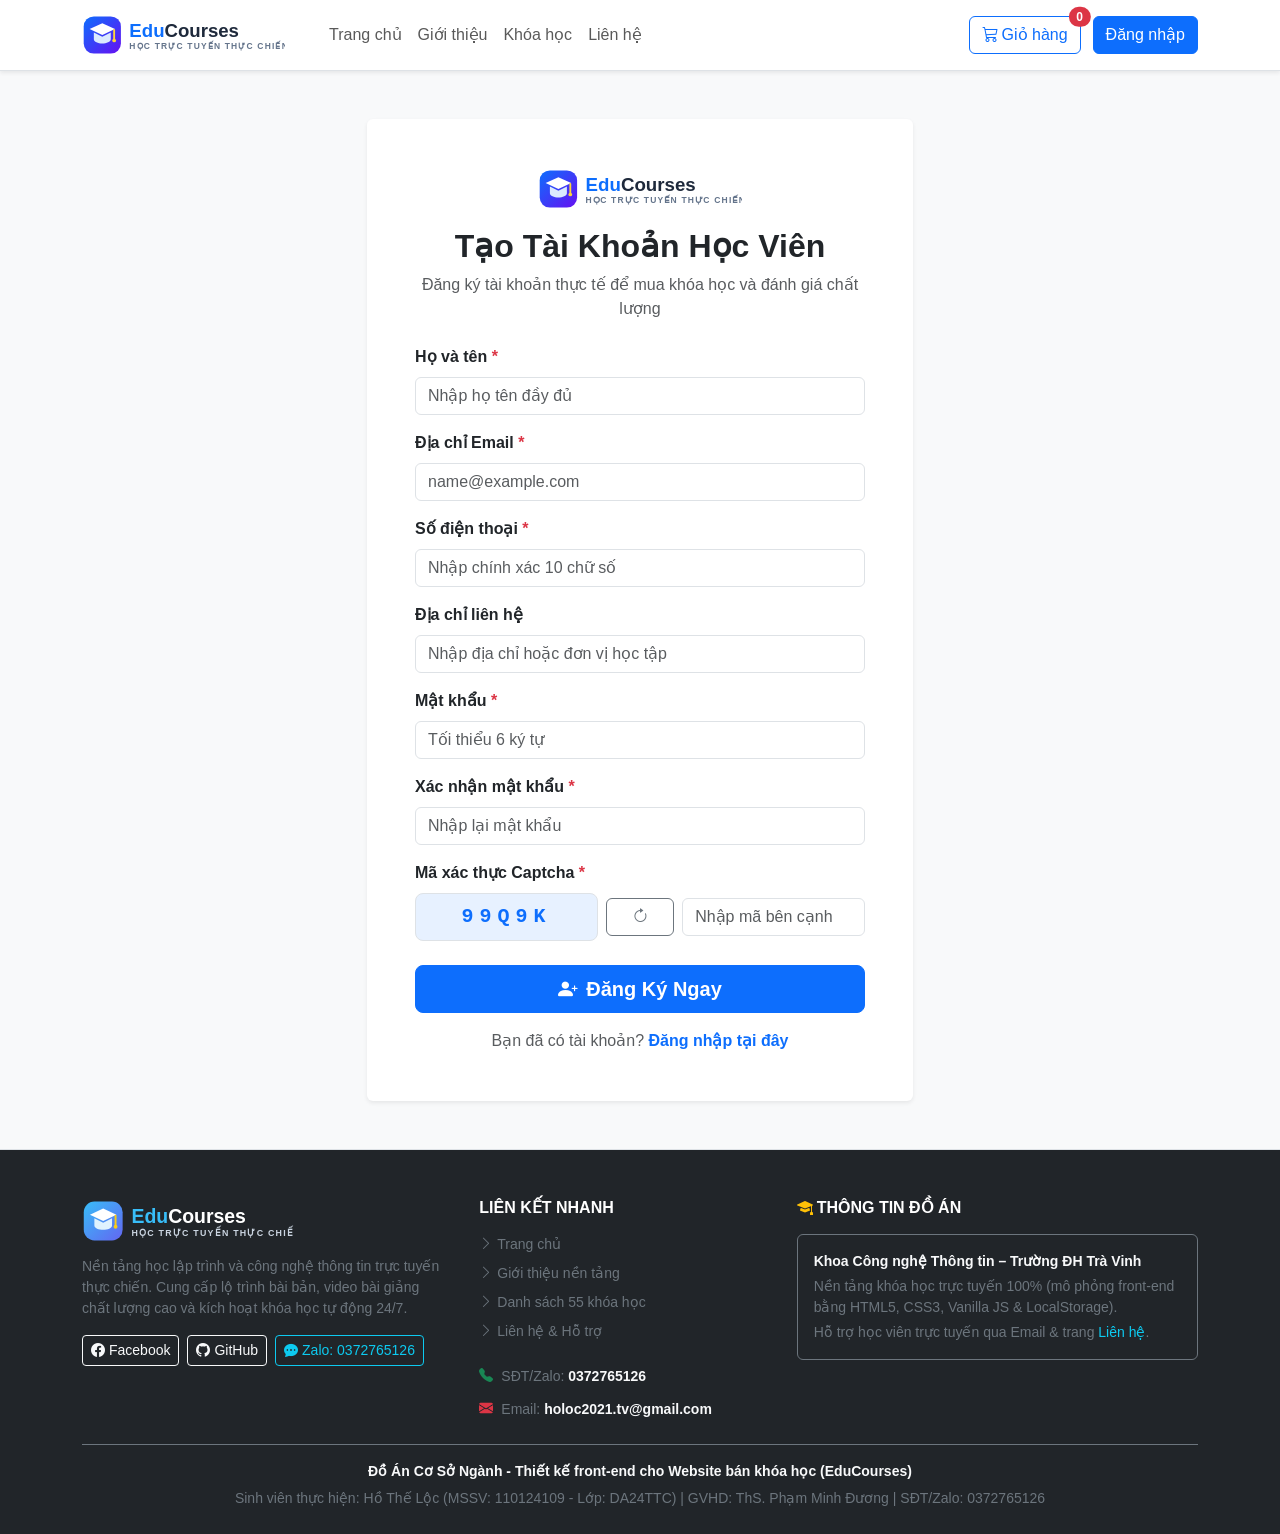
<file: src/register.html>
<!DOCTYPE html>
<html lang="vi">
<head>
    <meta charset="UTF-8">
    <meta name="viewport" content="width=device-width, initial-scale=1.0">
    <title>Đăng Ký Tài Khoản - EduCourses</title>
    <link href="https://cdn.jsdelivr.net/npm/bootstrap@5.3.3/dist/css/bootstrap.min.css" rel="stylesheet">
    <link href="https://cdn.jsdelivr.net/npm/bootstrap-icons@1.11.3/font/bootstrap-icons.min.css" rel="stylesheet">
    <link rel="stylesheet" href="css/style.css">
</head>
<body class="bg-light">

    <header>
        <nav class="navbar navbar-expand-lg navbar-light bg-white border-bottom sticky-top shadow-sm">
            <div class="container thanh-menu-dau-trang">
                <a class="navbar-brand d-flex align-items-center" href="index.html">
                    <img src="assets/images/logo.svg" alt="EduCourses Logo" class="anh-logo-thuong-hieu">
                </a>
                <button class="navbar-toggler" type="button" data-bs-toggle="collapse" data-bs-target="#thanh-menu-chinh" aria-label="Mở menu">
                    <i class="navbar-toggler-icon d-inline-block"></i>
                </button>
                <div class="collapse navbar-collapse" id="thanh-menu-chinh">
                    <ul class="navbar-nav me-auto mb-2 mb-lg-0">
                        <li class="nav-item">
                            <a class="nav-link" href="index.html">Trang chủ</a>
                        </li>
                        <li class="nav-item">
                            <a class="nav-link" href="about.html">Giới thiệu</a>
                        </li>
                        <li class="nav-item">
                            <a class="nav-link" href="courses.html">Khóa học</a>
                        </li>
                        <li class="nav-item">
                            <a class="nav-link" href="contact.html">Liên hệ</a>
                        </li>
                    </ul>
                    <div class="nhom-nut-menu-phai">
                        <a href="cart.html" class="btn btn-outline-primary position-relative">
                            <i class="bi bi-cart3 me-1"></i>Giỏ hàng
                            <strong id="so-luong-gio-hang" class="badge bg-danger rounded-pill position-absolute top-0 start-100 translate-middle">0</strong>
                        </a>
                        <a href="login.html" class="btn btn-primary">Đăng nhập</a>
                    </div>
                </div>
            </div>
        </nav>
    </header>

    <main class="py-5">
        <div class="container">
            <div class="row justify-content-center">
                <div class="col-lg-6 col-md-8">
                    <section class="card border-0 shadow-sm">
                        <div class="card-body p-5">
                            <div class="text-center mb-4">
                                <img src="assets/images/logo.svg" alt="EduCourses Logo" class="anh-logo-thuong-hieu mb-3">
                                <h2 class="fw-bold">Tạo Tài Khoản Học Viên</h2>
                                <p class="text-muted">Đăng ký tài khoản thực tế để mua khóa học và đánh giá chất lượng</p>
                            </div>

                            <form id="bieu-mau-dang-ky">
                                <div class="mb-3">
                                    <label for="ho-ten-dang-ky" class="form-label fw-semibold">Họ và tên <div class="text-danger d-inline-block">*</div></label>
                                    <input type="text" class="form-control" id="ho-ten-dang-ky" placeholder="Nhập họ tên đầy đủ" required>
                                </div>
                                
                                <div class="mb-3">
                                    <label for="email-dang-ky" class="form-label fw-semibold">Địa chỉ Email <div class="text-danger d-inline-block">*</div></label>
                                    <input type="email" class="form-control" id="email-dang-ky" placeholder="name@example.com" required>
                                </div>

                                <div class="mb-3">
                                    <label for="so-dien-thoai-dang-ky" class="form-label fw-semibold">Số điện thoại <div class="text-danger d-inline-block">*</div></label>
                                    <input type="tel" class="form-control" id="so-dien-thoai-dang-ky" placeholder="Nhập chính xác 10 chữ số" minlength="10" maxlength="10" pattern="[0-9]{10}" required>
                                </div>

                                <div class="mb-3">
                                    <label for="dia-chi-dang-ky" class="form-label fw-semibold">Địa chỉ liên hệ</label>
                                    <input type="text" class="form-control" id="dia-chi-dang-ky" placeholder="Nhập địa chỉ hoặc đơn vị học tập">
                                </div>

                                <div class="mb-3">
                                    <label for="mat-khau-dang-ky" class="form-label fw-semibold">Mật khẩu <div class="text-danger d-inline-block">*</div></label>
                                    <input type="password" class="form-control" id="mat-khau-dang-ky" placeholder="Tối thiểu 6 ký tự" minlength="6" required>
                                </div>

                                <div class="mb-3">
                                    <label for="xac-nhan-mat-khau-dang-ky" class="form-label fw-semibold">Xác nhận mật khẩu <div class="text-danger d-inline-block">*</div></label>
                                    <input type="password" class="form-control" id="xac-nhan-mat-khau-dang-ky" placeholder="Nhập lại mật khẩu" minlength="6" required>
                                </div>

                                <div class="mb-4">
                                    <label for="o-nhap-ma-xac-thuc-dang-ky" class="form-label fw-semibold">Mã xác thực Captcha <div class="text-danger d-inline-block">*</div></label>
                                    <div class="row g-2 align-items-center">
                                        <div class="col-5">
                                            <div id="hien-thi-ma-xac-thuc-dang-ky" class="p-2 text-center fw-bold fs-5 border hop-ma-xac-thuc">TVU26</div>
                                        </div>
                                        <div class="col-2 text-center">
                                            <button type="button" id="nut-doi-ma-xac-thuc-dang-ky" class="btn btn-outline-secondary w-100" title="Đổi mã Captcha khác">
                                                <i class="bi bi-arrow-clockwise"></i>
                                            </button>
                                        </div>
                                        <div class="col-5">
                                            <input type="text" class="form-control" id="o-nhap-ma-xac-thuc-dang-ky" placeholder="Nhập mã bên cạnh" required>
                                        </div>
                                    </div>
                                </div>

                                <button type="submit" class="btn btn-primary btn-lg w-100 fw-bold mb-3">
                                    <i class="bi bi-person-plus-fill me-2"></i>Đăng Ký Ngay
                                </button>

                                <div class="text-center text-muted">
                                    Bạn đã có tài khoản? <a href="login.html" class="text-decoration-none fw-semibold">Đăng nhập tại đây</a>
                                </div>
                            </form>
                        </div>
                    </section>
                </div>
            </div>
        </div>
    </main>

    <footer class="bg-dark text-light pt-5 pb-4 mt-auto border-top">
        <div class="container">
            <div class="bo-cuc-chan-trang pb-4 border-bottom border-secondary">
                <section class="cot-thuong-hieu-chan-trang">
                    <a href="index.html" class="d-inline-block">
                        <img src="assets/images/logo-light.svg" alt="EduCourses Logo" class="anh-logo-chan-trang">
                    </a>
                    <p class="text-secondary small mb-1">
                        Nền tảng học lập trình và công nghệ thông tin trực tuyến thực chiến. Cung cấp lộ trình bài bản, video bài giảng chất lượng cao và kích hoạt khóa học tự động 24/7.
                    </p>
                    <div class="nhom-mang-xa-hoi-chan-trang">
                        <a href="https://facebook.com" target="_blank" rel="noopener" class="btn btn-outline-light btn-sm" title="Facebook">
                            <i class="bi bi-facebook me-1"></i>Facebook
                        </a>
                        <a href="https://github.com" target="_blank" rel="noopener" class="btn btn-outline-light btn-sm" title="GitHub">
                            <i class="bi bi-github me-1"></i>GitHub
                        </a>
                        <a href="https://zalo.me" target="_blank" rel="noopener" class="btn btn-outline-info btn-sm" title="Zalo: 0372765126">
                            <i class="bi bi-chat-dots-fill me-1"></i>Zalo: 0372765126
                        </a>
                    </div>
                </section>

                <nav class="cot-lien-ket-chan-trang" aria-label="Liên kết chân trang">
                    <h6 class="fw-bold text-white text-uppercase mb-2">Liên Kết Nhanh</h6>
                    <ul class="list-unstyled small mb-2">
                        <li class="mb-2"><a href="index.html" class="text-secondary text-decoration-none"><i class="bi bi-chevron-right me-1"></i>Trang chủ</a></li>
                        <li class="mb-2"><a href="about.html" class="text-secondary text-decoration-none"><i class="bi bi-chevron-right me-1"></i>Giới thiệu nền tảng</a></li>
                        <li class="mb-2"><a href="courses.html" class="text-secondary text-decoration-none"><i class="bi bi-chevron-right me-1"></i>Danh sách 55 khóa học</a></li>
                        <li class="mb-2"><a href="contact.html" class="text-secondary text-decoration-none"><i class="bi bi-chevron-right me-1"></i>Liên hệ & Hỗ trợ</a></li>
                    </ul>
                    <div class="small text-secondary mb-1">
                        <i class="bi bi-telephone-fill text-success me-2"></i>SĐT/Zalo: <a href="https://zalo.me" target="_blank" rel="noopener" class="text-light fw-semibold text-decoration-none">0372765126</a>
                    </div>
                    <div class="small text-secondary">
                        <i class="bi bi-envelope-fill text-danger me-2"></i>Email: <a href="mailto:holoc2021.tv@gmail.com" class="text-light fw-semibold text-decoration-none">holoc2021.tv@gmail.com</a>
                    </div>
                </nav>

                <aside class="cot-ban-do-chan-trang">
                    <div class="d-flex justify-content-between align-items-center mb-2">
                        <h6 class="fw-bold text-white text-uppercase mb-0"><i class="bi bi-mortarboard-fill text-warning me-1"></i>Thông Tin Đồ Án</h6>
                        
                    </div>
                    <div class="p-3 rounded border border-secondary bg-dark text-secondary small">
                        <div class="text-light fw-semibold mb-1">Khoa Công nghệ Thông tin – Trường ĐH Trà Vinh</div>
                        <div class="mb-1">Nền tảng khóa học trực tuyến 100% (mô phỏng front-end bằng HTML5, CSS3, Vanilla JS &amp; LocalStorage).</div>
                        <div>Hỗ trợ học viên trực tuyến qua Email &amp; trang <a href="contact.html" class="text-info text-decoration-none">Liên hệ</a>.</div>
                    </div>
                </aside>
            </div>

            <div class="text-center pt-3">
                <p class="mb-1 fw-semibold small text-light">Đồ Án Cơ Sở Ngành - Thiết kế front-end cho Website bán khóa học (EduCourses)</p>
                <small class="text-secondary">Sinh viên thực hiện: Hồ Thế Lộc (MSSV: 110124109 - Lớp: DA24TTC) | GVHD: ThS. Phạm Minh Đương | SĐT/Zalo: 0372765126</small>
            </div>
        </div>
    </footer>

    <script src="https://cdn.jsdelivr.net/npm/bootstrap@5.3.3/dist/js/bootstrap.bundle.min.js"></script>
    <script src="js/storage.js"></script>
    <script src="js/data.js"></script>
    <script src="js/auth.js"></script>
    <script src="js/register.js"></script>
</body>
</html>
</file>
<file: src/css/style.css>
/* FILE: src/css/style.css */
/* ==========================================================================
   1. HE THONG BIEN CSS TOAN CUC (CSS VARIABLES)
   ========================================================================== */
:root {
    --primary-color: #0d6efd;
    --primary-hover: #0b5ed7;
    --primary-light: #e7f1ff;
    --secondary-color: #6c757d;
    --accent-color: #dc3545;
    --success-color: #198754;
    --warning-color: #ffc107;
    --info-color: #0dcaf0;
    --dark-bg: #212529;
    --light-bg: #f8f9fa;
    --surface-bg: #ffffff;
    --text-main: #212529;
    --text-muted: #6c757d;
    --border-color: #dee2e6;
    --font-family-base: 'Segoe UI', Tahoma, Geneva, Verdana, sans-serif;
    --card-radius: 12px;
    --btn-radius: 8px;
    --gap-xs: 0.5rem;
    --gap-sm: 0.75rem;
    --gap-md: 1.25rem;
    --gap-lg: 1.75rem;
    --gap-xl: 2.25rem;
    --shadow-sm: 0 2px 8px rgba(0, 0, 0, 0.06);
    --shadow-hover: 0 10px 24px rgba(13, 110, 253, 0.14);
    --transition-base: all 0.25s ease;
    --sticky-offset: 84px;
}

/* ==========================================================================
   2. CAU TRUC NEN TANG & CHONG TRAN NGANG (ANTI-OVERFLOW)
   ========================================================================== */
*,
*::before,
*::after {
    box-sizing: border-box;
}

html,
body {
    max-width: 100%;
    overflow-x: hidden;
}

body {
    font-family: var(--font-family-base);
    background-color: var(--light-bg);
    color: var(--text-main);
    display: flex;
    flex-direction: column;
    min-height: 100vh;
    margin: 0;
}

main {
    flex: 1;
}

img,
svg,
video,
iframe {
    max-width: 100%;
}

.nen-mau-chu-dao {
    background-color: var(--primary-color) !important;
}

.chu-mau-chu-dao {
    color: var(--primary-color) !important;
}

.vien-mau-chu-dao {
    border-color: var(--primary-color) !important;
}

.anh-logo-thuong-hieu {
    height: 44px;
    width: auto;
}

.anh-logo-chan-trang {
    height: 46px;
    width: auto;
}

.anh-banner-chinh {
    max-height: 340px;
    width: 100%;
    object-fit: contain;
}

/* ==========================================================================
   3. BO CUC FLEXBOX MOT CHIEU (HEADER, NAVBAR, CARD, FILTER, FOOTER)
   ========================================================================== */
/* Header & Navbar Flexbox */
.thanh-menu-dau-trang {
    display: flex;
    align-items: center;
    justify-content: space-between;
    gap: var(--gap-md);
}

.nhom-nut-menu-phai {
    display: flex;
    align-items: center;
    gap: var(--gap-sm);
    flex-wrap: wrap;
}

/* Hero Section Content & Buttons Flexbox */
.noi-dung-banner-chinh {
    display: flex;
    flex-direction: column;
    align-items: flex-start;
    justify-content: center;
    gap: var(--gap-sm);
}

.nhom-nut-banner-chinh {
    display: flex;
    flex-wrap: wrap;
    align-items: center;
    gap: var(--gap-sm);
}

/* Section Header Flexbox */
.tieu-de-khu-vuc-flex {
    display: flex;
    flex-wrap: wrap;
    justify-content: space-between;
    align-items: flex-end;
    gap: var(--gap-md);
    margin-bottom: 1.5rem;
}

/* Bo loc khoa hoc (Filter Sidebar Flexbox) */
.thanh-bo-loc-ben {
    border-radius: var(--card-radius);
    background-color: var(--surface-bg);
}

.nhom-bo-loc-flex {
    display: flex;
    flex-direction: column;
    gap: var(--gap-md);
}

.thanh-cong-cu-khoa-hoc {
    display: flex;
    flex-wrap: wrap;
    justify-content: space-between;
    align-items: center;
    gap: var(--gap-md);
    margin-bottom: 1.5rem;
}

/* The khoa hoc (Course Card Flexbox) */
.the-khoa-hoc {
    border-radius: var(--card-radius);
    background-color: var(--surface-bg);
    overflow: hidden;
    transition: var(--transition-base);
    display: flex;
    flex-direction: column;
    height: 100%;
}

.the-khoa-hoc:hover {
    transform: translateY(-5px);
    box-shadow: var(--shadow-hover) !important;
}

.the-khoa-hoc img,
.anh-the-khoa-hoc {
    height: 185px;
    width: 100%;
    object-fit: cover;
}

.than-the-khoa-hoc {
    display: flex;
    flex-direction: column;
    flex: 1;
    padding: 1.25rem;
    gap: 0.45rem;
}

.thong-tin-phu-khoa-hoc {
    display: flex;
    justify-content: space-between;
    align-items: center;
    gap: var(--gap-xs);
    flex-wrap: wrap;
}

.chan-the-khoa-hoc {
    margin-top: auto;
    padding-top: 0.75rem;
    border-top: 1px solid var(--border-color);
    display: flex;
    flex-direction: column;
    gap: 0.75rem;
}

.nhom-gia-khoa-hoc {
    display: flex;
    align-items: baseline;
    gap: var(--gap-xs);
    flex-wrap: wrap;
}

.nhom-nut-khoa-hoc {
    display: flex;
    flex-direction: column;
    gap: var(--gap-xs);
}

/* Footer Flexbox */
.bo-cuc-chan-trang {
    display: flex;
    flex-wrap: wrap;
    justify-content: space-between;
    align-items: flex-start;
    gap: var(--gap-xl);
}

.cot-thuong-hieu-chan-trang {
    flex: 1 1 300px;
    display: flex;
    flex-direction: column;
    gap: var(--gap-sm);
}

.cot-lien-ket-chan-trang {
    flex: 1 1 220px;
    display: flex;
    flex-direction: column;
    gap: var(--gap-xs);
}

.cot-ban-do-chan-trang {
    flex: 1 1 340px;
    display: flex;
    flex-direction: column;
    gap: var(--gap-xs);
}

.nhom-mang-xa-hoi-chan-trang {
    display: flex;
    flex-wrap: wrap;
    align-items: center;
    gap: var(--gap-xs);
}

/* ==========================================================================
   4. BO CUC CSS GRID HAI CHIEU (HERO, COURSES, DETAIL, DASHBOARD)
   ========================================================================== */
/* Hero Section Grid (2 cot tren Desktop) */
.luoi-banner-chinh {
    display: grid;
    grid-template-columns: minmax(0, 7fr) minmax(0, 5fr);
    gap: var(--gap-xl);
    align-items: center;
}

/* Danh muc chuyen nganh Grid */
.luoi-danh-muc {
    display: grid;
    grid-template-columns: repeat(auto-fit, minmax(195px, 1fr));
    gap: var(--gap-md);
}

.the-danh-muc {
    border-radius: var(--card-radius);
    transition: var(--transition-base);
    cursor: pointer;
    display: flex;
    flex-direction: column;
    align-items: center;
    justify-content: center;
    height: 100%;
}

.the-danh-muc:hover {
    background-color: var(--primary-light);
    border-color: var(--primary-color) !important;
}

/* Danh sach khoa hoc 4 cot tren Trang chu (Desktop: 4 cot) */
.khung-khoa-hoc-4 {
    display: grid;
    grid-template-columns: repeat(4, minmax(0, 1fr));
    gap: var(--gap-md);
}

/* Danh sach khoa hoc 3 cot tren Trang Khoa hoc & Khoa hoc cua toi (Desktop: 3 cot) */
.khung-khoa-hoc-3 {
    display: grid;
    grid-template-columns: repeat(3, minmax(0, 1fr));
    gap: var(--gap-md);
}

/* Luoi khoa hoc thu gon 2 cot (Yeu thich & Da xem gan day) */
.luoi-goi-y-ca-nhan {
    display: grid;
    grid-template-columns: repeat(2, minmax(0, 1fr));
    gap: var(--gap-xl);
}

.luoi-khoa-hoc-nho {
    display: grid;
    grid-template-columns: repeat(2, minmax(0, 1fr));
    gap: var(--gap-sm);
}

/* Bo cuc Trang Danh sach khoa hoc (Sidebar Bo loc + Luoi khoa hoc) */
.luoi-trang-khoa-hoc {
    display: grid;
    grid-template-columns: 280px minmax(0, 1fr);
    gap: var(--gap-lg);
    align-items: start;
}

/* Bo cuc Trang Chi tiet khoa hoc (Noi dung chinh + Tom tat dang ky) */
.luoi-chi-tiet-khoa-hoc {
    display: grid;
    grid-template-columns: minmax(0, 2fr) minmax(320px, 1fr);
    gap: var(--gap-lg);
    align-items: start;
}

/* Bo cuc Dashboard Hoc vien (Trang Ho so ca nhan) */
.luoi-bang-dieu-khien-hoc-vien {
    display: grid;
    grid-template-columns: 340px minmax(0, 1fr);
    gap: var(--gap-lg);
    align-items: start;
}

.luoi-thong-ke-ho-so {
    display: grid;
    grid-template-columns: repeat(3, minmax(0, 1fr));
    gap: var(--gap-xs);
    text-align: center;
}

/* Bo cuc Trang Quan tri (Admin Dashboard Grid) */
.luoi-chi-so-quan-tri {
    display: grid;
    grid-template-columns: repeat(4, minmax(0, 1fr));
    gap: var(--gap-md);
}

.luoi-phan-tich-quan-tri {
    display: grid;
    grid-template-columns: minmax(0, 5fr) minmax(0, 7fr);
    gap: var(--gap-md);
}

/* Bo cuc Trang Gioi thieu, Lien he, Gio hang & Thanh toan */
.luoi-gioi-thieu {
    display: grid;
    grid-template-columns: repeat(2, minmax(0, 1fr));
    gap: var(--gap-xl);
    align-items: center;
}

.luoi-gia-tri-cot-loi {
    display: grid;
    grid-template-columns: repeat(3, minmax(0, 1fr));
    gap: var(--gap-md);
}

.luoi-trang-lien-he {
    display: grid;
    grid-template-columns: minmax(0, 5fr) minmax(0, 7fr);
    gap: var(--gap-xl);
    align-items: stretch;
}

.luoi-trang-gio-hang {
    display: grid;
    grid-template-columns: minmax(0, 2fr) minmax(310px, 1fr);
    gap: var(--gap-lg);
    align-items: start;
}

.luoi-trang-thanh-toan {
    display: grid;
    grid-template-columns: minmax(0, 7fr) minmax(320px, 5fr);
    gap: var(--gap-xl);
    align-items: start;
}

/* ==========================================================================
   5. TIEN ICH GIAO DIEN, BAN DO, TOAST & DANH GIA SAO
   ========================================================================== */
.anh-bia-chi-tiet {
    max-height: 380px;
    object-fit: cover;
}

.bieu-tuong-gio-hang-trong,
.bieu-tuong-trang-thai-trong {
    font-size: 4rem;
}

.khung-tom-tat-co-dinh,
.thanh-ben-co-dinh {
    top: var(--sticky-offset);
}

.anh-san-pham-gio-hang {
    width: 72px;
    height: 52px;
    object-fit: cover;
}

.anh-san-pham-thanh-toan,
.anh-thu-nho-quan-tri {
    width: 60px;
    height: 45px;
    object-fit: cover;
}

.ten-san-pham-thanh-toan {
    max-width: 190px;
}

.khung-nhung-ban-do {
    border: 0;
    width: 100%;
    height: 100%;
}

.khung-ban-do-chan-trang {
    height: 160px;
    border-radius: var(--card-radius);
    overflow: hidden;
}

.anh-ma-qr-thanh-toan {
    max-width: 220px;
    border-radius: var(--card-radius);
}

.hop-ma-xac-thuc {
    letter-spacing: 6px;
    font-family: 'Courier New', Courier, monospace;
    background-color: var(--primary-light);
    color: var(--primary-color);
    user-select: none;
    border-radius: var(--btn-radius);
}

.khung-thong-bao-noi {
    position: fixed;
    top: 82px;
    right: 20px;
    z-index: 1090;
    width: 350px;
    max-width: 92vw;
}

.muc-thong-bao-noi {
    background-color: var(--surface-bg);
    border-radius: var(--card-radius);
    box-shadow: 0 8px 24px rgba(0, 0, 0, 0.15);
    border-left: 5px solid var(--primary-color);
    padding: 14px 16px;
    margin-bottom: 12px;
    transition: var(--transition-base);
}

.thong-bao-thanh-cong { border-left-color: var(--success-color); }
.thong-bao-loi  { border-left-color: var(--accent-color); }
.thong-bao-canh-bao { border-left-color: var(--warning-color); }
.thong-bao-thong-tin    { border-left-color: var(--info-color); }

.nut-chon-sao-danh-gia {
    background: transparent;
    border: none;
    font-size: 1.75rem;
    padding: 0 4px;
    cursor: pointer;
    transition: var(--transition-base);
}

.nut-chon-sao-danh-gia:hover {
    transform: scale(1.15);
}

.anh-dai-dien-tron {
    width: 90px;
    height: 90px;
    border-radius: 50%;
    background-color: var(--primary-light);
    color: var(--primary-color);
    display: inline-flex;
    align-items: center;
    justify-content: center;
    font-size: 2.5rem;
    font-weight: 700;
}

.the-thong-ke {
    border-radius: var(--card-radius);
    transition: var(--transition-base);
}

.the-thong-ke:hover {
    transform: translateY(-3px);
}

.thanh-tab-quan-tri {
    display: flex;
    flex-wrap: wrap;
    gap: var(--gap-xs);
}

.thanh-tab-quan-tri .nav-link {
    border-radius: var(--btn-radius);
    color: var(--text-main);
    font-weight: 600;
    padding: 0.75rem 1rem;
    transition: var(--transition-base);
}

.thanh-tab-quan-tri .nav-link.active {
    background-color: var(--primary-color);
    color: var(--surface-bg);
}

.thanh-tien-trinh-mong {
    height: 10px;
}

.thanh-tien-trinh-0   { width: 0%; }
.thanh-tien-trinh-10  { width: 10%; }
.thanh-tien-trinh-20  { width: 20%; }
.thanh-tien-trinh-25  { width: 25%; }
.thanh-tien-trinh-30  { width: 30%; }
.thanh-tien-trinh-40  { width: 40%; }
.thanh-tien-trinh-50  { width: 50%; }
.thanh-tien-trinh-60  { width: 60%; }
.thanh-tien-trinh-70  { width: 70%; }
.thanh-tien-trinh-75  { width: 75%; }
.thanh-tien-trinh-80  { width: 80%; }
.thanh-tien-trinh-90  { width: 90%; }
.thanh-tien-trinh-100 { width: 100%; }

.chu-can-deu {
    text-align: justify;
}

/* ==========================================================================
   6. QUY CHUAN RESPONSIVE DA THIET BI (CSS MEDIA QUERIES)
   ========================================================================== */
/* Man hinh Laptop nho (< 1200px): Danh sach 4 cot chuyen sang 3 cot */
@media (max-width: 1199.98px) {
    .khung-khoa-hoc-4 {
        grid-template-columns: repeat(3, minmax(0, 1fr));
    }

    .luoi-chi-so-quan-tri {
        grid-template-columns: repeat(2, minmax(0, 1fr));
    }
}

/* Man hinh Tablet (768px - 991.98px): Danh sach khoa hoc 2 cot, thu gon Sidebar */
@media (max-width: 991.98px) {
    .luoi-banner-chinh,
    .luoi-trang-khoa-hoc,
    .luoi-chi-tiet-khoa-hoc,
    .luoi-bang-dieu-khien-hoc-vien,
    .luoi-phan-tich-quan-tri,
    .luoi-gioi-thieu,
    .luoi-trang-lien-he,
    .luoi-trang-gio-hang,
    .luoi-trang-thanh-toan,
    .luoi-goi-y-ca-nhan {
        grid-template-columns: minmax(0, 1fr);
    }

    .khung-khoa-hoc-4,
    .khung-khoa-hoc-3,
    .luoi-gia-tri-cot-loi {
        grid-template-columns: repeat(2, minmax(0, 1fr));
    }

    .noi-dung-banner-chinh {
        align-items: center;
        text-align: center;
    }

    .nhom-nut-banner-chinh {
        justify-content: center;
    }

    .khung-tom-tat-co-dinh,
    .thanh-ben-co-dinh {
        position: static !important;
    }
}

/* Man hinh Dien thoai Mobile (< 768px): Danh sach khoa hoc 1 cot, chong tran tuyet doi */
@media (max-width: 767.98px) {
    .anh-logo-thuong-hieu {
        height: 34px;
    }

    .thanh-menu-dau-trang {
        gap: 8px;
    }

    .nhom-nut-menu-phai {
        flex-wrap: wrap;
    }

    .khung-khoa-hoc-4,
    .khung-khoa-hoc-3,
    .luoi-khoa-hoc-nho,
    .luoi-chi-so-quan-tri,
    .luoi-gia-tri-cot-loi,
    .luoi-danh-muc {
        grid-template-columns: minmax(0, 1fr);
    }

    .tieu-de-khu-vuc-flex,
    .thanh-cong-cu-khoa-hoc {
        flex-direction: column;
        align-items: stretch;
    }

    .khung-thong-bao-noi {
        right: 12px;
        left: 12px;
        width: auto;
    }
}

@media print {
    header, nav, footer, .navbar, .btn, .modal-header .btn-close, .modal-footer {
        display: none !important;
    }
    body * {
        visibility: hidden;
    }
    #hop-thoai-chung-nhan, #hop-thoai-chung-nhan * {
        visibility: visible;
    }
    #hop-thoai-chung-nhan {
        position: static;
        display: block;
    }
}
</file>
